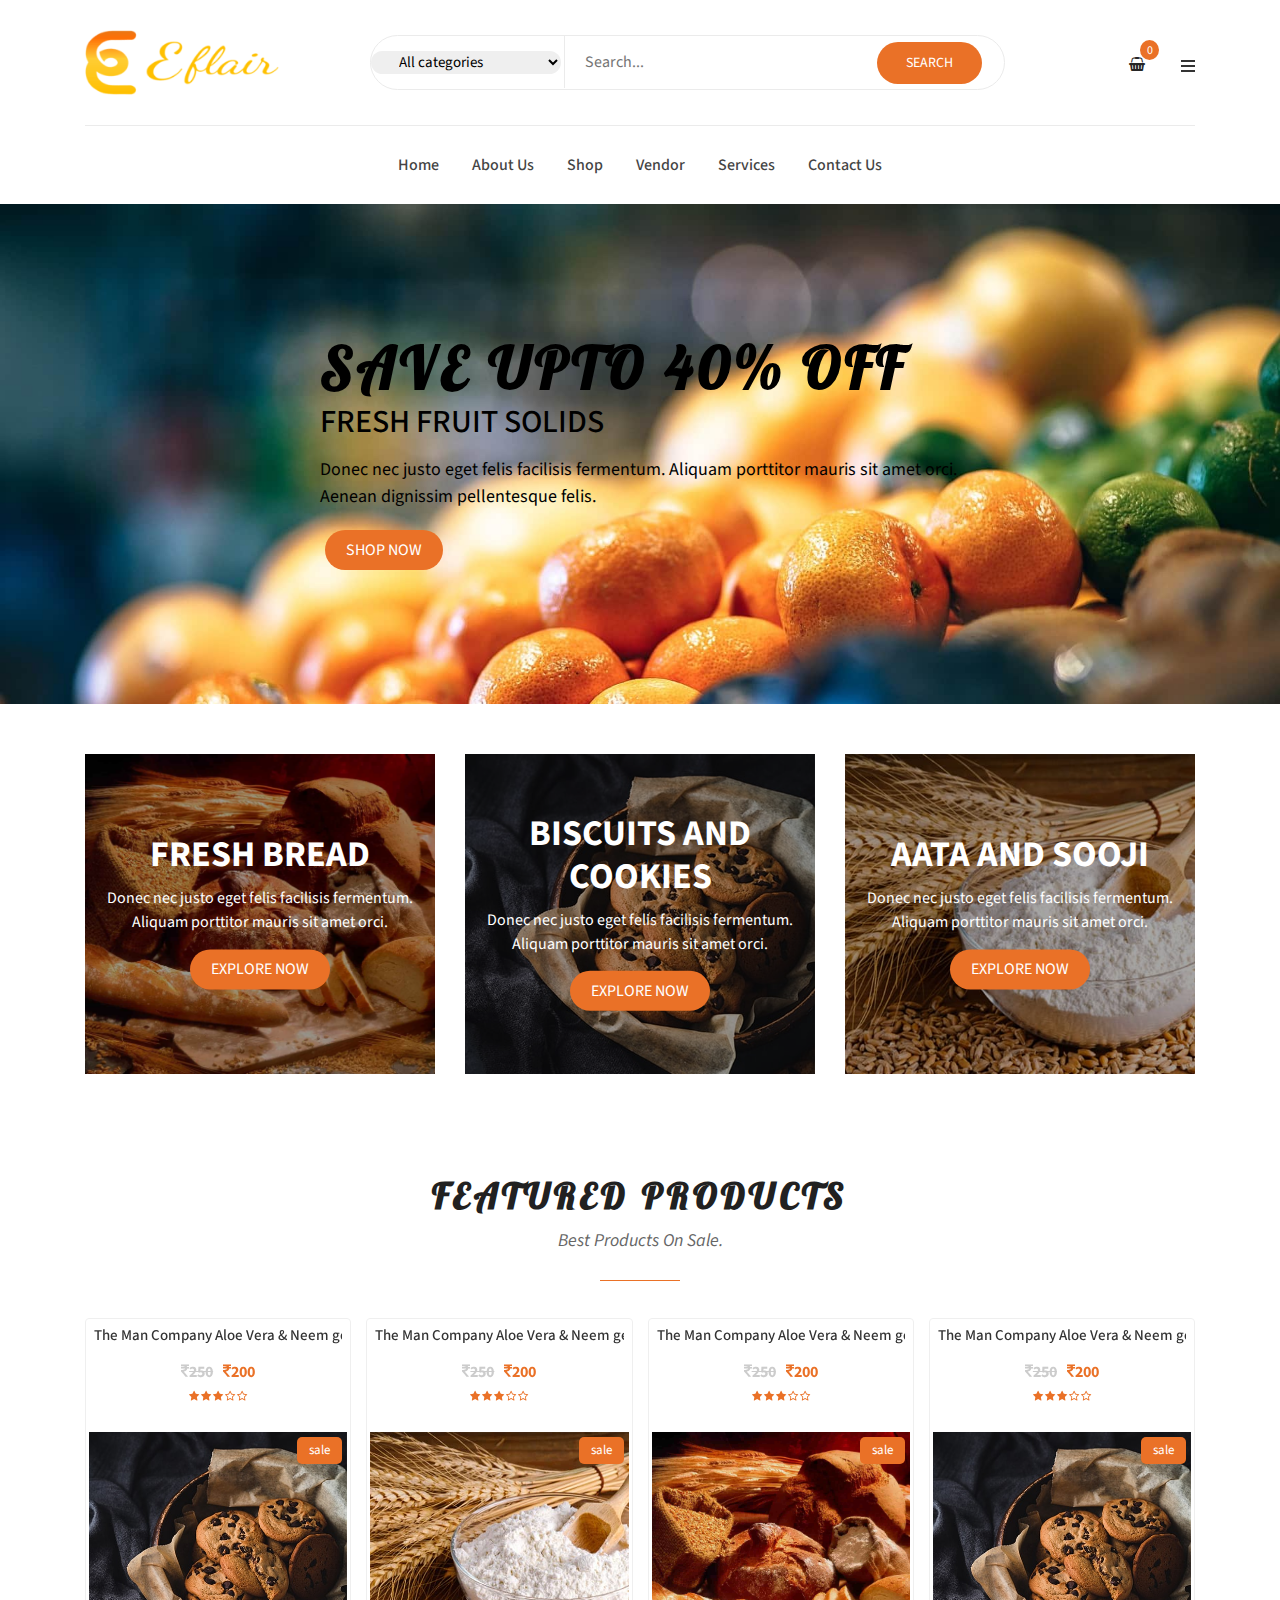
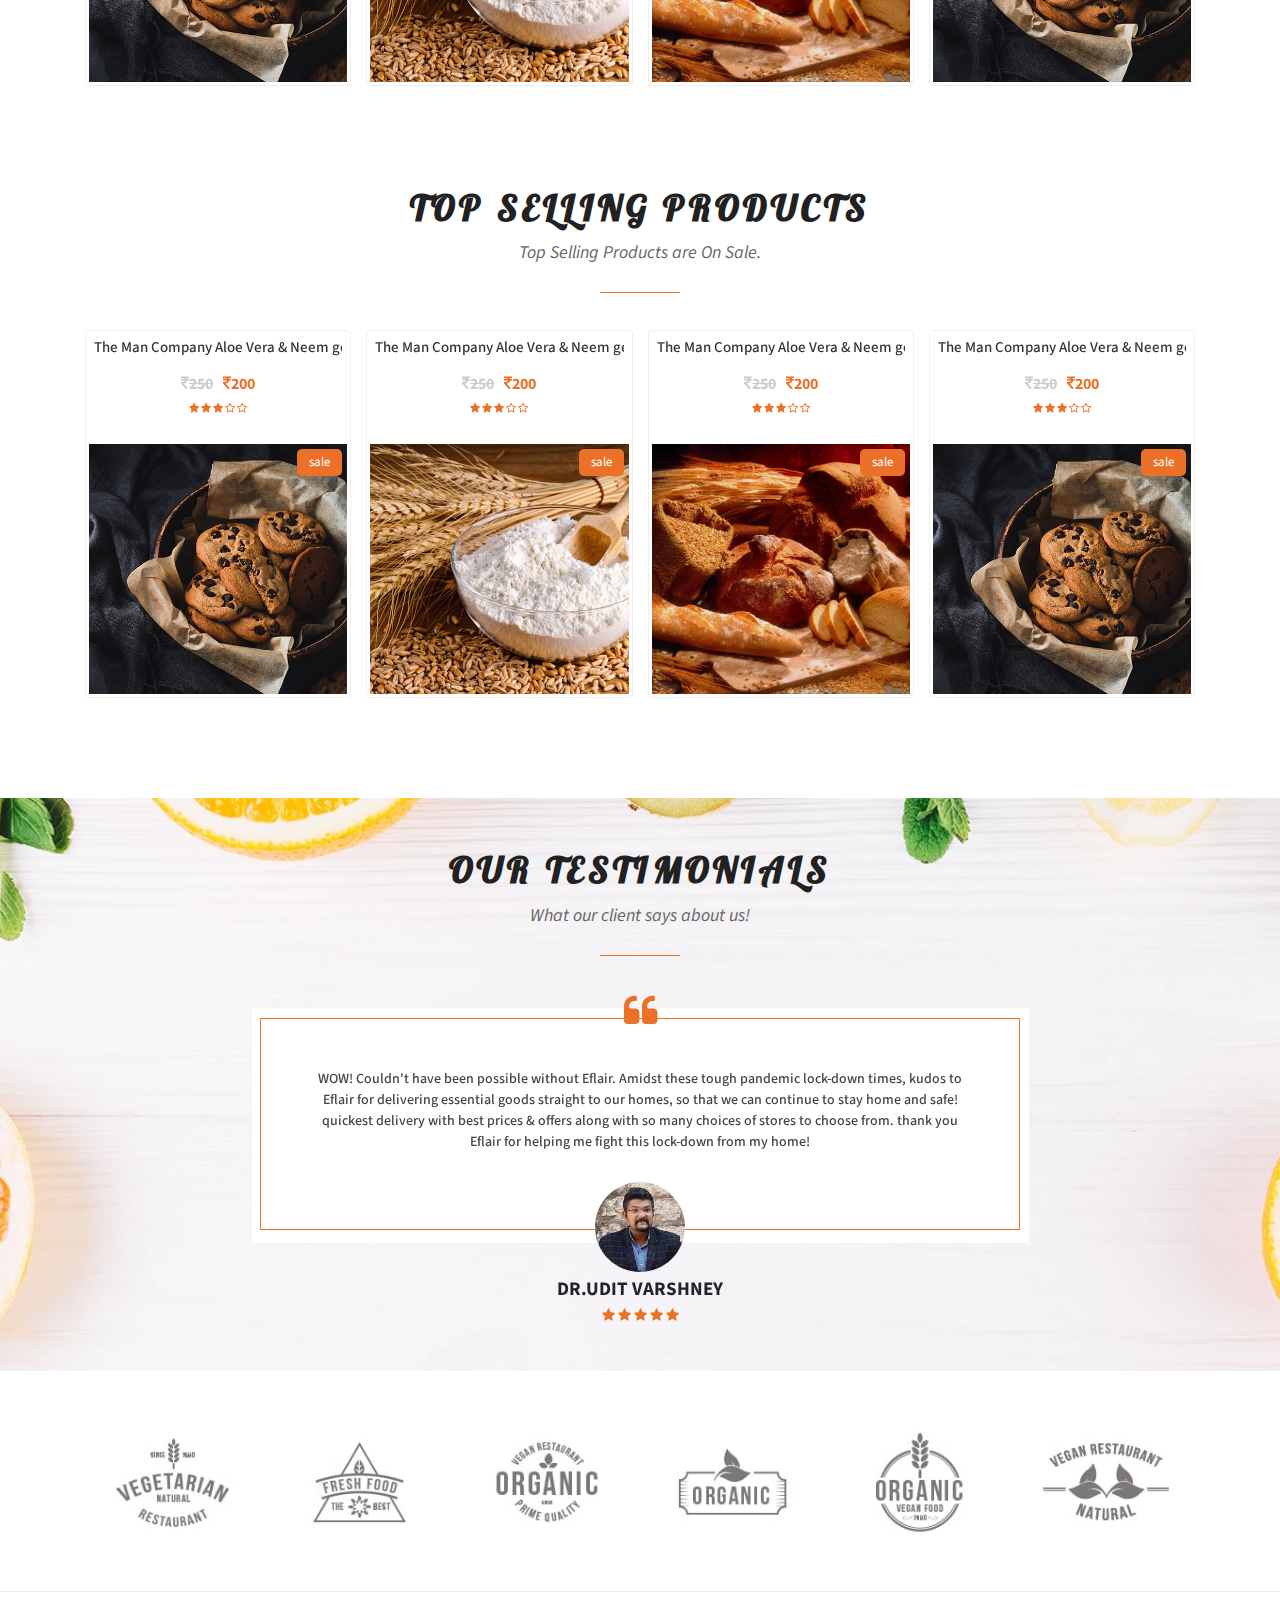
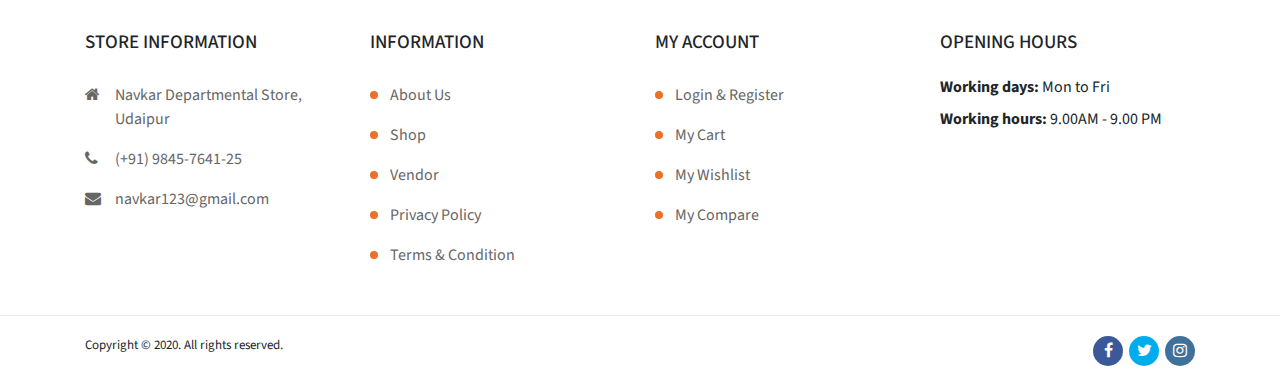
<file: index.html>
<!DOCTYPE html>
<html lang="en">

<head>
    <meta charset="UTF-8">
    <meta name="viewport" content="width=device-width, initial-scale=1.0">
    <title>Eflair Online</title>
    <link rel='shortcut icon' href='assets/images/favicon.png' type='image/x-icon' />
    <link href="https://fonts.googleapis.com/css2?family=Source+Sans+Pro:ital,wght@0,200;0,300;0,400;0,600;0,700;0,900;1,200;1,300;1,400;1,600;1,700;1,900&display=swap" rel="stylesheet">
    <link href="https://fonts.googleapis.com/css2?family=Lobster&display=swap" rel="stylesheet">
    <!-- <link rel="stylesheet" href="https://stackpath.bootstrapcdn.com/font-awesome/4.7.0/css/font-awesome.min.css"> -->
    <link rel="stylesheet" href="assets/font-awesome/css/font-awesome.min.css">
    <link rel="stylesheet" href="assets/bootstrap/css/bootstrap.min.css">
    <link rel="stylesheet" href="assets/OwlCarousel2/dist/assets/owl.carousel.min.css">
    <link rel="stylesheet" href="assets/css/animate.min.css">
    <link rel="stylesheet" href="assets/css/carousel.css">
    <link rel="stylesheet" href="assets/css/style.css">
    <link rel="stylesheet" href="assets/css/responsive.css">
</head>

<body>
    <!-- ======================================
    HEADER
    ======================================= -->
    <header class="siteheader">
        <div class="container">
            <div class="row">
                <div class="col-4 col-sm-4 col-md-4 ddn">
                    <button class="mobilemenu" id="mobilemenu">
                        <span></span>
                        <span></span>
                        <span></span>
                    </button>
                </div>
                <div class="col-4 col-sm-4 col-sm-4 col-lg-3">
                    <div class="logo">
                        <a href="index.html">
                            <img src="assets/images/logo.png" alt="logo">
                        </a>
                    </div>
                </div>
                <div class="col-12 col-sm-7 mdn">
                    <div class="topsearch">
                        <form action="">
                            <select name="term" id="selectcategory" class="select-category">
                                <option value="">All categories</option>
                                <option value="aata-and-sooji">Aata And Sooji</option>
                                <option value="all-cleaners">All Cleaners</option>
                                <option value="baby-care">Baby Care</option>
                                <option value="bath-and-hand-wash">Bath And Hand Wash</option>
                                <option value="biscuits-and-cookies">Biscuits And Cookies</option>
                                <option value="breakfast-cereals">Breakfast Cereals</option>
                                <option value="coffee-tea">Coffee &amp; Tea</option>
                            </select>
                            <div class="searchajax">
                                <input type="text" value="" name="s" id="searrchinput" placeholder="Search..." autocomplete="off">
                                <button type="submit" class="search-button">Search</button>
                            </div>
                        </form>
                    </div>
                </div>
                <div class="col-4 col-sm-4 col-md-4 col-lg-2">
                    <div class="topcart">
                        <ul class="topshopcart">
                            <li>
                                <a href="javascript:;" class="carticon">
                                    <div class="total-cart">0</div>
                                </a>
                            </li>
                            <li>
                                <a href="javascript:;" class="dropicon">
                                    <div class="droplist">
                                        <span></span>
                                        <span></span>
                                        <span></span>
                                    </div>
                                </a>
                                <ul class="dropdown-list">
                                    <li><a href="javascript:">
                                        <i class="fa fa-heart"></i> Wishlist (0)
                                    </a></li>
                                    <li><a href="javascript:;">Login / Signup</a></li>
                                </ul>
                            </li>
                        </ul>
                    </div>
                </div>
            </div>
        </div>

        <div class="container">
            <div class="row">
                <div class="col-sm-12">
                    <div class="menuwrap">
                        <button class="closeme" id="closeme"><i class="fa fa-close"></i></button>
                        <ul class="mainmenu">
                            <li><a href="index.html">Home</a></li>
                            <li><a href="about.html">About Us</a></li>
                            <li class="hasChild">
                                <a href="shop.html">Shop</a>
                                <ul class="dropdown">
                                    <li><a href="javascript:;">Cookies</a></li>
                                    <li><a href="javascript:;">Bread</a></li>
                                    <li><a href="javascript:;">Flours</a></li>
                                    <li><a href="javascript:;">Pulses</a></li>
                                    <li><a href="javascript:;">Grains</a></li>
                                </ul>
                            </li>
                            <li><a href="vendor.html">Vendor</a></li>
                            <li><a href="services.html">Services</a></li>
                            <li><a href="contact.html">Contact Us</a></li>
                        </ul>
                    </div>
                </div>
            </div>
        </div>
    </header>

    <!-- ======================================
    Homepage Banner
    ======================================= -->
    <section class="homebanner" style="background-image: url('assets/images/banner2.jpg');">
        <div class="bannercontent">
            <h2>Save upto 40% off</h2>
            <h4>fresh fruit solids</h4>
            <p>Donec nec justo eget felis facilisis fermentum. Aliquam porttitor mauris sit amet orci. Aenean dignissim pellentesque felis.</p>
            <a href="javascript:;" class="btnshop">Shop Now</a>
        </div>
    </section>

    <!-- ======================================
    Featured Boxes
    ======================================= -->
    <section class="featured">
        <div class="container">
            <div class="row">
                <div class="col-12 col-sm-6 col-md-6 col-lg-4">
                    <div class="fbox">
                        <img src="assets/images/bread.jpg" alt="category">
                        <div class="finfo">
                            <h3>Fresh Bread</h3>
                            <p>Donec nec justo eget felis facilisis fermentum. Aliquam porttitor mauris sit amet orci.</p>
                            <a href="javascript:;" class="btnshop">Explore Now</a>
                        </div>
                    </div>
                </div>

                <div class="col-12 col-sm-6 col-md-6 col-lg-4">
                    <div class="fbox">
                        <img src="assets/images/cookies.jpg" alt="category">
                        <div class="finfo">
                            <h3>Biscuits and Cookies</h3>
                            <p>Donec nec justo eget felis facilisis fermentum. Aliquam porttitor mauris sit amet orci.</p>
                            <a href="javascript:;" class="btnshop">Explore Now</a>
                        </div>
                    </div>
                </div>

                <div class="col-12 col-sm-12 col-md-12 col-lg-4">
                    <div class="fbox">
                        <img src="assets/images/aata.jpg" alt="category">
                        <div class="finfo">
                            <h3>Aata and Sooji</h3>
                            <p>Donec nec justo eget felis facilisis fermentum. Aliquam porttitor mauris sit amet orci.</p>
                            <a href="javascript:;" class="btnshop">Explore Now</a>
                        </div>
                    </div>
                </div>
            </div>
        </div>
    </section>


    <!-- ======================================
    Featured Products
    ======================================= -->
    <section class="featuredProduct">
        <div class="container">
            <div class="row">
                <div class="col-sm-12">
                    <div class="sectiontitle">
                        <h2>Featured Products</h2>
                        <div class="sub">Best Products On Sale.</div>
                        <div class="line"></div>
                    </div>
                </div>
            </div>
            <div class="row">
                <div class="col-sm-12">
                    <div class="owl-carousel owl-theme featuredpro">
                        <div class="item">
                            <div class="probox">
                                <a href="javascript:;">
                                    <div class="proinfo">                                
                                        <h4>The Man Company Aloe Vera & Neem gel</h4>
                                        <div class="prometa">
                                            <div class="price">
                                                <span class="discounted"> <i class="fa fa-inr"></i>250 </span>
                                                <span class="sellprice"> <i class="fa fa-inr"></i>200 </span>
                                            </div>
                                            <div class="rating">
                                                <i class="fa fa-star"></i>
                                                <i class="fa fa-star"></i>
                                                <i class="fa fa-star"></i>
                                                <i class="fa fa-star-o"></i>
                                                <i class="fa fa-star-o"></i>
                                            </div>
                                        </div>
                                        <div class="metalinks">
                                            <a href="javascript:;" class="icon"><i class="fa fa-shopping-cart"></i></a>
                                            <a href="javascript:;" class="icon"><i class="fa fa-heart"></i></a>
                                            <a href="javascript:;" class="icon"><i class="fa fa-eye"></i></a>
                                        </div>
                                    </div>
                                    <div class="thumbnail">
                                        <img src="assets/images/cookies.jpg" alt="product">
                                        <span class="sale">sale</span>
                                    </div>
                                </a>
                            </div>
                        </div>

                        <div class="item">
                            <div class="probox">
                                <a href="javascript:;">
                                    <div class="proinfo">                                
                                        <h4>The Man Company Aloe Vera & Neem gel</h4>
                                        <div class="prometa">
                                            <div class="price">
                                                <span class="discounted"> <i class="fa fa-inr"></i>250 </span>
                                                <span class="sellprice"> <i class="fa fa-inr"></i>200 </span>
                                            </div>
                                            <div class="rating">
                                                <i class="fa fa-star"></i>
                                                <i class="fa fa-star"></i>
                                                <i class="fa fa-star"></i>
                                                <i class="fa fa-star-o"></i>
                                                <i class="fa fa-star-o"></i>
                                            </div>
                                        </div>
                                        <div class="metalinks">
                                            <a href="javascript:;" class="icon"><i class="fa fa-shopping-cart"></i></a>
                                            <a href="javascript:;" class="icon"><i class="fa fa-heart"></i></a>
                                            <a href="javascript:;" class="icon"><i class="fa fa-eye"></i></a>
                                        </div>
                                    </div>
                                    <div class="thumbnail">
                                        <img src="assets/images/aata.jpg" alt="product">
                                        <span class="sale">sale</span>
                                    </div>
                                </a>
                            </div>
                        </div>
                        
                        <div class="item">
                            <div class="probox">
                                <a href="javascript:;">
                                    <div class="proinfo">                                
                                        <h4>The Man Company Aloe Vera & Neem gel</h4>
                                        <div class="prometa">
                                            <div class="price">
                                                <span class="discounted"> <i class="fa fa-inr"></i>250 </span>
                                                <span class="sellprice"> <i class="fa fa-inr"></i>200 </span>
                                            </div>
                                            <div class="rating">
                                                <i class="fa fa-star"></i>
                                                <i class="fa fa-star"></i>
                                                <i class="fa fa-star"></i>
                                                <i class="fa fa-star-o"></i>
                                                <i class="fa fa-star-o"></i>
                                            </div>
                                        </div>
                                        <div class="metalinks">
                                            <a href="javascript:;" class="icon"><i class="fa fa-shopping-cart"></i></a>
                                            <a href="javascript:;" class="icon"><i class="fa fa-heart"></i></a>
                                            <a href="javascript:;" class="icon"><i class="fa fa-eye"></i></a>
                                        </div>
                                    </div>
                                    <div class="thumbnail">
                                        <img src="assets/images/bread.jpg" alt="product">
                                        <span class="sale">sale</span>
                                    </div>
                                </a>
                            </div>
                        </div>

                    </div>
                    <!-- /owl-carousel -->
                </div>               
            </div>
            <!-- /row -->
        </div>
        <!-- /container -->
    </section>


    <!-- ======================================
    Top Selling Products
    ======================================= -->
    <section class="featuredProduct topSelling">
        <div class="container">
            <div class="row">
                <div class="col-sm-12">
                    <div class="sectiontitle">
                        <h2>Top Selling Products</h2>
                        <div class="sub">Top Selling Products are On Sale.</div>
                        <div class="line"></div>
                    </div>
                </div>
            </div>
            <div class="row">
                <div class="col-sm-12">
                    <div class="owl-carousel owl-theme featuredpro">
                        <div class="item">
                            <div class="probox">
                                <a href="javascript:;">
                                    <div class="proinfo">                                
                                        <h4>The Man Company Aloe Vera & Neem gel</h4>
                                        <div class="prometa">
                                            <div class="price">
                                                <span class="discounted"> <i class="fa fa-inr"></i>250 </span>
                                                <span class="sellprice"> <i class="fa fa-inr"></i>200 </span>
                                            </div>
                                            <div class="rating">
                                                <i class="fa fa-star"></i>
                                                <i class="fa fa-star"></i>
                                                <i class="fa fa-star"></i>
                                                <i class="fa fa-star-o"></i>
                                                <i class="fa fa-star-o"></i>
                                            </div>
                                        </div>
                                        <div class="metalinks">
                                            <a href="javascript:;" class="icon"><i class="fa fa-shopping-cart"></i></a>
                                            <a href="javascript:;" class="icon"><i class="fa fa-heart"></i></a>
                                            <a href="javascript:;" class="icon"><i class="fa fa-eye"></i></a>
                                        </div>
                                    </div>
                                    <div class="thumbnail">
                                        <img src="assets/images/cookies.jpg" alt="product">
                                        <span class="sale">sale</span>
                                    </div>
                                </a>
                            </div>
                        </div>

                        <div class="item">
                            <div class="probox">
                                <a href="javascript:;">
                                    <div class="proinfo">                                
                                        <h4>The Man Company Aloe Vera & Neem gel</h4>
                                        <div class="prometa">
                                            <div class="price">
                                                <span class="discounted"> <i class="fa fa-inr"></i>250 </span>
                                                <span class="sellprice"> <i class="fa fa-inr"></i>200 </span>
                                            </div>
                                            <div class="rating">
                                                <i class="fa fa-star"></i>
                                                <i class="fa fa-star"></i>
                                                <i class="fa fa-star"></i>
                                                <i class="fa fa-star-o"></i>
                                                <i class="fa fa-star-o"></i>
                                            </div>
                                        </div>
                                        <div class="metalinks">
                                            <a href="javascript:;" class="icon"><i class="fa fa-shopping-cart"></i></a>
                                            <a href="javascript:;" class="icon"><i class="fa fa-heart"></i></a>
                                            <a href="javascript:;" class="icon"><i class="fa fa-eye"></i></a>
                                        </div>
                                    </div>
                                    <div class="thumbnail">
                                        <img src="assets/images/aata.jpg" alt="product">
                                        <span class="sale">sale</span>
                                    </div>
                                </a>
                            </div>
                        </div>
                        
                        <div class="item">
                            <div class="probox">
                                <a href="javascript:;">
                                    <div class="proinfo">                                
                                        <h4>The Man Company Aloe Vera & Neem gel</h4>
                                        <div class="prometa">
                                            <div class="price">
                                                <span class="discounted"> <i class="fa fa-inr"></i>250 </span>
                                                <span class="sellprice"> <i class="fa fa-inr"></i>200 </span>
                                            </div>
                                            <div class="rating">
                                                <i class="fa fa-star"></i>
                                                <i class="fa fa-star"></i>
                                                <i class="fa fa-star"></i>
                                                <i class="fa fa-star-o"></i>
                                                <i class="fa fa-star-o"></i>
                                            </div>
                                        </div>
                                        <div class="metalinks">
                                            <a href="javascript:;" class="icon"><i class="fa fa-shopping-cart"></i></a>
                                            <a href="javascript:;" class="icon"><i class="fa fa-heart"></i></a>
                                            <a href="javascript:;" class="icon"><i class="fa fa-eye"></i></a>
                                        </div>
                                    </div>
                                    <div class="thumbnail">
                                        <img src="assets/images/bread.jpg" alt="product">
                                        <span class="sale">sale</span>
                                    </div>
                                </a>
                            </div>
                        </div>

                    </div>
                    <!-- /owl-carousel -->
                </div>               
            </div>
            <!-- /row -->
        </div>
        <!-- /container -->
    </section>


    <!-- ======================================
    OUR TESTIMONIALS 
    ======================================= -->
    <section class="testimonails" style="background-image: url('assets/images/banner4-1.jpg');">
        <div class="container">
            <div class="row">
                <div class="col-sm-12">
                    <div class="sectiontitle">
                        <h2>Our Testimonials</h2>
                        <div class="sub">What our client says about us!</div>
                        <div class="line"></div>
                    </div>
                </div>
            </div>
            <!-- /row -->
    
            <div class="row">
                <div class="col-sm-12">
                    
                    <div class="owl-carousel owl-theme testimonailslider">
                        <div class="item">
                            <div class="tinfo">
                                <div class="tbox">
                                    <div class="icomma"><i class="fa fa-quote-left"></i></div>
                                    <div class="text"> WOW! Couldn't have been possible without Eflair. Amidst these tough pandemic lock-down times, kudos to Eflair for delivering essential goods straight to our homes, so that we can continue to stay home and safe! quickest delivery with best prices & offers along with so many choices of stores to choose from. thank you Eflair for helping me fight this lock-down from my home!</div>
                                    <div class="space"></div>
                                </div>
                                <div class="tuserinfo">
                                    <div class="avatar">
                                        <img src="assets/images/UditVarshney.jpg" alt="">
                                    </div>
                                    <h4>Dr.Udit Varshney</h4>
                                    <em></em>
                                    <div class="trating">
                                        <i class="fa fa-star"></i>
                                        <i class="fa fa-star"></i>
                                        <i class="fa fa-star"></i>
                                        <i class="fa fa-star"></i>
                                        <i class="fa fa-star"></i>
                                    </div>
                                </div>
                            </div>
                        </div>
                        <!-- /item -->

                        <div class="item">
                            <div class="tinfo">
                                <div class="tbox">
                                    <div class="icomma"><i class="fa fa-quote-left"></i></div>
                                    <div class="text"> In this time of multiple task at hand with limited time, Eflair is the perfect blend of support as well as solution to all the household problems. Thankful to this platform for making the work much easy. </div>
                                    <div class="space"></div>
                                </div>
                                <div class="tuserinfo">
                                    <div class="avatar">
                                        <img src="assets/images/AkshitaSinghvi.png" alt="">
                                    </div>
                                    <h4>Akshita Singhvi</h4>
                                    <em></em>
                                    <div class="trating">
                                        <i class="fa fa-star"></i>
                                        <i class="fa fa-star"></i>
                                        <i class="fa fa-star"></i>
                                        <i class="fa fa-star"></i>
                                        <i class="fa fa-star"></i>
                                    </div>
                                </div>
                            </div>
                        </div>
                        <!-- /item -->

                        <div class="item">
                            <div class="tinfo">
                                <div class="tbox">
                                    <div class="icomma"><i class="fa fa-quote-left"></i></div>
                                    <div class="text"> We realized that coming to Eflair for effective product entry solutions was not at all a bad choice. In fact it was a "worthy products" towards the path leading to our business growth. We recommend their Big Commerce Product Entry!</div>
                                    <div class="space"></div>
                                </div>
                                <div class="tuserinfo">
                                    <div class="avatar">
                                        <img src="assets/images/AyushiJagetiya-300x300.png" alt="">
                                    </div>
                                    <h4>Ayushi Jagetiya</h4>
                                    <em></em>
                                    <div class="trating">
                                        <i class="fa fa-star"></i>
                                        <i class="fa fa-star"></i>
                                        <i class="fa fa-star"></i>
                                        <i class="fa fa-star"></i>
                                        <i class="fa fa-star"></i>
                                    </div>
                                </div>
                            </div>
                        </div>
                        <!-- /item -->

                        <div class="item">
                            <div class="tinfo">
                                <div class="tbox">
                                    <div class="icomma"><i class="fa fa-quote-left"></i></div>
                                    <div class="text">We as customer were searching for unique level of service by providing an innovative web based ecommerce platform, where the products can be purchased directly from our own town shops and products are delivered the same day, Eflair have delivered a solution that does exactly what we were looking for.</div>
                                    <div class="space"></div>
                                </div>
                                <div class="tuserinfo">
                                    <div class="avatar">
                                        <img src="assets/images/AliYawar-150x150.jpg" alt="">
                                    </div>
                                    <h4>Dr. Ali Yawar</h4>
                                    <em></em>
                                    <div class="trating">
                                        <i class="fa fa-star"></i>
                                        <i class="fa fa-star"></i>
                                        <i class="fa fa-star"></i>
                                        <i class="fa fa-star"></i>
                                        <i class="fa fa-star"></i>
                                    </div>
                                </div>
                            </div>
                        </div>
                        <!-- /item -->

                    </div>
                    <!-- /owl-carousel -->

                </div>
            </div>
            <!-- /row -->
        </div>
        <!-- /container -->
    </section>


    <!-- ======================================
    Client Logo
    ======================================= -->
    <section class="clientlogo">
        <div class="container">
            <div class="row">
                <div class="col-sm-12">
                    <div class="owl-carousel owl-theme clientslider">
                        <div class="item">
                            <a href="javascript">
                                <img src="assets/images/br1.jpg" alt="">
                            </a>
                        </div>
                        <div class="item">
                            <a href="javascript">
                                <img src="assets/images/br2.jpg" alt="">
                            </a>
                        </div>
                        <div class="item">
                            <a href="javascript">
                                <img src="assets/images/br3.jpg" alt="">
                            </a>
                        </div>
                        <div class="item">
                            <a href="javascript">
                                <img src="assets/images/br4.jpg" alt="">
                            </a>
                        </div>
                        <div class="item">
                            <a href="javascript">
                                <img src="assets/images/br5.jpg" alt="">
                            </a>
                        </div>
                        <div class="item">
                            <a href="javascript">
                                <img src="assets/images/br6.jpg" alt="">
                            </a>
                        </div>
                    </div>
                </div>
            </div>
        </div>
    </section>


    <!-- ======================================
    Footer
    ======================================= -->
    <footer class="footer">
        <div class="container fborder">
            <div class="row">
                <div class="col-sm-12 col-md-6 col-lg-3">
                    <div class="footerbox">
                        <h3>STORE INFORMATION</h3>
                        <div class="footeraddress">
                            <ul>
                                <li>
                                    <i class="fa fa-home"></i>
                                    <span>Navkar Departmental Store, Udaipur</span>
                                </li>
                                <li>
                                    <i class="fa fa-phone"></i>
                                    <a href="tel:+919845764125">(+91) 9845-7641-25</a>
                                </li>
                                <li>
                                    <i class="fa fa-envelope"></i>
                                    <a href="mailto:navkar123@gmail.com">navkar123@gmail.com</a>
                                </li>
                            </ul>
                        </div>
                    </div>
                </div>

                <div class="col-sm-12 col-md-6 col-lg-3">
                    <div class="footerbox">
                        <h3>INFORMATION</h3>
                        <ul class="footerlist">
                            <li><a href="javascript:;">About Us</a> </li>
                            <li><a href="javascript:;">Shop</a> </li>
                            <li><a href="javascript:;">Vendor</a> </li>
                            <li><a href="javascript:;">Privacy Policy</a> </li>
                            <li><a href="javascript:;">Terms & Condition</a> </li>
                        </ul>
                    </div>
                </div>

                <div class="col-sm-12 col-md-6 col-lg-3">
                    <div class="footerbox">
                        <h3>MY ACCOUNT</h3>
                        <ul class="footerlist">
                            <li><a href="javascript:;">Login & Register</a> </li>
                            <li><a href="javascript:;">My Cart</a> </li>
                            <li><a href="javascript:;">My Wishlist</a> </li>
                            <li><a href="javascript:;">My Compare</a> </li>
                        </ul>
                    </div>
                </div>

                <div class="col-sm-12 col-md-6 col-lg-3">
                    <div class="footerbox">
                        <h3>OPENING HOURS</h3>
                        <div class="openhours">
                            <p><strong>Working days:</strong> Mon to Fri</p>
                            <p><strong>Working hours:</strong> 9.00AM - 9.00 PM</p>
                        </div>
                    </div>
                </div>
            </div>
        </div>
    </footer>
    <section class="copyright">
        <div class="container">
            <div class="row">
                <div class="col-sm-6">
                    <div class="copytxt">Copyright © 2020. All rights reserved.</div>
                </div>
                <div class="col-sm-6">
                    <ul class="sociallist">
                        <li>
                            <a href="javascript:;" class="facebook">
                                <i class="fa fa-facebook"></i>
                            </a>
                        </li>
                        <li>
                            <a href="javascript:;" class="twitter">
                                <i class="fa fa-twitter"></i>
                            </a>
                        </li>
                        <li>
                            <a href="javascript:;" class="instagram">
                                <i class="fa fa-instagram"></i>
                            </a>
                        </li>
                    </ul>
                </div>
            </div>
        </div>
    </section>
   

</body>

<script src="assets/js/jquery-1.11.3.min.js"></script>
<script src="assets/bootstrap/js/bootstrap.min.js"></script>
<script src="assets/OwlCarousel2/dist/owl.carousel.min.js"></script>
<script src="assets/js/wow.min.js"></script>
<script src="assets/js/jquery.carousel-1.1.min.js"></script>
<script src="assets/js/script.js"></script>
</html>
</file>
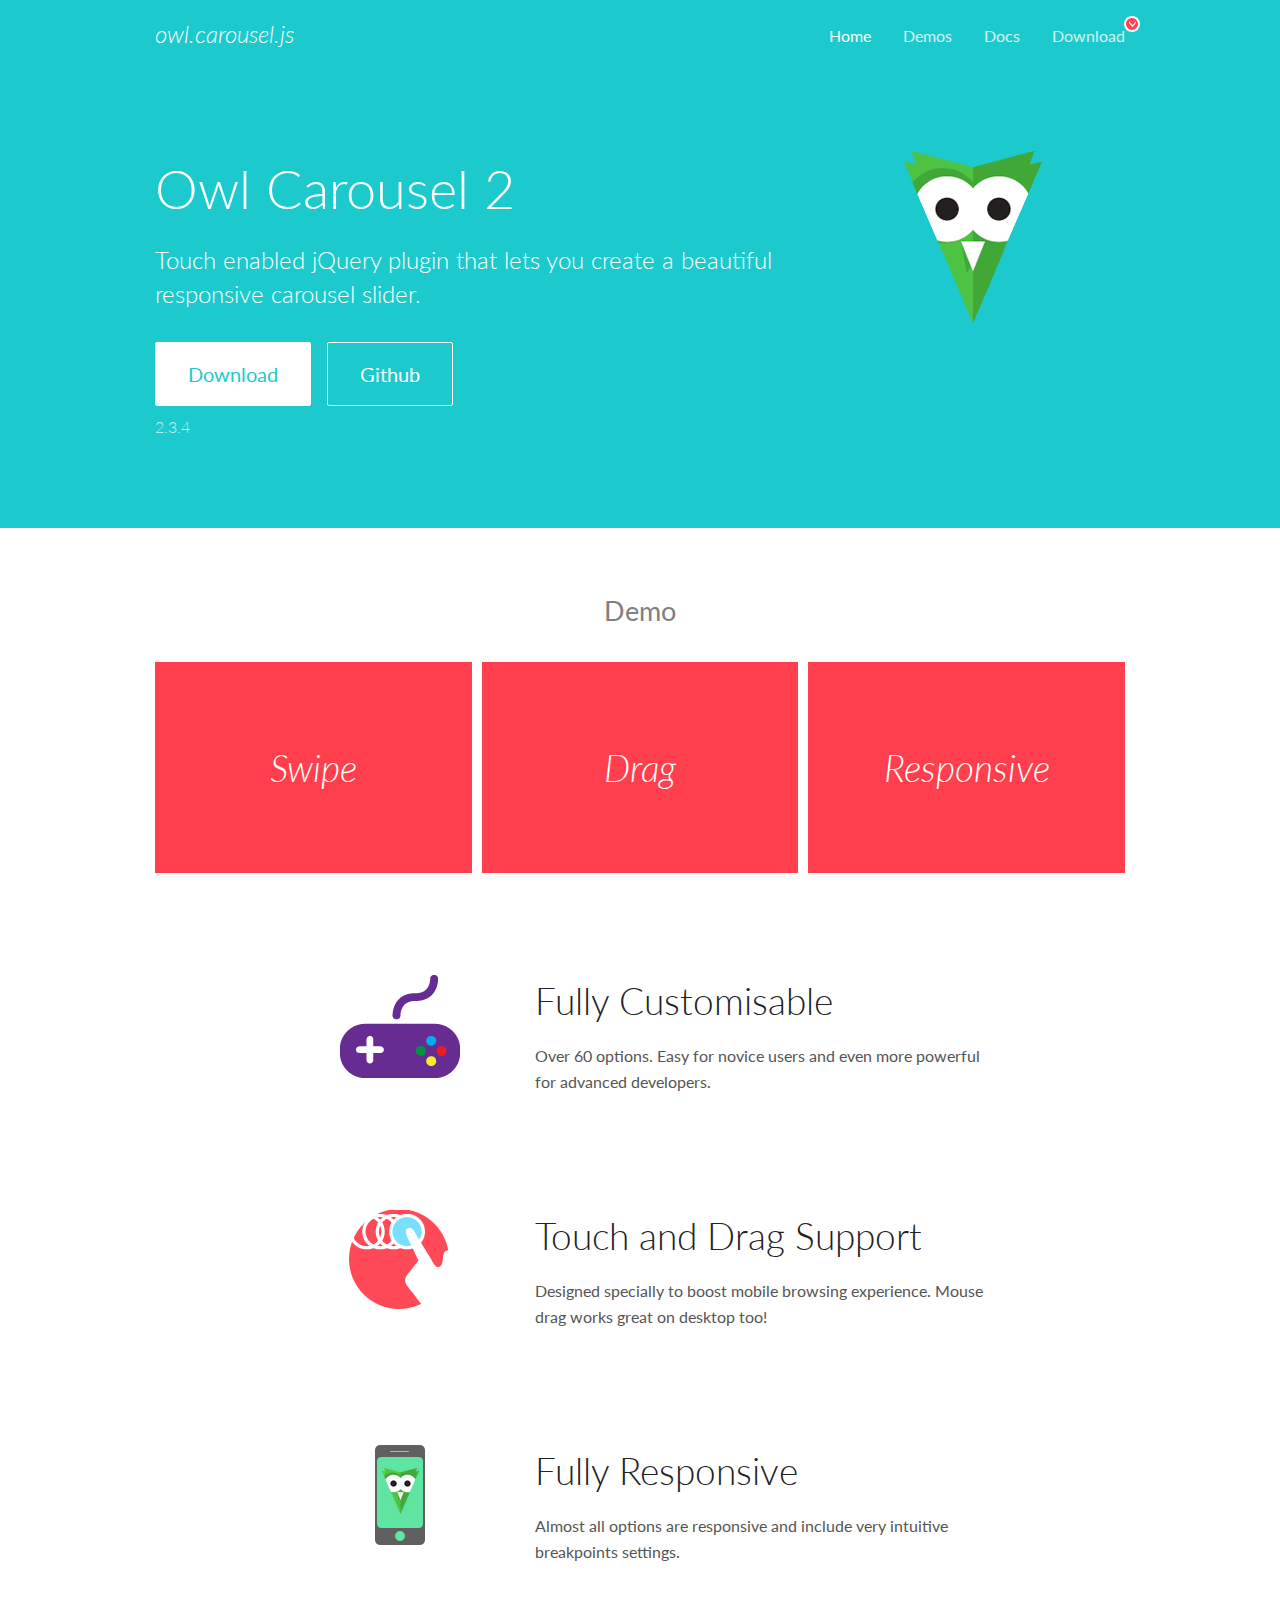
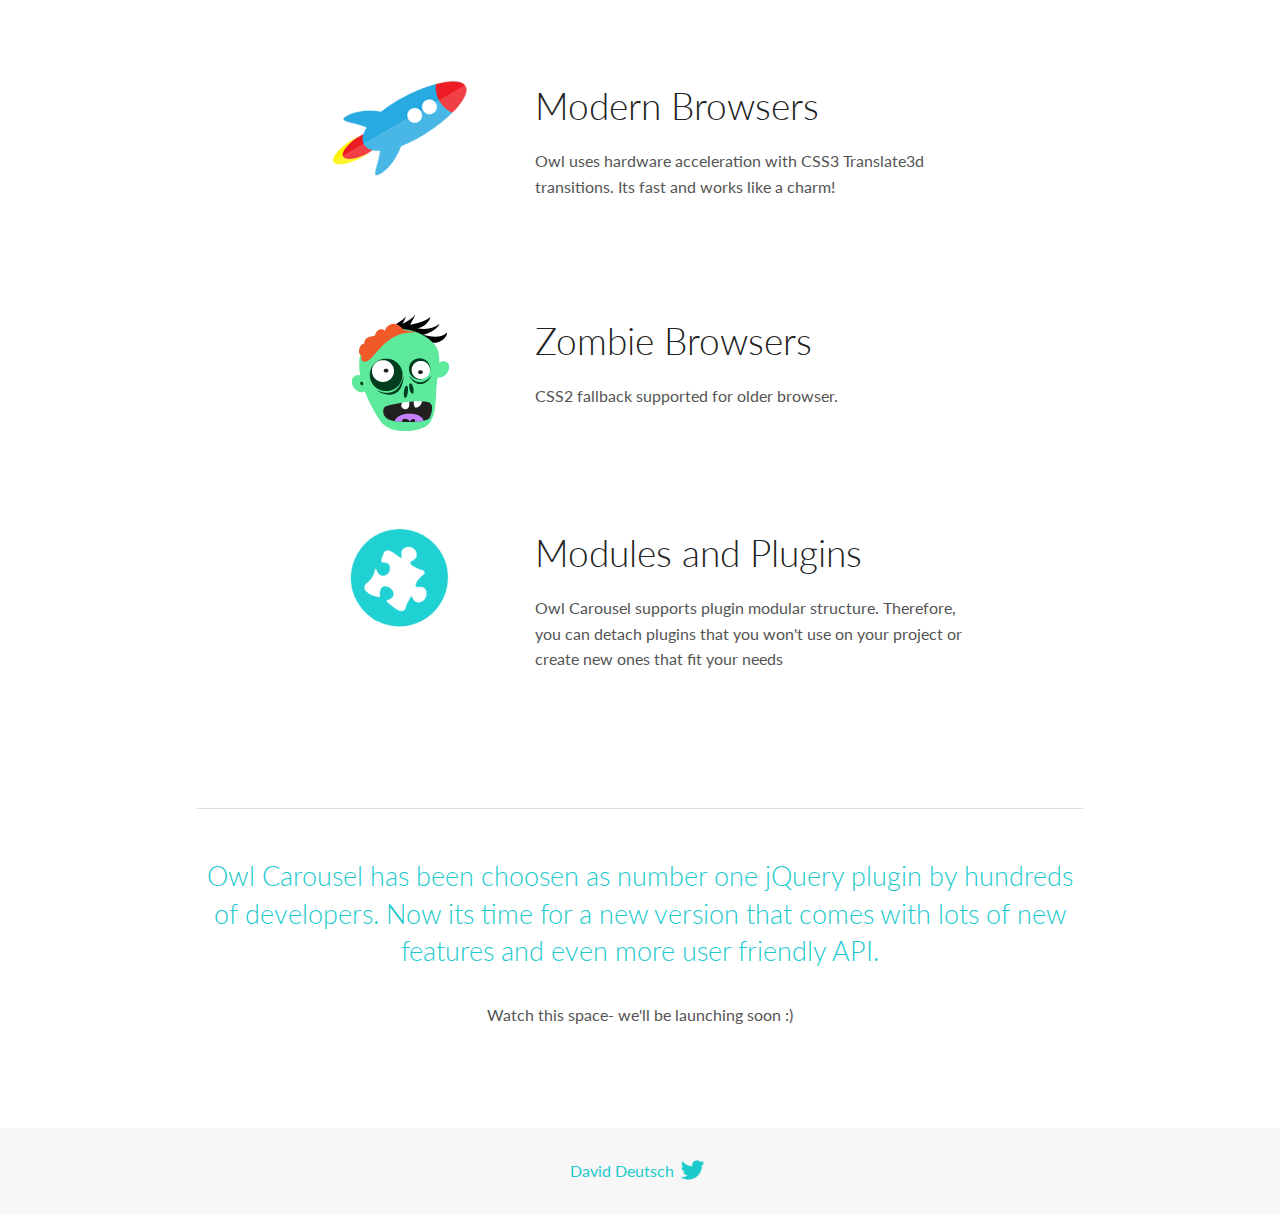
<file: assets/OwlCarousel2/docs/index.html>
<!DOCTYPE html>
<html lang="en">
  <head>

    <!-- head -->
    <meta charset="utf-8">
    <meta name="msapplication-tap-highlight" content="no" />
    <meta name="viewport" content="width=device-width, initial-scale=1.0" />
    <meta name="description" content="Touch enabled jQuery plugin that lets you create beautiful responsive carousel slider.">
    <meta name="author" content="David Deutsch">
    <title>
      Home | Owl Carousel | 2.3.4
    </title>

    <!-- Stylesheets -->
    <link href='https://fonts.googleapis.com/css?family=Lato:300,400,700,400italic,300italic' rel='stylesheet' type='text/css'>
    <link rel="stylesheet" href="assets/css/docs.theme.min.css">

    <!-- Owl Stylesheets -->
    <link rel="stylesheet" href="assets/owlcarousel/assets/owl.carousel.min.css">
    <link rel="stylesheet" href="assets/owlcarousel/assets/owl.theme.default.min.css">

    <!-- HTML5 shim and Respond.js IE8 support of HTML5 elements and media queries -->

    <!--[if lt IE 9]>
      <script src="https://oss.maxcdn.com/libs/html5shiv/3.7.0/html5shiv.js"></script>
      <script src="https://oss.maxcdn.com/libs/respond.js/1.3.0/respond.min.js"></script>
    <![endif]-->

    <!-- Favicons -->
    <link rel="apple-touch-icon-precomposed" sizes="144x144" href="assets/ico/apple-touch-icon-144-precomposed.png">
    <link rel="shortcut icon" href="assets/ico/favicon.png">
    <link rel="shortcut icon" href="favicon.ico">

    <!-- Yeah i know js should not be in header. Its required for demos.-->

    <!-- javascript -->
    <script src="assets/vendors/jquery.min.js"></script>
    <script src="assets/owlcarousel/owl.carousel.js"></script>
  </head>
  <body>

    <!-- header -->
    <header class="header">
      <div class="row">
        <div class="large-12 columns">
          <div class="brand left">
            <h3>
              <a href="/OwlCarousel2/">owl.carousel.js</a> 
            </h3>
          </div>
          <a id="toggle-nav" class="right">
            <span></span> <span></span> <span></span> 
          </a> 
          <div class="nav-bar">
            <ul class="clearfix">
              <li class="active">
                <a href="/OwlCarousel2/index.html">Home</a> 
              </li>
              <li> <a href="/OwlCarousel2/demos/demos.html">Demos</a>  </li>
              <li> <a href="/OwlCarousel2/docs/started-welcome.html">Docs</a>  </li>
              <li>
                <a href="https://github.com/OwlCarousel2/OwlCarousel2/archive/2.3.4.zip">Download</a> 
                <span class="download"></span> 
              </li>
            </ul>
          </div>
        </div>
      </div>
    </header>

    <!-- home panel -->
    <section id="hero">
      <div class="row">
        <div class="large-8 medium-8 columns">
          <h1>Owl Carousel 2</h1>
          <h4>Touch enabled jQuery plugin that lets you create a beautiful responsive carousel slider.</h4>
          <a href="https://github.com/OwlCarousel2/OwlCarousel2/archive/2.3.4.zip" class="hero-button">Download</a> 
          <a href="https://github.com/OwlCarousel2/OwlCarousel2" class="hero-button outline">Github</a> 
          <p>2.3.4</p>
        </div>
        <div class="large-4 medium-4 columns">
          <img class="owl-logo" src="assets/img/owl-logo.png" alt="mr. Owl">
        </div>
      </div>
    </section>

    <!-- body -->
    <div class="home-demo">
      <div class="row">
        <div class="large-12 columns">
          <h3>Demo</h3>
          <div class="owl-carousel">
            <div class="item">
              <h2>Swipe</h2>
            </div>
            <div class="item">
              <h2>Drag</h2>
            </div>
            <div class="item">
              <h2>Responsive</h2>
            </div>
            <div class="item">
              <h2>CSS3</h2>
            </div>
            <div class="item">
              <h2>Fast</h2>
            </div>
            <div class="item">
              <h2>Easy</h2>
            </div>
            <div class="item">
              <h2>Free</h2>
            </div>
            <div class="item">
              <h2>Upgradable</h2>
            </div>
            <div class="item">
              <h2>Tons of options</h2>
            </div>
            <div class="item">
              <h2>Infinity</h2>
            </div>
            <div class="item">
              <h2>Auto Width</h2>
            </div>
          </div>
        </div>
      </div>
    </div>
    <script>
      var owl = $('.owl-carousel');
      owl.owlCarousel({
        margin: 10,
        loop: true,
        responsive: {
          0: {
            items: 1
          },
          600: {
            items: 2
          },
          1000: {
            items: 3
          }
        }
      })
    </script>

    <!-- features -->
    <div id="features">
      <div class="row">
        <div class="small-12 medium-9 small-centered columns">
          <section class="row feature">
            <div class="medium-4 small-12 columns">
              <img src="assets/img/feature-options.png" alt="">
            </div>
            <div class="medium-8 small-12 columns">
              <h2>Fully Customisable</h2>
              <p>Over 60 options. Easy for novice users and even more powerful for advanced developers.</p>
            </div>
          </section>
          <section class="row feature">
            <div class="medium-4 small-12 columns">
              <img src="assets/img/feature-drag.png" alt="">
            </div>
            <div class="medium-8 small-12 columns">
              <h2>Touch and Drag Support</h2>
              <p>Designed specially to boost mobile browsing experience. Mouse drag works great on desktop too!</p>
            </div>
          </section>
          <section class="row feature">
            <div class="medium-4 small-12 columns">
              <img src="assets/img/feature-responsive.png" alt="">
            </div>
            <div class="medium-8 small-12 columns">
              <h2>Fully Responsive</h2>
              <p>Almost all options are responsive and include very intuitive breakpoints settings.</p>
            </div>
          </section>
          <section class="row feature">
            <div class="medium-4 small-12 columns">
              <img src="assets/img/feature-modern.png" alt="">
            </div>
            <div class="medium-8 small-12 columns">
              <h2>Modern Browsers</h2>
              <p>Owl uses hardware acceleration with CSS3 Translate3d transitions. Its fast and works like a charm! </p>
            </div>
          </section>
          <section class="row feature">
            <div class="medium-4 small-12 columns">
              <img src="assets/img/feature-zombie.png" alt="">
            </div>
            <div class="medium-8 small-12 columns">
              <h2>Zombie Browsers</h2>
              <p>CSS2 fallback supported for older browser.</p>
            </div>
          </section>
          <section class="row feature">
            <div class="medium-4 small-12 columns">
              <img src="assets/img/feature-module.png" alt="">
            </div>
            <div class="medium-8 small-12 columns">
              <h2>Modules and Plugins</h2>
              <p>Owl Carousel supports plugin modular structure. Therefore, you can detach plugins that you won&#x27;t use on your project or create new ones that fit your needs</p>
            </div>
          </section>
        </div>
      </div>
    </div>

    <!-- footer -->
    <section id="teaser-text">
      <div class="row">
        <div class="small-12 medium-11 small-centered columns">
          <hr>
          <h3 id="owl-carousel-has-been-choosen-as-number-one-jquery-plugin-by-hundreds-of-developers-now-its-time-for-a-new-version-that-comes-with-lots-of-new-features-and-even-more-user-friendly-api-">Owl Carousel has been choosen as number one jQuery plugin by hundreds of developers. Now its time for a new version that comes with lots of new features and even more user friendly API.</h3>
          <p>Watch this space- we&#39;ll be launching soon :)</p>
        </div>
      </div>
    </section>

    <!-- footer -->
    <footer class="footer">
      <div class="row">
        <div class="large-12 columns">
          <h5>
            <a href="/OwlCarousel2/docs/support-contact.html">David Deutsch</a> 
            <a id="custom-tweet-button" href="https://twitter.com/share?url=https://github.com/OwlCarousel2/OwlCarousel2&text=Owl Carousel - This is so awesome! " target="_blank"></a> 
          </h5>
        </div>
      </div>
    </footer>

    <!-- vendors -->
    <script src="assets/vendors/highlight.js"></script>
    <script src="assets/js/app.js"></script>
  </body>
</html>
</file>
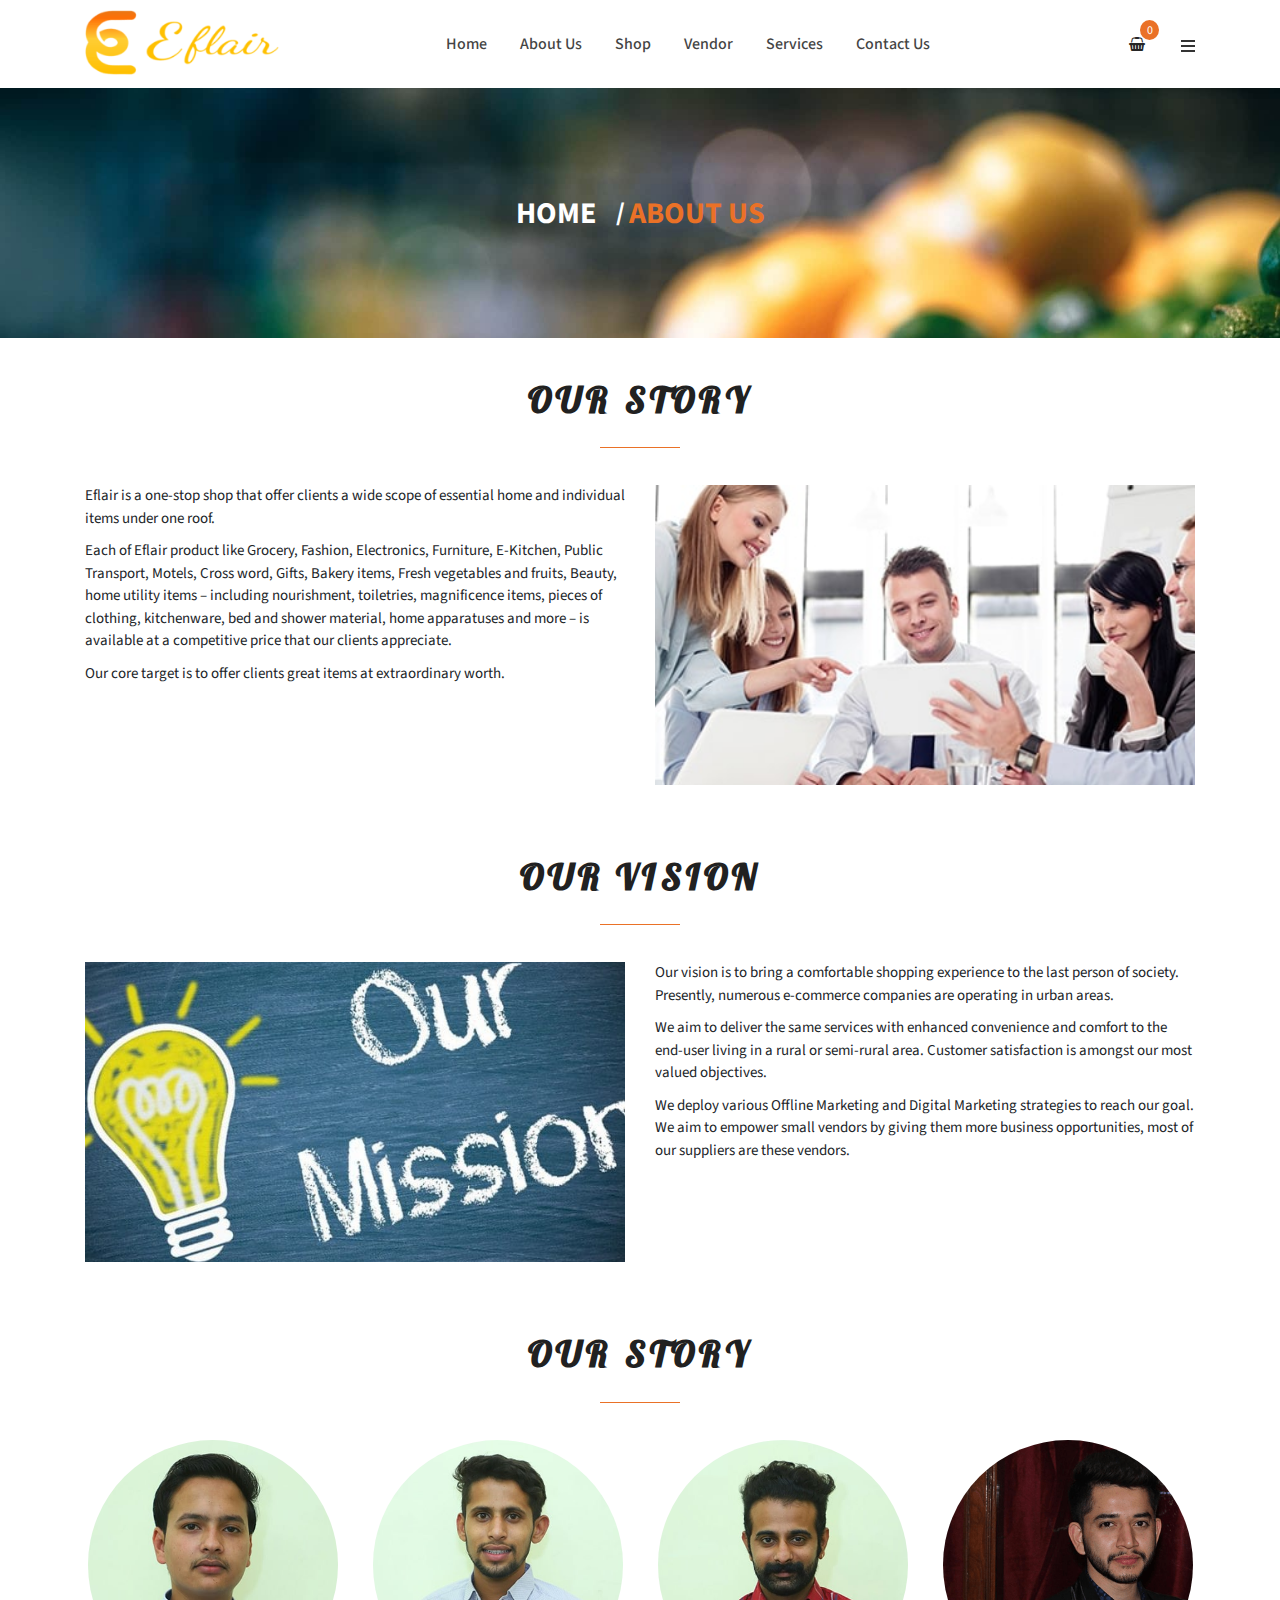
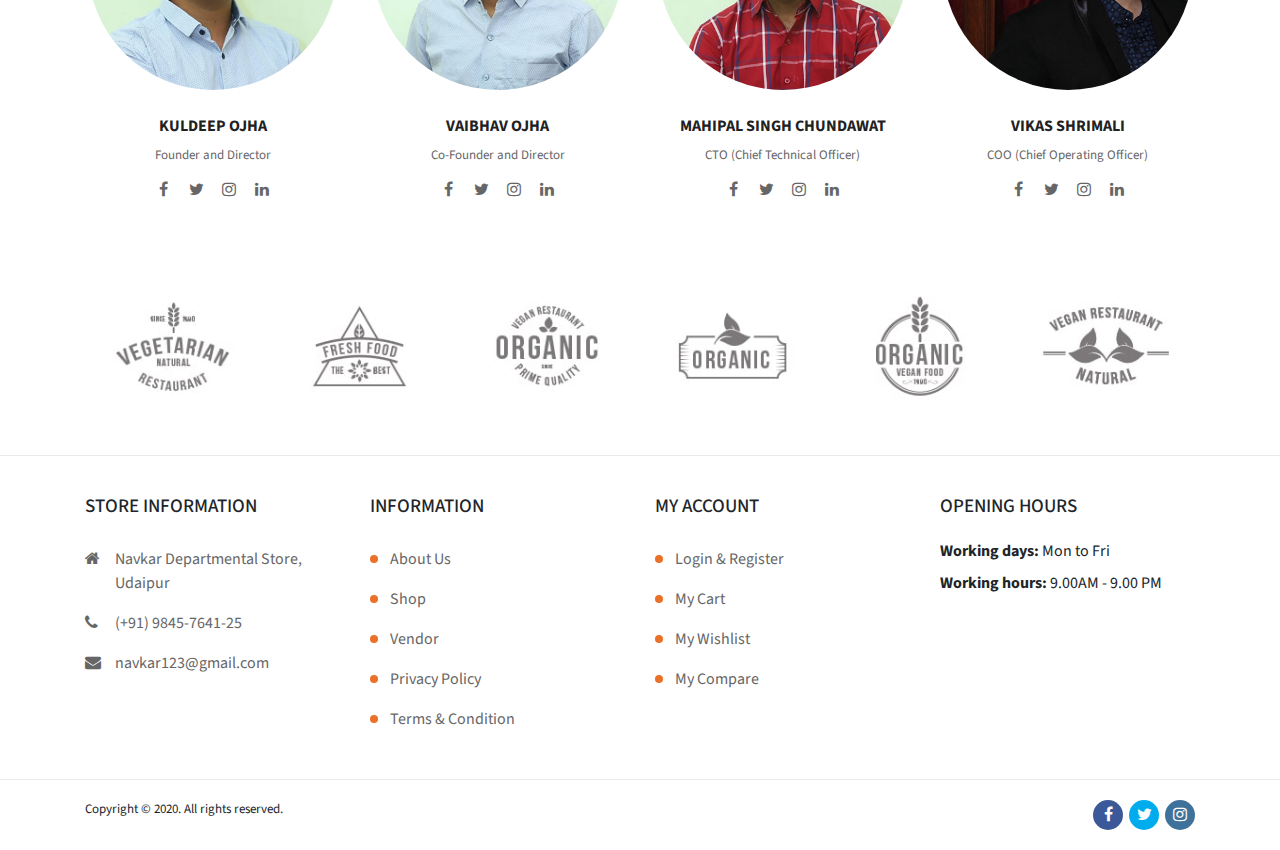
<file: about.html>
<!DOCTYPE html>
<html lang="en">

<head>
    <meta charset="UTF-8">
    <meta name="viewport" content="width=device-width, initial-scale=1.0">
    <title>Eflair Online</title>
    <link rel='shortcut icon' href='assets/images/favicon.png' type='image/x-icon' />
    <link href="https://fonts.googleapis.com/css2?family=Source+Sans+Pro:ital,wght@0,200;0,300;0,400;0,600;0,700;0,900;1,200;1,300;1,400;1,600;1,700;1,900&display=swap" rel="stylesheet">
    <link href="https://fonts.googleapis.com/css2?family=Lobster&display=swap" rel="stylesheet">
    <link rel="stylesheet" href="assets/font-awesome/css/font-awesome.min.css">
    <link rel="stylesheet" href="assets/bootstrap/css/bootstrap.min.css">
    <link rel="stylesheet" href="assets/OwlCarousel2/dist/assets/owl.carousel.min.css">
    <link rel="stylesheet" href="assets/css/animate.min.css">
    <link rel="stylesheet" href="assets/css/carousel.css">
    <link rel="stylesheet" href="assets/css/style.css">
    <link rel="stylesheet" href="assets/css/responsive.css">
</head>

<body>
    <!-- ======================================
    HEADER
    ======================================= -->
    <header class="siteheader innerheader">
        <div class="container">
            <div class="row">
                <div class="col-4 col-sm-4 col-md-4 ddn">
                    <button class="mobilemenu" id="mobilemenu">
                        <span></span>
                        <span></span>
                        <span></span>
                    </button>
                </div>
                <div class="col-4 col-sm-4 col-sm-4 col-lg-3">
                    <div class="logo">
                        <a href="index.html">
                            <img src="assets/images/logo.png" alt="logo">
                        </a>
                    </div>
                </div>
                <div class="col-12 col-sm-7 mdn">
                    <div class="menuwrap">
                        <ul class="mainmenu">
                            <li><a href="index.html">Home</a></li>
                            <li><a href="about.html">About Us</a></li>
                            <li class="hasChild">
                                <a href="shop.html">Shop</a>
                                <ul class="dropdown">
                                    <li><a href="javascript:;">Cookies</a></li>
                                    <li><a href="javascript:;">Bread</a></li>
                                    <li><a href="javascript:;">Flours</a></li>
                                    <li><a href="javascript:;">Pulses</a></li>
                                    <li><a href="javascript:;">Grains</a></li>
                                </ul>
                            </li>
                            <li><a href="vendor.html">Vendor</a></li>
                            <li><a href="services.html">Services</a></li>
                            <li><a href="contact.html">Contact Us</a></li>
                        </ul>
                    </div>
                </div>
                <div class="col-4 col-sm-4 col-md-4 col-lg-2">
                    <div class="topcart">
                        <ul class="topshopcart">
                            <li>
                                <a href="javascript:;" class="carticon">
                                    <div class="total-cart">0</div>
                                </a>
                            </li>
                            <li>
                                <a href="javascript:;" class="dropicon">
                                    <div class="droplist">
                                        <span></span>
                                        <span></span>
                                        <span></span>
                                    </div>
                                </a>
                                <ul class="dropdown-list">
                                    <li><a href="javascript:">
                                        <i class="fa fa-heart"></i> Wishlist (0)
                                    </a></li>
                                    <li><a href="javascript:;">Login / Signup</a></li>
                                </ul>
                            </li>
                        </ul>
                    </div>
                </div>
            </div>
        </div>

        <div class="container innermenumain">
            <div class="row">
                <div class="col-sm-12">
                    <div class="menuwrap">
                        <button class="closeme" id="closeme"><i class="fa fa-close"></i></button>
                        <ul class="mainmenu">
                            <li><a href="index.html">Home</a></li>
                            <li><a href="about.html">About Us</a></li>
                            <li class="hasChild">
                                <a href="shop.html">Shop</a>
                                <ul class="dropdown">
                                    <li><a href="javascript:;">Cookies</a></li>
                                    <li><a href="javascript:;">Bread</a></li>
                                    <li><a href="javascript:;">Flours</a></li>
                                    <li><a href="javascript:;">Pulses</a></li>
                                    <li><a href="javascript:;">Grains</a></li>
                                </ul>
                            </li>
                            <li><a href="vendor.html">Vendor</a></li>
                            <li><a href="services.html">Services</a></li>
                            <li><a href="contact.html">Contact Us</a></li>
                        </ul>
                    </div>
                </div>
            </div>
        </div>

    </header>

    <!-- ======================================
    Page Banner
    ======================================= -->
    <section class="pagebanner" style="background-image: url('assets/images/banner2.jpg');">
        <div class="bannercontent">
            <ul class="pagebreadcomb">
                <li><a href="index.html">Home</a></li>
                <li>About Us</li>
            </ul>
        </div>
    </section>


    <div class="maincontent">

    <!-- ======================================
    Our Story
    ======================================= -->
    <section class="ourstory">
        <div class="container">
            <div class="row">
                <div class="col-sm-12">
                    <div class="sectiontitle">
                        <h2>Our Story</h2>
                        <div class="line"></div>
                    </div>
                </div>
            </div>
            <div class="row">
                <div class="col-sm-12 col-md-6">
                    <div class="storycontent">
                        <p>Eflair is a one-stop shop that offer clients a wide scope of essential home and individual items under one roof.</p>
                        <p>Each of Eflair product like Grocery, Fashion, Electronics, Furniture, E-Kitchen, Public Transport, Motels, Cross word, Gifts, Bakery items, Fresh vegetables and fruits, Beauty, home utility items – including nourishment, toiletries, magnificence items, pieces of clothing, kitchenware, bed and shower material, home apparatuses and more – is available at a competitive price that our clients appreciate.</p>
                        <p>Our core target is to offer clients great items at extraordinary worth.</p>
                    </div>
                </div>
                <div class="col-sm-12 col-md-6">
                    <div class="storyimage">
                        <img src="assets/images/about-story-1.jpg" alt="">
                    </div>
                </div>
            </div>
        </div>
    </section>


    <!-- ======================================
    Our Vision
    ======================================= -->
    <section class="ourstory outvision">
        <div class="container">
            <div class="row">
                <div class="col-sm-12">
                    <div class="sectiontitle">
                        <h2>Our Vision</h2>
                        <div class="line"></div>
                    </div>
                </div>
            </div>
            <div class="row">

                <div class="col-sm-12 col-md-6">
                    <div class="storyimage">
                        <img src="assets/images/mission.jpg" alt="">
                    </div>
                </div>

                <div class="col-sm-12 col-md-6">
                    <div class="storycontent">
                        <p>Our vision is to bring a comfortable shopping experience to the last person of society. Presently, numerous e-commerce companies are operating in urban areas.</p>
                        <p>We aim to deliver the same services with enhanced convenience and comfort to the end-user living in a rural or semi-rural area. Customer satisfaction is amongst our most valued objectives.</p>
                        <p>We deploy various Offline Marketing and Digital Marketing strategies to reach our goal. We aim to empower small vendors by giving them more business opportunities, most of our suppliers are these vendors.</p>
                    </div>
                </div>
                
            </div>
        </div>
    </section>


     <!-- ======================================
    Our Vision
    ======================================= -->
    <section class="ourteam">
        <div class="container">
            <div class="row">
                <div class="col-sm-12">
                    <div class="sectiontitle">
                        <h2>Our Story</h2>
                        <div class="line"></div>
                    </div>
                </div>
            </div>
            <div class="row">
                <div class="col-sm-12 col-sm-6 col-md-6 col-lg-3">
                    <div class="teambox">
                        <div class="imgthumbnail">
                            <img src="assets/images/team/KULDEEP.jpg" alt="KULDEEP">
                        </div>
                        <h3>KULDEEP OJHA</h3>
                        <p>Founder and Director</p>
                        <ul class="socialist">
                            <li><a href="javascript:;"><i class="fa fa-facebook"></i></a></li>
                            <li><a href="javascript:;"><i class="fa fa-twitter"></i></a></li>
                            <li><a href="javascript:;"><i class="fa fa-instagram"></i></a></li>
                            <li><a href="javascript:;"><i class="fa fa-linkedin"></i></a></li>
                        </ul>
                    </div>
                </div> 

                <div class="col-sm-12 col-sm-6 col-md-6 col-lg-3">
                    <div class="teambox">
                        <div class="imgthumbnail">
                            <img src="assets/images/team/Vaibhav.jpg" alt="VAIBHAV OJHA">
                        </div>
                        <h3>VAIBHAV OJHA</h3>
                        <p>Co-Founder and Director</p>
                        <ul class="socialist">
                            <li><a href="javascript:;"><i class="fa fa-facebook"></i></a></li>
                            <li><a href="javascript:;"><i class="fa fa-twitter"></i></a></li>
                            <li><a href="javascript:;"><i class="fa fa-instagram"></i></a></li>
                            <li><a href="javascript:;"><i class="fa fa-linkedin"></i></a></li>
                        </ul>
                    </div>
                </div> 

                <div class="col-sm-12 col-sm-6 col-md-6 col-lg-3">
                    <div class="teambox">
                        <div class="imgthumbnail">
                            <img src="assets/images/team/MahipalSinghChundawat.jpg" alt="MAHIPAL SINGH CHUNDAWAT">
                        </div>
                        <h3>MAHIPAL SINGH CHUNDAWAT</h3>
                        <p>CTO (Chief Technical Officer)</p>
                        <ul class="socialist">
                            <li><a href="javascript:;"><i class="fa fa-facebook"></i></a></li>
                            <li><a href="javascript:;"><i class="fa fa-twitter"></i></a></li>
                            <li><a href="javascript:;"><i class="fa fa-instagram"></i></a></li>
                            <li><a href="javascript:;"><i class="fa fa-linkedin"></i></a></li>
                        </ul>
                    </div>
                </div> 

                <div class="col-sm-12 col-sm-6 col-md-6 col-lg-3">
                    <div class="teambox">
                        <div class="imgthumbnail">
                            <img src="assets/images/team/VikasShrimali.png" alt="VIKAS SHRIMALI">
                        </div>
                        <h3>VIKAS SHRIMALI</h3>
                        <p>COO (Chief Operating Officer)</p>
                        <ul class="socialist">
                            <li><a href="javascript:;"><i class="fa fa-facebook"></i></a></li>
                            <li><a href="javascript:;"><i class="fa fa-twitter"></i></a></li>
                            <li><a href="javascript:;"><i class="fa fa-instagram"></i></a></li>
                            <li><a href="javascript:;"><i class="fa fa-linkedin"></i></a></li>
                        </ul>
                    </div>
                </div> 

            </div>
        </div>
    </section>

    </div>
    <!-- maincontent -->


    <!-- ======================================
    Client Logo
    ======================================= -->
    <section class="clientlogo">
        <div class="container">
            <div class="row">
                <div class="col-sm-12">
                    <div class="owl-carousel owl-theme clientslider">
                        <div class="item">
                            <a href="javascript">
                                <img src="assets/images/br1.jpg" alt="">
                            </a>
                        </div>
                        <div class="item">
                            <a href="javascript">
                                <img src="assets/images/br2.jpg" alt="">
                            </a>
                        </div>
                        <div class="item">
                            <a href="javascript">
                                <img src="assets/images/br3.jpg" alt="">
                            </a>
                        </div>
                        <div class="item">
                            <a href="javascript">
                                <img src="assets/images/br4.jpg" alt="">
                            </a>
                        </div>
                        <div class="item">
                            <a href="javascript">
                                <img src="assets/images/br5.jpg" alt="">
                            </a>
                        </div>
                        <div class="item">
                            <a href="javascript">
                                <img src="assets/images/br6.jpg" alt="">
                            </a>
                        </div>
                    </div>
                </div>
            </div>
        </div>
    </section>


    <!-- ======================================
    Footer
    ======================================= -->
    <footer class="footer">
        <div class="container fborder">
            <div class="row">
                <div class="col-sm-12 col-md-6 col-lg-3">
                    <div class="footerbox">
                        <h3>STORE INFORMATION</h3>
                        <div class="footeraddress">
                            <ul>
                                <li>
                                    <i class="fa fa-home"></i>
                                    <span>Navkar Departmental Store, Udaipur</span>
                                </li>
                                <li>
                                    <i class="fa fa-phone"></i>
                                    <a href="tel:+919845764125">(+91) 9845-7641-25</a>
                                </li>
                                <li>
                                    <i class="fa fa-envelope"></i>
                                    <a href="mailto:navkar123@gmail.com">navkar123@gmail.com</a>
                                </li>
                            </ul>
                        </div>
                    </div>
                </div>

                <div class="col-sm-12 col-md-6 col-lg-3">
                    <div class="footerbox">
                        <h3>INFORMATION</h3>
                        <ul class="footerlist">
                            <li><a href="javascript:;">About Us</a> </li>
                            <li><a href="javascript:;">Shop</a> </li>
                            <li><a href="javascript:;">Vendor</a> </li>
                            <li><a href="javascript:;">Privacy Policy</a> </li>
                            <li><a href="javascript:;">Terms & Condition</a> </li>
                        </ul>
                    </div>
                </div>

                <div class="col-sm-12 col-md-6 col-lg-3">
                    <div class="footerbox">
                        <h3>MY ACCOUNT</h3>
                        <ul class="footerlist">
                            <li><a href="javascript:;">Login & Register</a> </li>
                            <li><a href="javascript:;">My Cart</a> </li>
                            <li><a href="javascript:;">My Wishlist</a> </li>
                            <li><a href="javascript:;">My Compare</a> </li>
                        </ul>
                    </div>
                </div>

                <div class="col-sm-12 col-md-6 col-lg-3">
                    <div class="footerbox">
                        <h3>OPENING HOURS</h3>
                        <div class="openhours">
                            <p><strong>Working days:</strong> Mon to Fri</p>
                            <p><strong>Working hours:</strong> 9.00AM - 9.00 PM</p>
                        </div>
                    </div>
                </div>
            </div>
        </div>
    </footer>
    <section class="copyright">
        <div class="container">
            <div class="row">
                <div class="col-sm-6">
                    <div class="copytxt">Copyright © 2020. All rights reserved.</div>
                </div>
                <div class="col-sm-6">
                    <ul class="sociallist">
                        <li>
                            <a href="javascript:;" class="facebook">
                                <i class="fa fa-facebook"></i>
                            </a>
                        </li>
                        <li>
                            <a href="javascript:;" class="twitter">
                                <i class="fa fa-twitter"></i>
                            </a>
                        </li>
                        <li>
                            <a href="javascript:;" class="instagram">
                                <i class="fa fa-instagram"></i>
                            </a>
                        </li>
                    </ul>
                </div>
            </div>
        </div>
    </section>
   

</body>

<script src="assets/js/jquery-1.11.3.min.js"></script>
<script src="assets/bootstrap/js/bootstrap.min.js"></script>
<script src="assets/OwlCarousel2/dist/owl.carousel.min.js"></script>
<script src="assets/js/wow.min.js"></script>
<script src="assets/js/jquery.carousel-1.1.min.js"></script>
<script src="assets/js/script.js"></script>
</html>
</file>
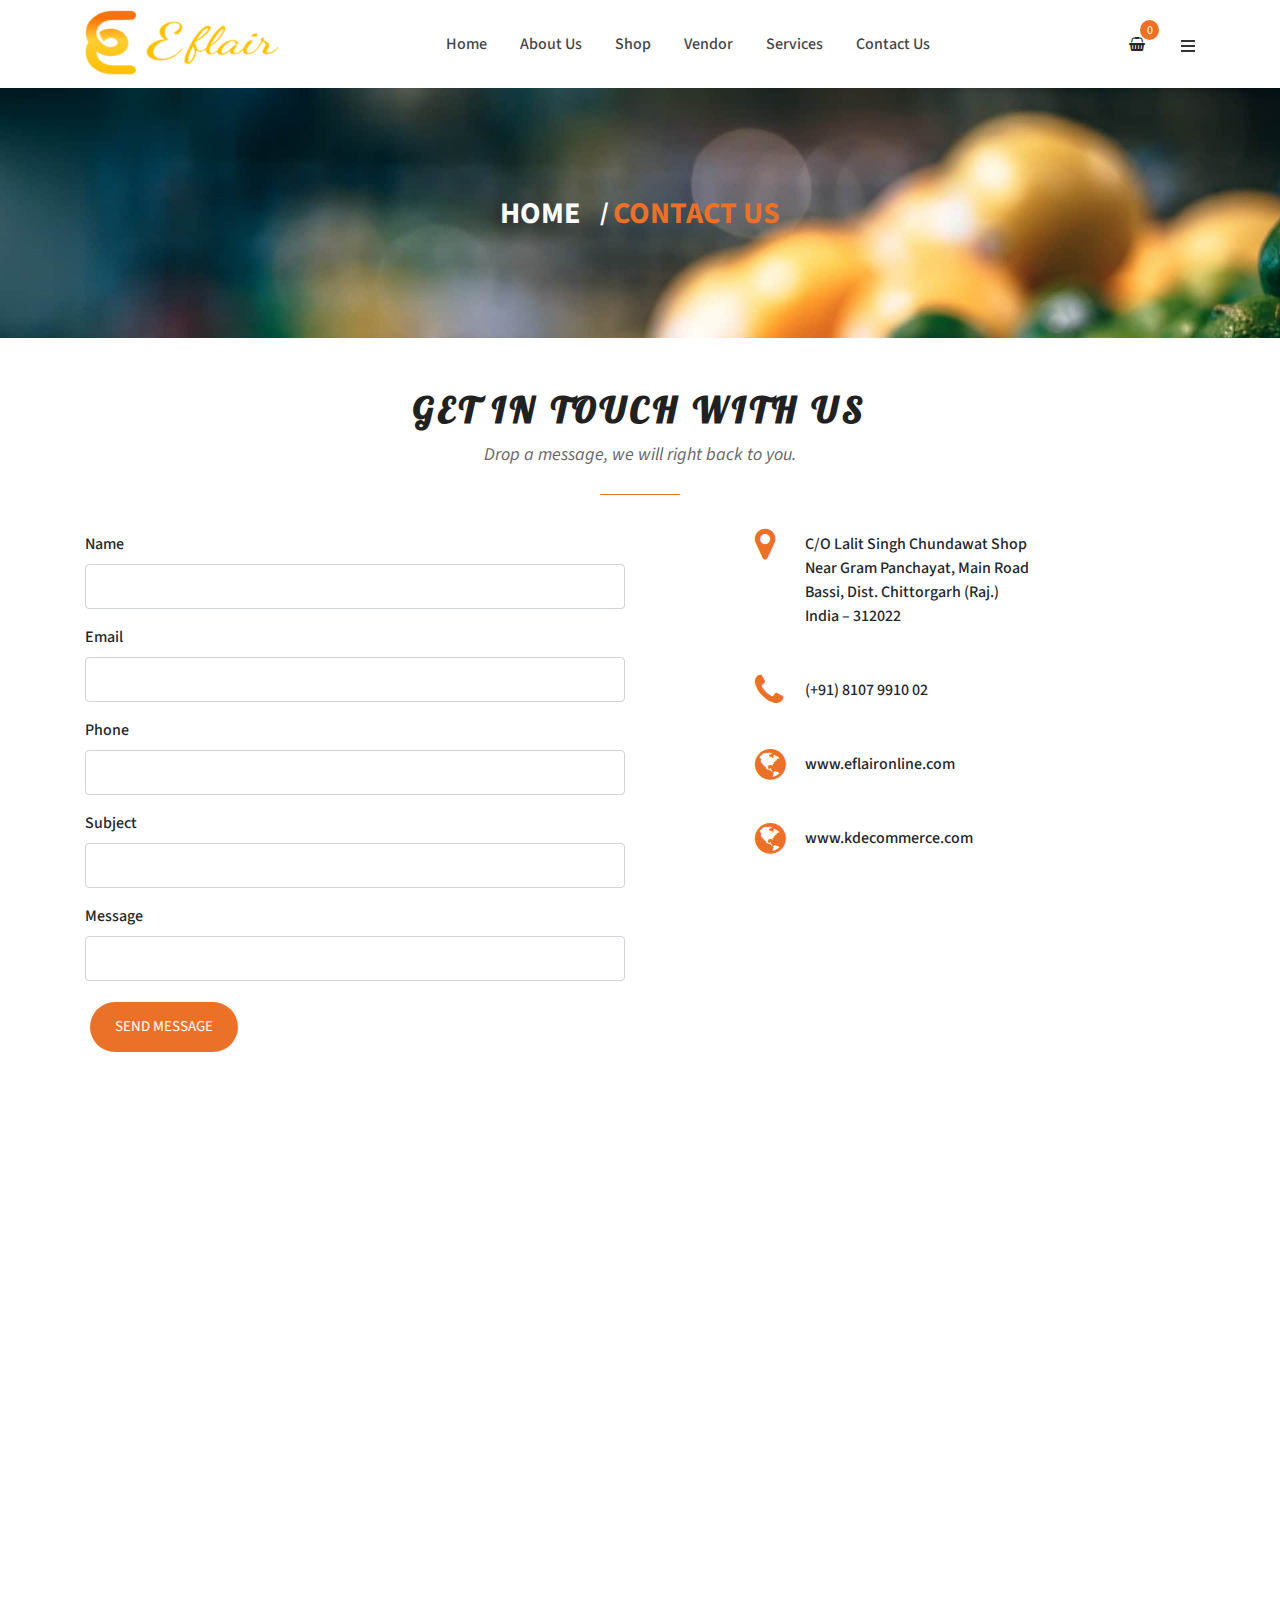
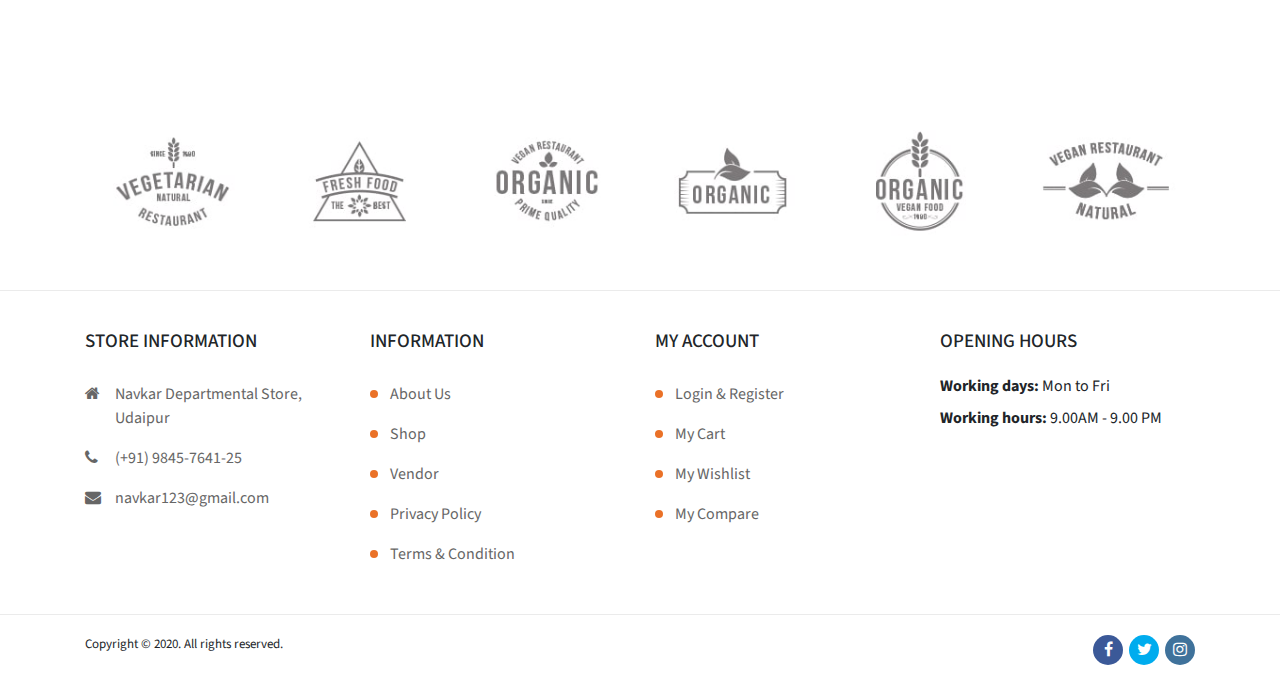
<file: contact.html>
<!DOCTYPE html>
<html lang="en">

<head>
    <meta charset="UTF-8">
    <meta name="viewport" content="width=device-width, initial-scale=1.0">
    <title>Eflair Online</title>
    <link rel='shortcut icon' href='assets/images/favicon.png' type='image/x-icon' />
    <link href="https://fonts.googleapis.com/css2?family=Source+Sans+Pro:ital,wght@0,200;0,300;0,400;0,600;0,700;0,900;1,200;1,300;1,400;1,600;1,700;1,900&display=swap" rel="stylesheet">
    <link href="https://fonts.googleapis.com/css2?family=Lobster&display=swap" rel="stylesheet">
    <link rel="stylesheet" href="assets/font-awesome/css/font-awesome.min.css">
    <link rel="stylesheet" href="assets/bootstrap/css/bootstrap.min.css">
    <link rel="stylesheet" href="assets/OwlCarousel2/dist/assets/owl.carousel.min.css">
    <link rel="stylesheet" href="assets/css/animate.min.css">
    <link rel="stylesheet" href="assets/css/carousel.css">
    <link rel="stylesheet" href="assets/css/style.css">
    <link rel="stylesheet" href="assets/css/responsive.css">
</head>

<body>
    <!-- ======================================
    HEADER
    ======================================= -->
   <header class="siteheader innerheader">
        <div class="container">
            <div class="row">
                <div class="col-4 col-sm-4 col-md-4 ddn">
                    <button class="mobilemenu" id="mobilemenu">
                        <span></span>
                        <span></span>
                        <span></span>
                    </button>
                </div>
                <div class="col-4 col-sm-4 col-sm-4 col-lg-3">
                    <div class="logo">
                        <a href="index.html">
                            <img src="assets/images/logo.png" alt="logo">
                        </a>
                    </div>
                </div>
                <div class="col-12 col-sm-7 mdn">
                    <div class="menuwrap">
                        <ul class="mainmenu">
                            <li><a href="index.html">Home</a></li>
                            <li><a href="about.html">About Us</a></li>
                            <li class="hasChild">
                                <a href="shop.html">Shop</a>
                                <ul class="dropdown">
                                    <li><a href="javascript:;">Cookies</a></li>
                                    <li><a href="javascript:;">Bread</a></li>
                                    <li><a href="javascript:;">Flours</a></li>
                                    <li><a href="javascript:;">Pulses</a></li>
                                    <li><a href="javascript:;">Grains</a></li>
                                </ul>
                            </li>
                            <li><a href="vendor.html">Vendor</a></li>
                            <li><a href="services.html">Services</a></li>
                            <li><a href="contact.html">Contact Us</a></li>
                        </ul>
                    </div>
                </div>
                <div class="col-4 col-sm-4 col-md-4 col-lg-2">
                    <div class="topcart">
                        <ul class="topshopcart">
                            <li>
                                <a href="javascript:;" class="carticon">
                                    <div class="total-cart">0</div>
                                </a>
                            </li>
                            <li>
                                <a href="javascript:;" class="dropicon">
                                    <div class="droplist">
                                        <span></span>
                                        <span></span>
                                        <span></span>
                                    </div>
                                </a>
                                <ul class="dropdown-list">
                                    <li><a href="javascript:">
                                        <i class="fa fa-heart"></i> Wishlist (0)
                                    </a></li>
                                    <li><a href="javascript:;">Login / Signup</a></li>
                                </ul>
                            </li>
                        </ul>
                    </div>
                </div>
            </div>
        </div>

        <div class="container innermenumain">
            <div class="row">
                <div class="col-sm-12">
                    <div class="menuwrap">
                        <button class="closeme" id="closeme"><i class="fa fa-close"></i></button>
                        <ul class="mainmenu">
                            <li><a href="index.html">Home</a></li>
                            <li><a href="about.html">About Us</a></li>
                            <li class="hasChild">
                                <a href="shop.html">Shop</a>
                                <ul class="dropdown">
                                    <li><a href="javascript:;">Cookies</a></li>
                                    <li><a href="javascript:;">Bread</a></li>
                                    <li><a href="javascript:;">Flours</a></li>
                                    <li><a href="javascript:;">Pulses</a></li>
                                    <li><a href="javascript:;">Grains</a></li>
                                </ul>
                            </li>
                            <li><a href="vendor.html">Vendor</a></li>
                            <li><a href="services.html">Services</a></li>
                            <li><a href="contact.html">Contact Us</a></li>
                        </ul>
                    </div>
                </div>
            </div>
        </div>

    </header>

    <!-- ======================================
    Page Banner
    ======================================= -->
    <section class="pagebanner" style="background-image: url('assets/images/banner2.jpg');">
        <div class="bannercontent">
            <ul class="pagebreadcomb">
                <li><a href="index.html">Home</a></li>
                <li>Contact Us</li>
            </ul>
        </div>
    </section>

    <!-- ======================================
    Contact Wrap
    ======================================= -->
    <section class="contactwrap">
        <div class="container">
            <div class="row">
                <div class="col-sm-12">
                    <div class="sectiontitle">
                        <h2>Get in touch with us</h2>
                        <div class="sub">Drop a message, we will right back to you.</div>
                        <div class="line"></div>
                    </div>
                </div>
            </div>

            <div class="row">
                <div class="col-sm-12 col-md-6 col-lg-6">
                    <div class="contactform">
                        <form action="">
                            <div class="form-group">
                                <label for="">Name</label>
                                <input type="text" class="form-control">
                            </div>
                            <div class="form-group">
                                <label for="">Email</label>
                                <input type="text" class="form-control">
                            </div>
                            <div class="form-group">
                                <label for="">Phone</label>
                                <input type="text" class="form-control">
                            </div>
                            <div class="form-group">
                                <label for="">Subject</label>
                                <input type="text" class="form-control">
                            </div>
                            <div class="form-group">
                                <label for="">Message</label>
                                <input type="text" class="form-control">
                            </div>
                            <div class="form-group">
                                <input type="submit" value="Send Message" class="btncontact">
                            </div>
                        </form>
                    </div>
                </div>  

                <div class="col-sm-12 col-md-6 col-lg-6">
                    <div class="contactinfo">
                        <div class="contactcard">
                            <i class="fa fa-map-marker"></i>
                            <span>C/O Lalit Singh Chundawat Shop <br> Near Gram Panchayat, Main Road <br>Bassi, Dist. Chittorgarh (Raj.) <br>India – 312022</span>
                        </div>

                        <div class="contactcard">
                            <i class="fa fa-phone"></i>
                            <span>(+91) 8107 9910 02</span>
                        </div>

                        <div class="contactcard">
                            <i class="fa fa-globe"></i>
                            <span>www.eflaironline.com</span>
                        </div>

                        <div class="contactcard">
                            <i class="fa fa-globe"></i>
                            <span>www.kdecommerce.com</span>
                        </div>

                    </div>
                    <!-- /contactinfo -->
                </div>  

            </div>

        </div>
    </section>
    <section class="contactmap">
        <iframe src="https://www.google.com/maps/embed?pb=!1m18!1m12!1m3!1d3615.606717188336!2d74.76370311448056!3d25.013476245269008!2m3!1f0!2f0!3f0!3m2!1i1024!2i768!4f13.1!3m3!1m2!1s0x3968a5de49d3f4a1%3A0x871a4f98bcaabee5!2sBassi%20Fort%20Palace!5e0!3m2!1sen!2sin!4v1588770735709!5m2!1sen!2sin" width="" height="550" frameborder="0" style="border: 0px; pointer-events: none;" allowfullscreen=""></iframe>
    </section>


    <!-- ======================================
    Client Logo
    ======================================= -->
    <section class="clientlogo">
        <div class="container">
            <div class="row">
                <div class="col-sm-12">
                    <div class="owl-carousel owl-theme clientslider">
                        <div class="item">
                            <a href="javascript">
                                <img src="assets/images/br1.jpg" alt="">
                            </a>
                        </div>
                        <div class="item">
                            <a href="javascript">
                                <img src="assets/images/br2.jpg" alt="">
                            </a>
                        </div>
                        <div class="item">
                            <a href="javascript">
                                <img src="assets/images/br3.jpg" alt="">
                            </a>
                        </div>
                        <div class="item">
                            <a href="javascript">
                                <img src="assets/images/br4.jpg" alt="">
                            </a>
                        </div>
                        <div class="item">
                            <a href="javascript">
                                <img src="assets/images/br5.jpg" alt="">
                            </a>
                        </div>
                        <div class="item">
                            <a href="javascript">
                                <img src="assets/images/br6.jpg" alt="">
                            </a>
                        </div>
                    </div>
                </div>
            </div>
        </div>
    </section>


    <!-- ======================================
    Footer
    ======================================= -->
    <!-- ======================================
    Footer
    ======================================= -->
    <footer class="footer">
        <div class="container fborder">
            <div class="row">
                <div class="col-sm-12 col-md-6 col-lg-3">
                    <div class="footerbox">
                        <h3>STORE INFORMATION</h3>
                        <div class="footeraddress">
                            <ul>
                                <li>
                                    <i class="fa fa-home"></i>
                                    <span>Navkar Departmental Store, Udaipur</span>
                                </li>
                                <li>
                                    <i class="fa fa-phone"></i>
                                    <a href="tel:+919845764125">(+91) 9845-7641-25</a>
                                </li>
                                <li>
                                    <i class="fa fa-envelope"></i>
                                    <a href="mailto:navkar123@gmail.com">navkar123@gmail.com</a>
                                </li>
                            </ul>
                        </div>
                    </div>
                </div>

                <div class="col-sm-12 col-md-6 col-lg-3">
                    <div class="footerbox">
                        <h3>INFORMATION</h3>
                        <ul class="footerlist">
                            <li><a href="javascript:;">About Us</a> </li>
                            <li><a href="javascript:;">Shop</a> </li>
                            <li><a href="javascript:;">Vendor</a> </li>
                            <li><a href="javascript:;">Privacy Policy</a> </li>
                            <li><a href="javascript:;">Terms & Condition</a> </li>
                        </ul>
                    </div>
                </div>

                <div class="col-sm-12 col-md-6 col-lg-3">
                    <div class="footerbox">
                        <h3>MY ACCOUNT</h3>
                        <ul class="footerlist">
                            <li><a href="javascript:;">Login & Register</a> </li>
                            <li><a href="javascript:;">My Cart</a> </li>
                            <li><a href="javascript:;">My Wishlist</a> </li>
                            <li><a href="javascript:;">My Compare</a> </li>
                        </ul>
                    </div>
                </div>

                <div class="col-sm-12 col-md-6 col-lg-3">
                    <div class="footerbox">
                        <h3>OPENING HOURS</h3>
                        <div class="openhours">
                            <p><strong>Working days:</strong> Mon to Fri</p>
                            <p><strong>Working hours:</strong> 9.00AM - 9.00 PM</p>
                        </div>
                    </div>
                </div>
            </div>
        </div>
    </footer>
    <section class="copyright">
        <div class="container">
            <div class="row">
                <div class="col-sm-6">
                    <div class="copytxt">Copyright © 2020. All rights reserved.</div>
                </div>
                <div class="col-sm-6">
                    <ul class="sociallist">
                        <li>
                            <a href="javascript:;" class="facebook">
                                <i class="fa fa-facebook"></i>
                            </a>
                        </li>
                        <li>
                            <a href="javascript:;" class="twitter">
                                <i class="fa fa-twitter"></i>
                            </a>
                        </li>
                        <li>
                            <a href="javascript:;" class="instagram">
                                <i class="fa fa-instagram"></i>
                            </a>
                        </li>
                    </ul>
                </div>
            </div>
        </div>
    </section>
   

</body>

<script src="assets/js/jquery-1.11.3.min.js"></script>
<script src="assets/bootstrap/js/bootstrap.min.js"></script>
<script src="assets/OwlCarousel2/dist/owl.carousel.min.js"></script>
<script src="assets/js/wow.min.js"></script>
<script src="assets/js/jquery.carousel-1.1.min.js"></script>
<script src="assets/js/script.js"></script>
</html>
</file>
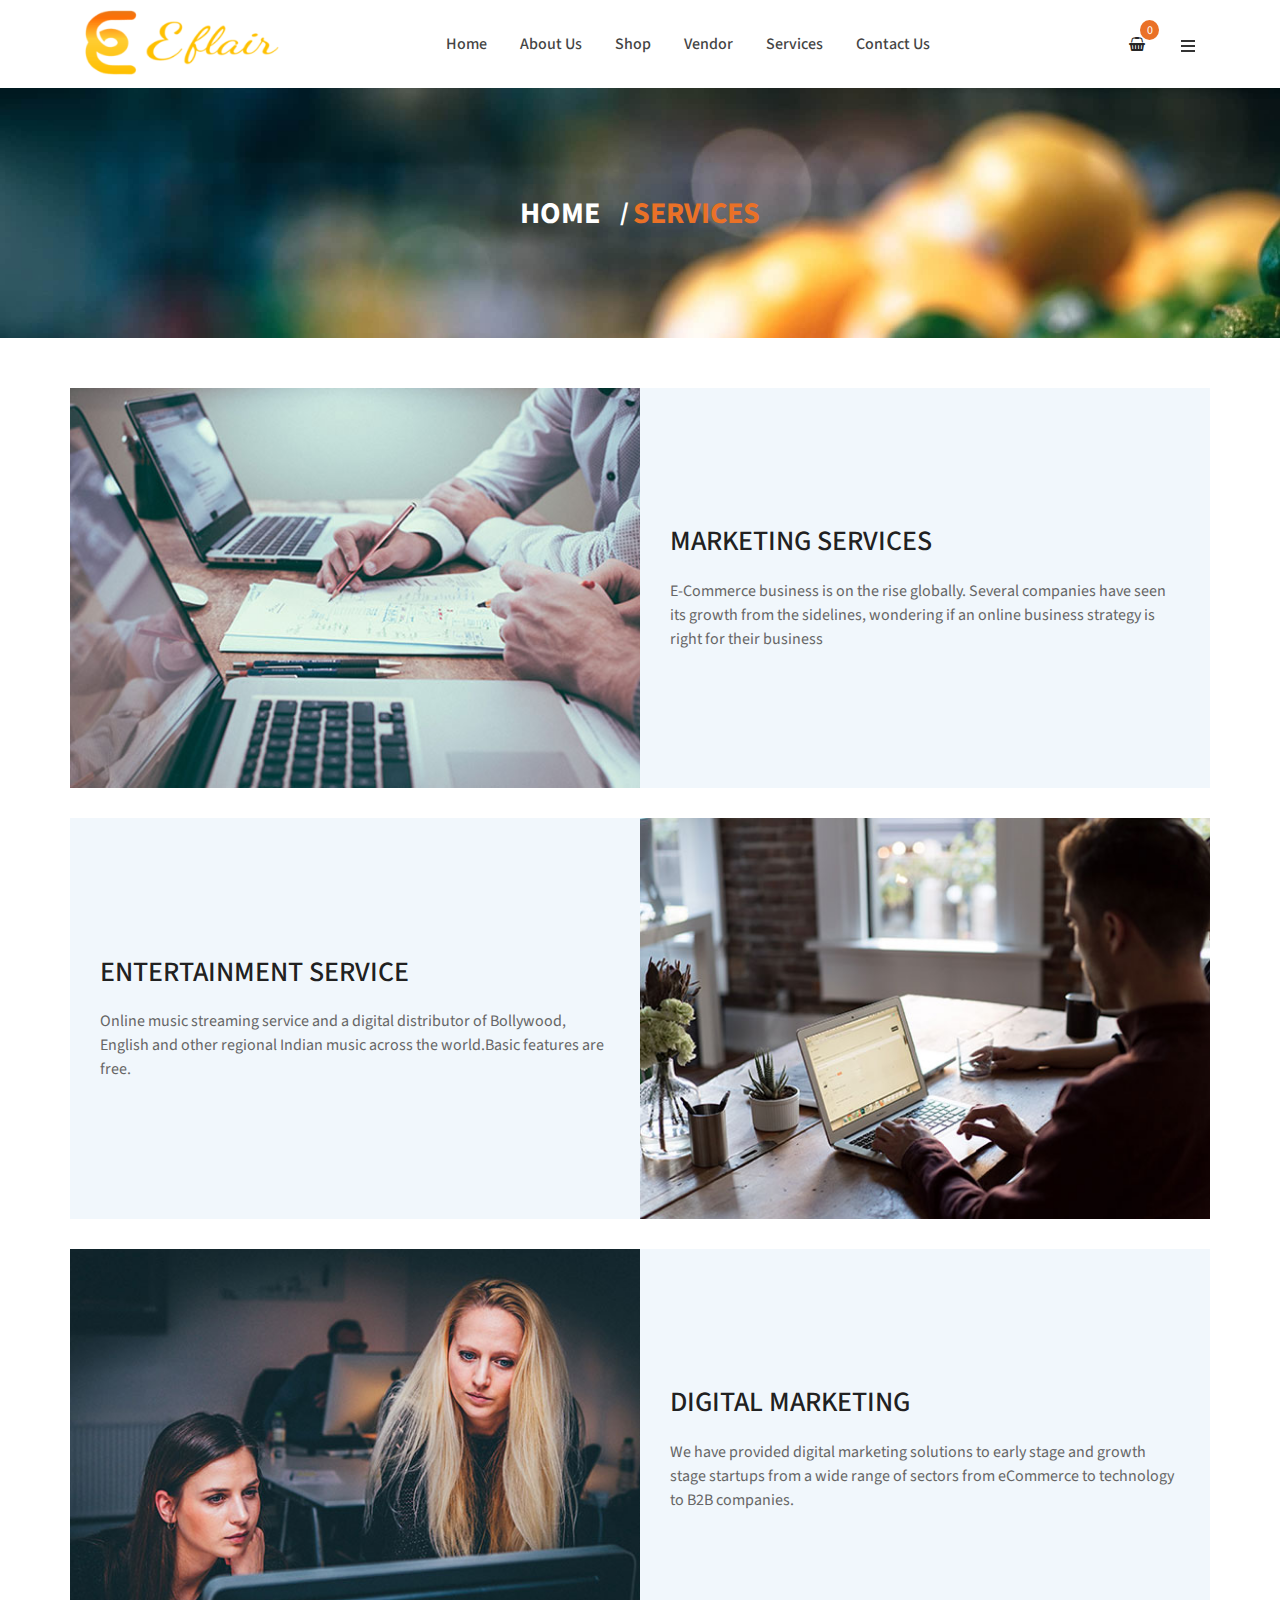
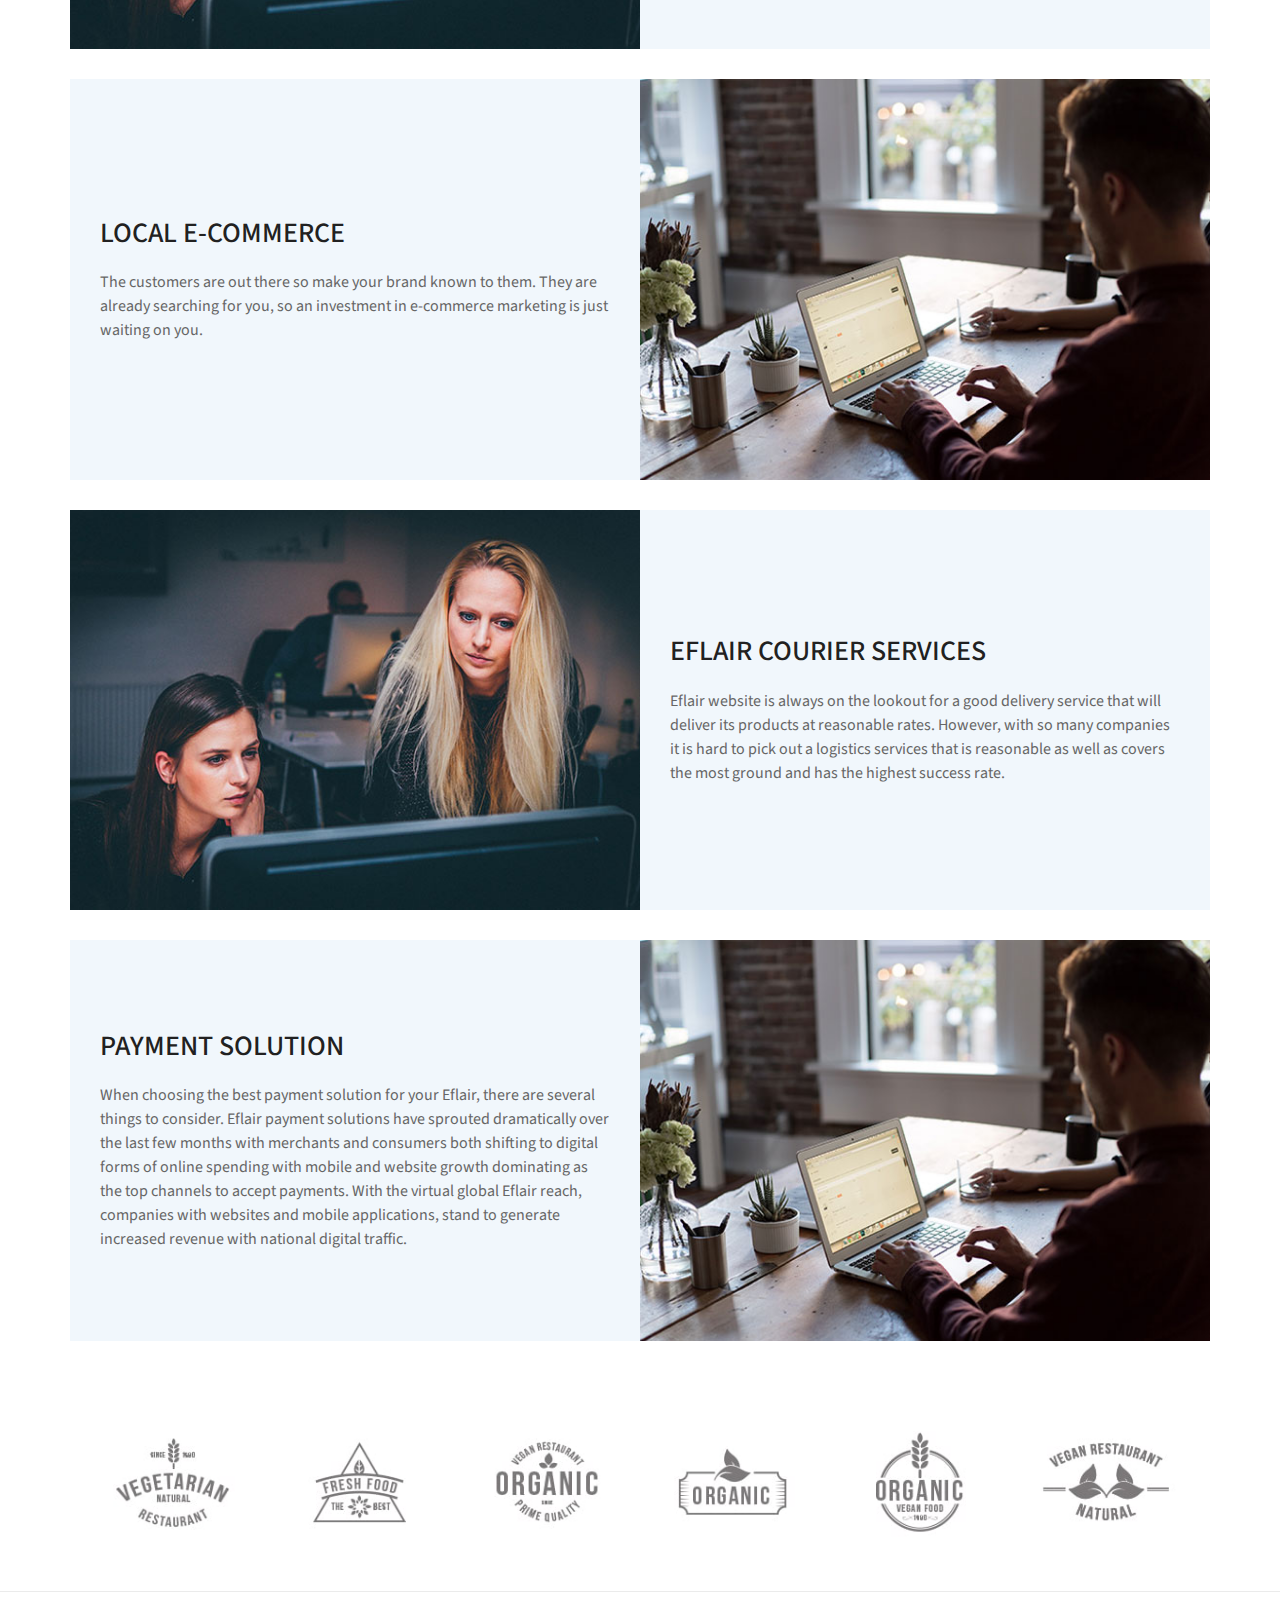
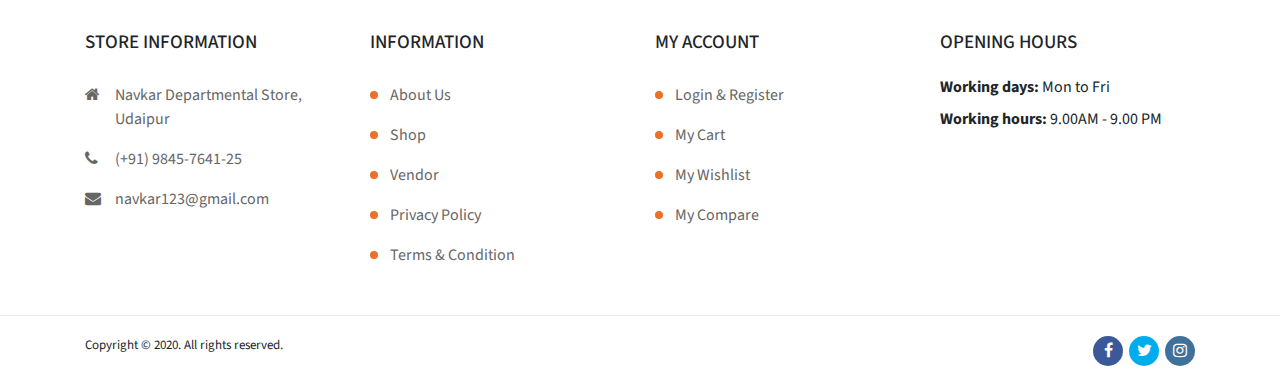
<file: services.html>
<!DOCTYPE html>
<html lang="en">

<head>
    <meta charset="UTF-8">
    <meta name="viewport" content="width=device-width, initial-scale=1.0">
    <title>Eflair Online</title>
    <link rel='shortcut icon' href='assets/images/favicon.png' type='image/x-icon' />
    <link href="https://fonts.googleapis.com/css2?family=Source+Sans+Pro:ital,wght@0,200;0,300;0,400;0,600;0,700;0,900;1,200;1,300;1,400;1,600;1,700;1,900&display=swap" rel="stylesheet">
    <link href="https://fonts.googleapis.com/css2?family=Lobster&display=swap" rel="stylesheet">
    <link rel="stylesheet" href="assets/font-awesome/css/font-awesome.min.css">
    <link rel="stylesheet" href="assets/bootstrap/css/bootstrap.min.css">
    <link rel="stylesheet" href="assets/OwlCarousel2/dist/assets/owl.carousel.min.css">
    <link rel="stylesheet" href="assets/css/animate.min.css">
    <link rel="stylesheet" href="assets/css/carousel.css">
    <link rel="stylesheet" href="assets/css/style.css">
    <link rel="stylesheet" href="assets/css/responsive.css">
</head>

<body>
    <!-- ======================================
    HEADER
    ======================================= -->
    <header class="siteheader innerheader">
        <div class="container">
            <div class="row">
                <div class="col-4 col-sm-4 col-md-4 ddn">
                    <button class="mobilemenu" id="mobilemenu">
                        <span></span>
                        <span></span>
                        <span></span>
                    </button>
                </div>
                <div class="col-4 col-sm-4 col-sm-4 col-lg-3">
                    <div class="logo">
                        <a href="index.html">
                            <img src="assets/images/logo.png" alt="logo">
                        </a>
                    </div>
                </div>
                <div class="col-12 col-sm-7 mdn">
                    <div class="menuwrap">
                        <ul class="mainmenu">
                            <li><a href="index.html">Home</a></li>
                            <li><a href="about.html">About Us</a></li>
                            <li class="hasChild">
                                <a href="shop.html">Shop</a>
                                <ul class="dropdown">
                                    <li><a href="javascript:;">Cookies</a></li>
                                    <li><a href="javascript:;">Bread</a></li>
                                    <li><a href="javascript:;">Flours</a></li>
                                    <li><a href="javascript:;">Pulses</a></li>
                                    <li><a href="javascript:;">Grains</a></li>
                                </ul>
                            </li>
                            <li><a href="vendor.html">Vendor</a></li>
                            <li><a href="services.html">Services</a></li>
                            <li><a href="contact.html">Contact Us</a></li>
                        </ul>
                    </div>
                </div>
                <div class="col-4 col-sm-4 col-md-4 col-lg-2">
                    <div class="topcart">
                        <ul class="topshopcart">
                            <li>
                                <a href="javascript:;" class="carticon">
                                    <div class="total-cart">0</div>
                                </a>
                            </li>
                            <li>
                                <a href="javascript:;" class="dropicon">
                                    <div class="droplist">
                                        <span></span>
                                        <span></span>
                                        <span></span>
                                    </div>
                                </a>
                                <ul class="dropdown-list">
                                    <li><a href="javascript:">
                                        <i class="fa fa-heart"></i> Wishlist (0)
                                    </a></li>
                                    <li><a href="javascript:;">Login / Signup</a></li>
                                </ul>
                            </li>
                        </ul>
                    </div>
                </div>
            </div>
        </div>

        <div class="container innermenumain">
            <div class="row">
                <div class="col-sm-12">
                    <div class="menuwrap">
                        <button class="closeme" id="closeme"><i class="fa fa-close"></i></button>
                        <ul class="mainmenu">
                            <li><a href="index.html">Home</a></li>
                            <li><a href="about.html">About Us</a></li>
                            <li class="hasChild">
                                <a href="shop.html">Shop</a>
                                <ul class="dropdown">
                                    <li><a href="javascript:;">Cookies</a></li>
                                    <li><a href="javascript:;">Bread</a></li>
                                    <li><a href="javascript:;">Flours</a></li>
                                    <li><a href="javascript:;">Pulses</a></li>
                                    <li><a href="javascript:;">Grains</a></li>
                                </ul>
                            </li>
                            <li><a href="vendor.html">Vendor</a></li>
                            <li><a href="services.html">Services</a></li>
                            <li><a href="contact.html">Contact Us</a></li>
                        </ul>
                    </div>
                </div>
            </div>
        </div>

    </header>

    <!-- ======================================
    Page Banner
    ======================================= -->
    <section class="pagebanner" style="background-image: url('assets/images/banner2.jpg');">
        <div class="bannercontent">
            <ul class="pagebreadcomb">
                <li><a href="index.html">Home</a></li>
                <li>Services</li>
            </ul>
        </div>
    </section>


    <!-- ======================================
    Services
    ======================================= -->
    <section class="serviceswrap">
        <div class="container">

            <div class="row flex">
                <div class="col-sm-6 padd0">
                    <div class="serviceImage">
                        <img src="assets/images/04_Service1.jpg" alt="">
                    </div>
                </div>
                <div class="col-sm-6 bg padd0">
                    <div class="serviceinfo">
                        <h2>Marketing Services</h2>
                        <p>E-Commerce business is on the rise globally. Several companies have seen its growth from the sidelines, wondering if an online business strategy is right for their business</p>
                    </div>
                </div>
            </div>

            <div class="row flex">
                <div class="col-sm-6 bg padd0">
                    <div class="serviceinfo">
                        <h2>Entertainment Service</h2>
                        <p>Online music streaming service and a digital distributor of Bollywood, English and other regional Indian music across the world.Basic features are free.</p>
                    </div>
                </div>
                <div class="col-sm-6 padd0">
                    <div class="serviceImage">
                        <img src="assets/images/04_Service2.jpg" alt="">
                    </div>
                </div>                
            </div>

            <div class="row flex">
                <div class="col-sm-6 padd0">
                    <div class="serviceImage">
                        <img src="assets/images/04_Service3.jpg" alt="">
                    </div>
                </div>
                <div class="col-sm-6 bg padd0">
                    <div class="serviceinfo">
                        <h2>Digital Marketing</h2>
                        <p>We have provided digital marketing solutions to early stage and growth stage startups from a wide range of sectors from eCommerce to technology to B2B companies.</p>
                    </div>
                </div>
            </div>

            <div class="row flex">
                <div class="col-sm-6 bg padd0">
                    <div class="serviceinfo">
                        <h2>Local E-Commerce</h2>
                        <p>The customers are out there so make your brand known to them. They are already searching for you, so an investment in e-commerce marketing is just waiting on you.</p>
                    </div>
                </div>
                <div class="col-sm-6 padd0">
                    <div class="serviceImage">
                        <img src="assets/images/04_Service2.jpg" alt="">
                    </div>
                </div>                
            </div>

            <div class="row flex">
                <div class="col-sm-6 padd0">
                    <div class="serviceImage">
                        <img src="assets/images/04_Service3.jpg" alt="">
                    </div>
                </div>
                <div class="col-sm-6 bg padd0">
                    <div class="serviceinfo">
                        <h2>Eflair Courier Services</h2>
                        <p>Eflair website is always on the lookout for a good delivery service that will deliver its products at reasonable rates. However, with so many companies it is hard to pick out a logistics services that is reasonable as well as covers the most ground and has the highest success rate.</p>
                    </div>
                </div>
            </div>

            <div class="row flex">
                <div class="col-sm-6 bg padd0">
                    <div class="serviceinfo">
                        <h2>Payment Solution</h2>
                        <p>When choosing the best payment solution for your Eflair, there are several things to consider. Eflair payment solutions have sprouted dramatically over the last few months with merchants and consumers both shifting to digital forms of online spending with mobile and website growth dominating as the top channels to accept payments. With the virtual global Eflair reach, companies with websites and mobile applications, stand to generate increased revenue with national digital traffic.</p>
                    </div>
                </div>
                <div class="col-sm-6 padd0">
                    <div class="serviceImage">
                        <img src="assets/images/04_Service2.jpg" alt="">
                    </div>
                </div>                
            </div>

        </div>
    </section>


    <!-- ======================================
    Client Logo
    ======================================= -->
    <section class="clientlogo">
        <div class="container">
            <div class="row">
                <div class="col-sm-12">
                    <div class="owl-carousel owl-theme clientslider">
                        <div class="item">
                            <a href="javascript">
                                <img src="assets/images/br1.jpg" alt="">
                            </a>
                        </div>
                        <div class="item">
                            <a href="javascript">
                                <img src="assets/images/br2.jpg" alt="">
                            </a>
                        </div>
                        <div class="item">
                            <a href="javascript">
                                <img src="assets/images/br3.jpg" alt="">
                            </a>
                        </div>
                        <div class="item">
                            <a href="javascript">
                                <img src="assets/images/br4.jpg" alt="">
                            </a>
                        </div>
                        <div class="item">
                            <a href="javascript">
                                <img src="assets/images/br5.jpg" alt="">
                            </a>
                        </div>
                        <div class="item">
                            <a href="javascript">
                                <img src="assets/images/br6.jpg" alt="">
                            </a>
                        </div>
                    </div>
                </div>
            </div>
        </div>
    </section>


    <!-- ======================================
    Footer
    ======================================= -->
    <footer class="footer">
        <div class="container fborder">
            <div class="row">
                <div class="col-sm-12 col-md-6 col-lg-3">
                    <div class="footerbox">
                        <h3>STORE INFORMATION</h3>
                        <div class="footeraddress">
                            <ul>
                                <li>
                                    <i class="fa fa-home"></i>
                                    <span>Navkar Departmental Store, Udaipur</span>
                                </li>
                                <li>
                                    <i class="fa fa-phone"></i>
                                    <a href="tel:+919845764125">(+91) 9845-7641-25</a>
                                </li>
                                <li>
                                    <i class="fa fa-envelope"></i>
                                    <a href="mailto:navkar123@gmail.com">navkar123@gmail.com</a>
                                </li>
                            </ul>
                        </div>
                    </div>
                </div>

                <div class="col-sm-12 col-md-6 col-lg-3">
                    <div class="footerbox">
                        <h3>INFORMATION</h3>
                        <ul class="footerlist">
                            <li><a href="javascript:;">About Us</a> </li>
                            <li><a href="javascript:;">Shop</a> </li>
                            <li><a href="javascript:;">Vendor</a> </li>
                            <li><a href="javascript:;">Privacy Policy</a> </li>
                            <li><a href="javascript:;">Terms & Condition</a> </li>
                        </ul>
                    </div>
                </div>

                <div class="col-sm-12 col-md-6 col-lg-3">
                    <div class="footerbox">
                        <h3>MY ACCOUNT</h3>
                        <ul class="footerlist">
                            <li><a href="javascript:;">Login & Register</a> </li>
                            <li><a href="javascript:;">My Cart</a> </li>
                            <li><a href="javascript:;">My Wishlist</a> </li>
                            <li><a href="javascript:;">My Compare</a> </li>
                        </ul>
                    </div>
                </div>

                <div class="col-sm-12 col-md-6 col-lg-3">
                    <div class="footerbox">
                        <h3>OPENING HOURS</h3>
                        <div class="openhours">
                            <p><strong>Working days:</strong> Mon to Fri</p>
                            <p><strong>Working hours:</strong> 9.00AM - 9.00 PM</p>
                        </div>
                    </div>
                </div>
            </div>
        </div>
    </footer>
    <section class="copyright">
        <div class="container">
            <div class="row">
                <div class="col-sm-6">
                    <div class="copytxt">Copyright © 2020. All rights reserved.</div>
                </div>
                <div class="col-sm-6">
                    <ul class="sociallist">
                        <li>
                            <a href="javascript:;" class="facebook">
                                <i class="fa fa-facebook"></i>
                            </a>
                        </li>
                        <li>
                            <a href="javascript:;" class="twitter">
                                <i class="fa fa-twitter"></i>
                            </a>
                        </li>
                        <li>
                            <a href="javascript:;" class="instagram">
                                <i class="fa fa-instagram"></i>
                            </a>
                        </li>
                    </ul>
                </div>
            </div>
        </div>
    </section>
   

</body>

<script src="assets/js/jquery-1.11.3.min.js"></script>
<script src="assets/bootstrap/js/bootstrap.min.js"></script>
<script src="assets/OwlCarousel2/dist/owl.carousel.min.js"></script>
<script src="assets/js/wow.min.js"></script>
<script src="assets/js/jquery.carousel-1.1.min.js"></script>
<script src="assets/js/script.js"></script>
</html>
</file>
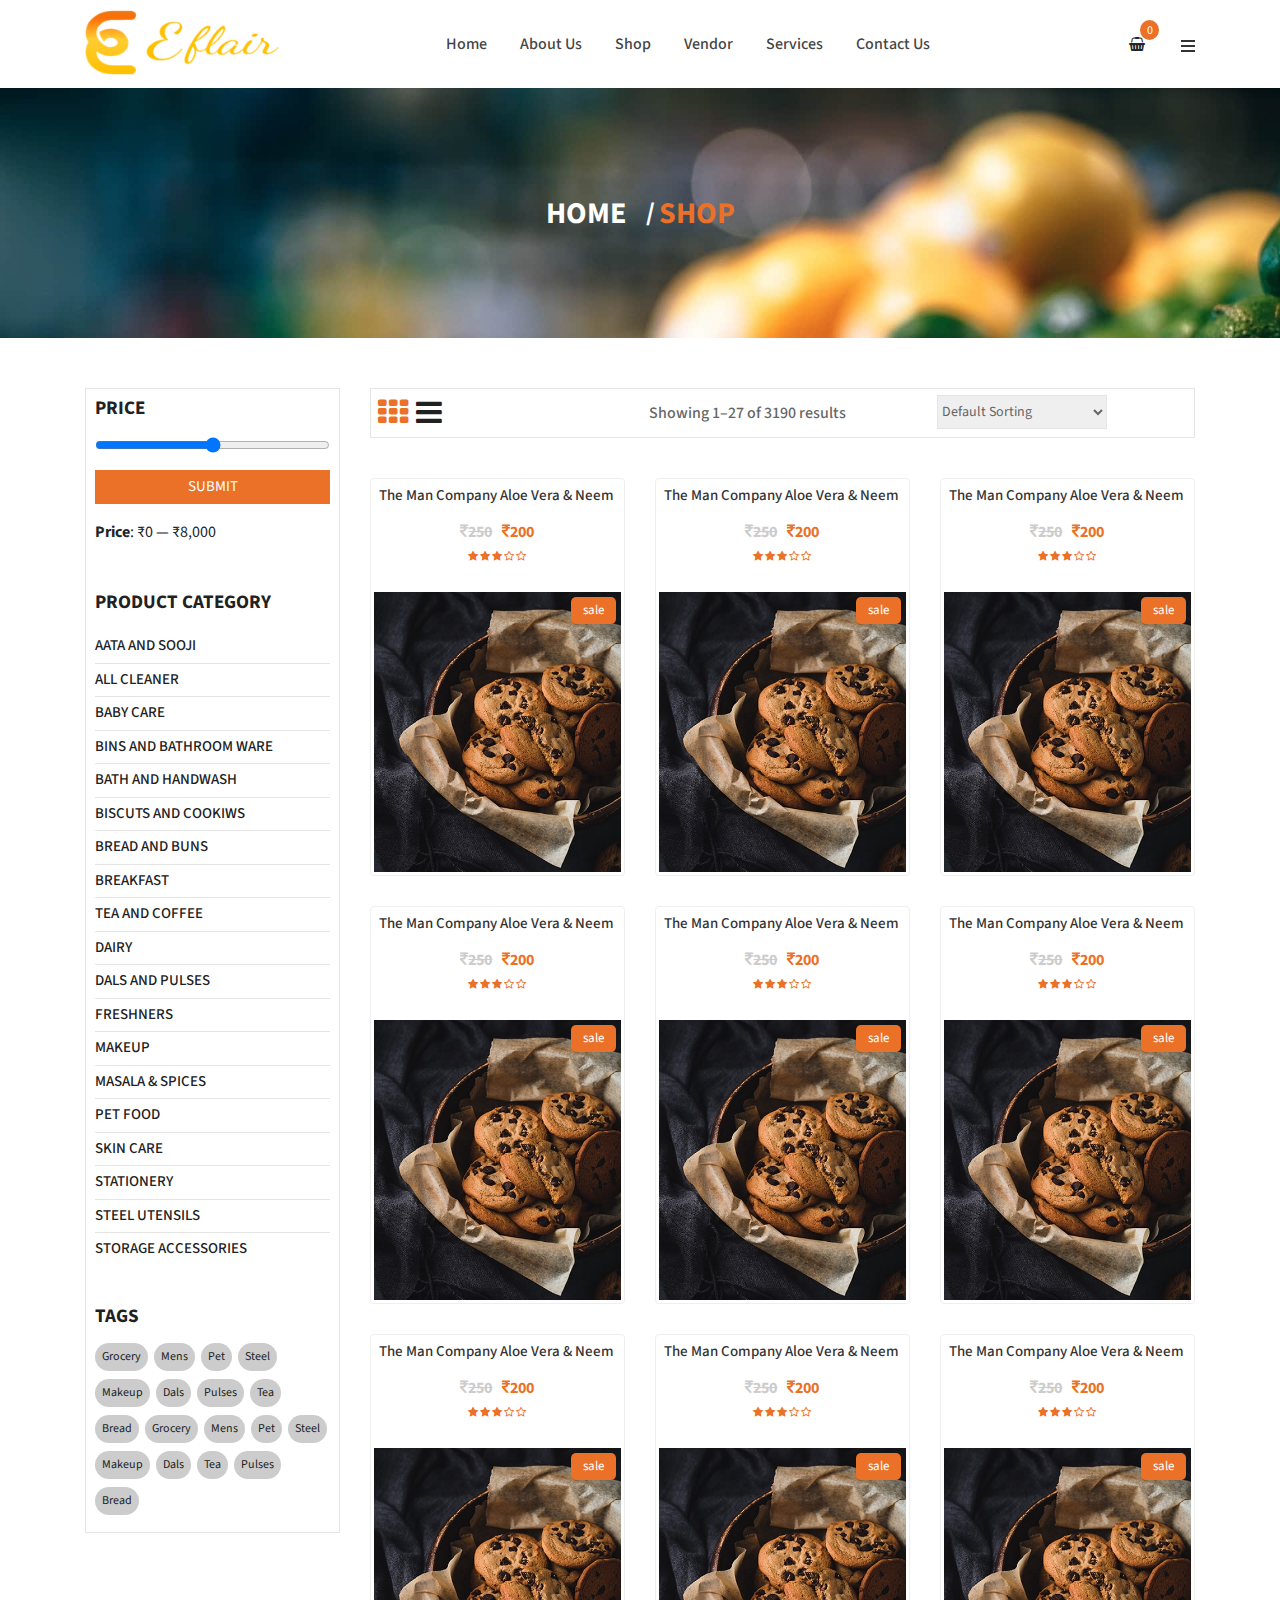
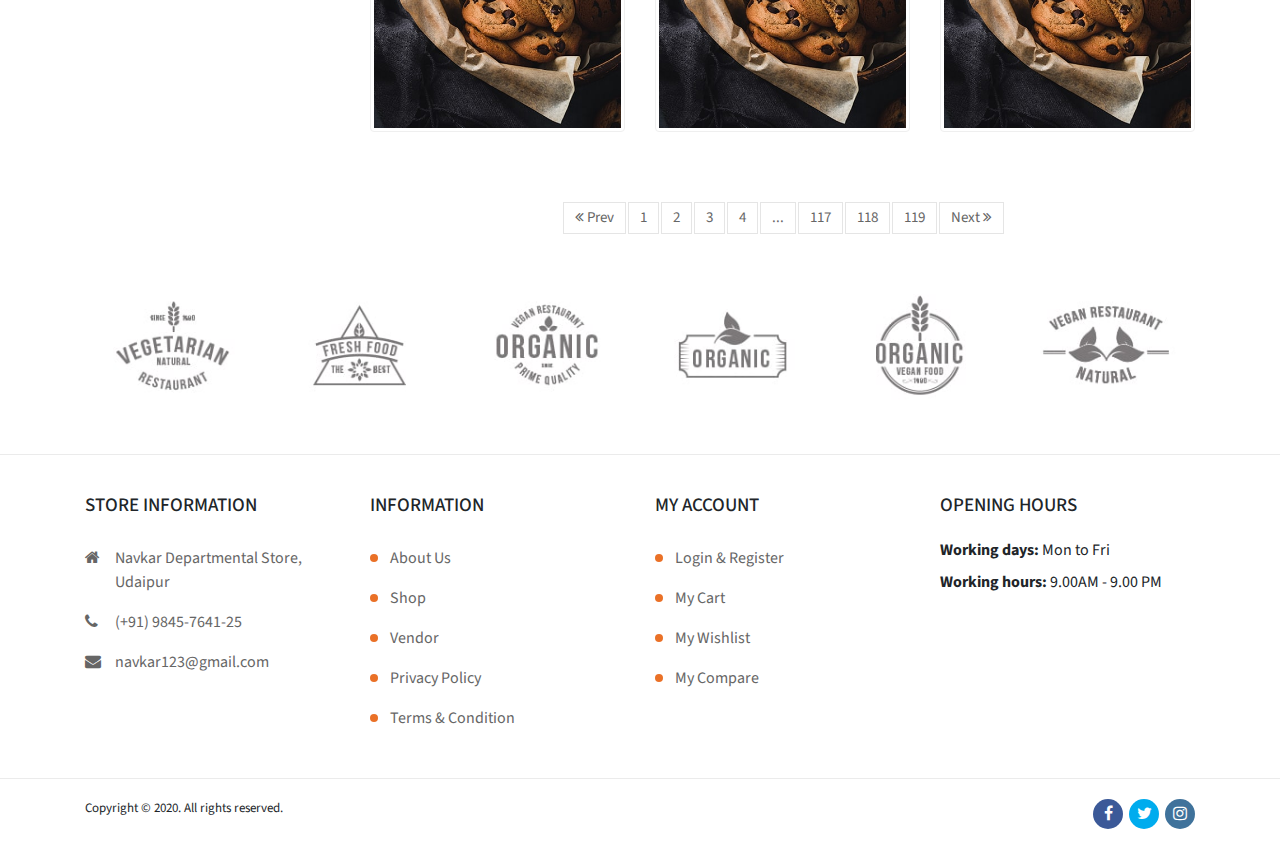
<file: shop.html>
<!DOCTYPE html>
<html lang="en">

<head>
    <meta charset="UTF-8">
    <meta name="viewport" content="width=device-width, initial-scale=1.0">
    <title>Eflair Online</title>
    <link rel='shortcut icon' href='assets/images/favicon.png' type='image/x-icon' />
    <link href="https://fonts.googleapis.com/css?family=Roboto:300,400,700,900&display=swap" rel="stylesheet">
    <link href="https://fonts.googleapis.com/css2?family=Jost:wght@300;400;500;600;700;800;900&display=swap"
        rel="stylesheet">
    <link href="https://fonts.googleapis.com/css2?family=Fira+Code:wght@300;400;500;600;700&display=swap" rel="stylesheet">
    <link href="https://fonts.googleapis.com/css2?family=Source+Sans+Pro:ital,wght@0,200;0,300;0,400;0,600;0,700;0,900;1,200;1,300;1,400;1,600;1,700;1,900&display=swap" rel="stylesheet">
   <link href="https://fonts.googleapis.com/css2?family=Lobster&display=swap" rel="stylesheet">
    <link rel="stylesheet" href="https://stackpath.bootstrapcdn.com/font-awesome/4.7.0/css/font-awesome.min.css">
    <link rel="stylesheet" href="assets/font-awesome/css/font-awesome.min.css">
    <link rel="stylesheet" href="assets/bootstrap/css/bootstrap.min.css">
    <link rel="stylesheet" href="assets/OwlCarousel2/dist/assets/owl.carousel.min.css">
    <link rel="stylesheet" href="assets/css/animate.min.css">
    <link rel="stylesheet" href="assets/css/carousel.css">
    <link rel="stylesheet" href="assets/css/style.css">
    <link rel="stylesheet" href="assets/css/responsive.css">

    <script src="assets/js/jquery-1.11.3.min.js"></script>
    <script src="assets/bootstrap/js/bootstrap.min.js"></script>
    <script src="assets/OwlCarousel2/dist/owl.carousel.min.js"></script>
    <script src="assets/js/wow.min.js"></script>
    <script src="assets/js/jquery.carousel-1.1.min.js"></script>
    <script src="assets/js/script.js"></script>
</head>

<body>
    <!-- ======================================
    HEADER
    ======================================= -->
    <header class="siteheader innerheader">
        <div class="container">
            <div class="row">
                <div class="col-4 col-sm-4 col-md-4 ddn">
                    <button class="mobilemenu" id="mobilemenu">
                        <span></span>
                        <span></span>
                        <span></span>
                    </button>
                </div>
                <div class="col-4 col-sm-4 col-sm-4 col-lg-3">
                    <div class="logo">
                        <a href="index.html">
                            <img src="assets/images/logo.png" alt="logo">
                        </a>
                    </div>
                </div>
                <div class="col-12 col-sm-7 mdn">
                    <div class="menuwrap">
                        <ul class="mainmenu">
                            <li><a href="index.html">Home</a></li>
                            <li><a href="about.html">About Us</a></li>
                            <li class="hasChild">
                                <a href="shop.html">Shop</a>
                                <ul class="dropdown">
                                    <li><a href="javascript:;">Cookies</a></li>
                                    <li><a href="javascript:;">Bread</a></li>
                                    <li><a href="javascript:;">Flours</a></li>
                                    <li><a href="javascript:;">Pulses</a></li>
                                    <li><a href="javascript:;">Grains</a></li>
                                </ul>
                            </li>
                            <li><a href="vendor.html">Vendor</a></li>
                            <li><a href="services.html">Services</a></li>
                            <li><a href="contact.html">Contact Us</a></li>
                        </ul>
                    </div>
                </div>
                <div class="col-4 col-sm-4 col-md-4 col-lg-2">
                    <div class="topcart">
                        <ul class="topshopcart">
                            <li>
                                <a href="javascript:;" class="carticon">
                                    <div class="total-cart">0</div>
                                </a>
                            </li>
                            <li>
                                <a href="javascript:;" class="dropicon">
                                    <div class="droplist">
                                        <span></span>
                                        <span></span>
                                        <span></span>
                                    </div>
                                </a>
                                <ul class="dropdown-list">
                                    <li><a href="javascript:">
                                        <i class="fa fa-heart"></i> Wishlist (0)
                                    </a></li>
                                    <li><a href="javascript:;">Login / Signup</a></li>
                                </ul>
                            </li>
                        </ul>
                    </div>
                </div>
            </div>
        </div>

        <div class="container innermenumain">
            <div class="row">
                <div class="col-sm-12">
                    <div class="menuwrap">
                        <button class="closeme" id="closeme"><i class="fa fa-close"></i></button>
                        <ul class="mainmenu">
                            <li><a href="index.html">Home</a></li>
                            <li><a href="about.html">About Us</a></li>
                            <li class="hasChild">
                                <a href="shop.html">Shop</a>
                                <ul class="dropdown">
                                    <li><a href="javascript:;">Cookies</a></li>
                                    <li><a href="javascript:;">Bread</a></li>
                                    <li><a href="javascript:;">Flours</a></li>
                                    <li><a href="javascript:;">Pulses</a></li>
                                    <li><a href="javascript:;">Grains</a></li>
                                </ul>
                            </li>
                            <li><a href="vendor.html">Vendor</a></li>
                            <li><a href="services.html">Services</a></li>
                            <li><a href="contact.html">Contact Us</a></li>
                        </ul>
                    </div>
                </div>
            </div>
        </div>

    </header>

    <!-- ======================================
    Page Banner
    ======================================= -->
    <section class="pagebanner" style="background-image: url('assets/images/banner2.jpg');">
        <div class="bannercontent">
            <ul class="pagebreadcomb">
                <li><a href="index.html">Home</a></li>
                <li>Shop</li>
            </ul>
        </div>
    </section>

    <!-- ==================================
    SHOP CONTENT
    ================================== -->
    <section class="shopcontent">
        <div class="container">
            <div class="row">
                
                <div class="col-sm-12 col-md-12 col-lg-3">
                    <div class="prosidebar">

                        <div class="sidebarwidget">
                            <h3>Price</h3>
                            <form action="">
                                <input type="range" id="vol" name="vol" min="0" max="50000" class="pricerange">
                                <input type="submit" class="pricebtn">
                                <label for="" class="lblprice"><strong>Price</strong>: ₹0 — ₹8,000</label>
                            </form>
                        </div>

                        <div class="sidebarwidget">
                            <h3>Product Category</h3>
                            <ul>
                                <li><a href="javascript:;">Aata And Sooji </a></li>
                                <li><a href="javascript:;">All Cleaner</a></li>
                                <li><a href="javascript:;">Baby Care</a></li>
                                <li><a href="javascript:;">Bins And Bathroom Ware</a></li>
                                <li><a href="javascript:;">Bath and handwash</a></li>
                                <li><a href="javascript:;">Biscuts and cookiws</a></li>
                                <li><a href="javascript:;">Bread and buns</a></li>
                                <li><a href="javascript:;">Breakfast</a></li>
                                <li><a href="javascript:;">Tea and Coffee</a></li>
                                <li><a href="javascript:;">Dairy</a></li>
                                <li><a href="javascript:;">Dals and pulses</a></li>
                                <li><a href="javascript:;">Freshners</a></li>
                                <li><a href="javascript:;">Makeup</a></li>
                                <li><a href="javascript:;">Masala & spices</a></li>
                                <li><a href="javascript:;">Pet food</a></li>
                                <li><a href="javascript:;">Skin Care</a></li>
                                <li><a href="javascript:;">Stationery</a></li>
                                <li><a href="javascript:;">Steel Utensils</a></li>
                                <li><a href="javascript:;">Storage Accessories</a></li>
                            </ul>
                        </div>

                        <div class="sidebarwidget mrginbotnone">
                            <h3>Tags</h3>
                            <div class="tagcloud">
                                <a href="javascript:;">Grocery</a>
                                <a href="javascript:;">Mens</a>
                                <a href="javascript:;">Pet</a>
                                <a href="javascript:;">Steel</a>
                                <a href="javascript:;">Makeup</a>
                                <a href="javascript:;">Dals</a>
                                <a href="javascript:;">Pulses</a>
                                <a href="javascript:;">Tea</a>
                                <a href="javascript:;">Bread</a>
                                <a href="javascript:;">Grocery</a>
                                <a href="javascript:;">Mens</a>
                                <a href="javascript:;">Pet</a>
                                <a href="javascript:;">Steel</a>
                                <a href="javascript:;">Makeup</a>
                                <a href="javascript:;">Dals</a>                                
                                <a href="javascript:;">Tea</a>
                                <a href="javascript:;">Pulses</a>
                                <a href="javascript:;">Bread</a>
                            </div>
                        </div>


                    </div>
                </div>


                <div class="col-sm-12 col-md-12 col-lg-9">
                    <div class="shopfilter">
                        <div class="row">
                            <div class="col-sm-3">
                                <div class="viewlist">
                                    <a href="javascript:;" class="gridview active">
                                        <i class="fa fa-th"></i>
                                    </a>
                                    <a href="javascript:;" class="listview">
                                        <i class="fa fa-bars"></i>
                                    </a>
                                </div>
                            </div>
                            <div class="col-sm-5">
                                <div class="showingpro">Showing 1–27 of 3190 results</div>
                            </div>
                            <div class="col-sm-4">
                                <div class="sortpro">
                                    <select name="" id="">
                                        <option value="">Default Sorting</option>
                                        <option value="">Sort by popularity</option>
                                        <option value="">Sort by average rating</option>
                                        <option value="">Sort by latest</option>
                                        <option value="">Sort by price: low to high</option>
                                        <option value="">Sort by price: high to low</option>
                                    </select>
                                </div>
                            </div>
                        </div>
                    </div>
                    <!-- /shopfilter -->

                    <div class="products">
                        <div class="row">

                            <div class="col-sm-12 col-md-6 col-lg-4">
                                <div class="probox">
                                    <a href="javascript:;">
                                        <div class="proinfo">                                
                                            <h4>The Man Company Aloe Vera & Neem gel</h4>
                                            <div class="prometa">
                                                <div class="price">
                                                    <span class="discounted"> <i class="fa fa-inr"></i>250 </span>
                                                    <span class="sellprice"> <i class="fa fa-inr"></i>200 </span>
                                                </div>
                                                <div class="rating">
                                                    <i class="fa fa-star"></i>
                                                    <i class="fa fa-star"></i>
                                                    <i class="fa fa-star"></i>
                                                    <i class="fa fa-star-o"></i>
                                                    <i class="fa fa-star-o"></i>
                                                </div>
                                            </div>
                                            <div class="metalinks">
                                                <a href="javascript:;" class="icon"><i class="fa fa-shopping-cart"></i></a>
                                                <a href="javascript:;" class="icon"><i class="fa fa-heart"></i></a>
                                                <a href="javascript:;" class="icon"><i class="fa fa-eye"></i></a>
                                            </div>
                                        </div>
                                        <div class="thumbnail">
                                            <img src="assets/images/cookies.jpg" alt="product">
                                            <span class="sale">sale</span>
                                        </div>
                                    </a>
                                </div>
                            </div>

                             <div class="col-sm-12 col-md-6 col-lg-4">
                                <div class="probox">
                                    <a href="javascript:;">
                                        <div class="proinfo">                                
                                            <h4>The Man Company Aloe Vera & Neem gel</h4>
                                            <div class="prometa">
                                                <div class="price">
                                                    <span class="discounted"> <i class="fa fa-inr"></i>250 </span>
                                                    <span class="sellprice"> <i class="fa fa-inr"></i>200 </span>
                                                </div>
                                                <div class="rating">
                                                    <i class="fa fa-star"></i>
                                                    <i class="fa fa-star"></i>
                                                    <i class="fa fa-star"></i>
                                                    <i class="fa fa-star-o"></i>
                                                    <i class="fa fa-star-o"></i>
                                                </div>
                                            </div>
                                            <div class="metalinks">
                                                <a href="javascript:;" class="icon"><i class="fa fa-shopping-cart"></i></a>
                                                <a href="javascript:;" class="icon"><i class="fa fa-heart"></i></a>
                                                <a href="javascript:;" class="icon"><i class="fa fa-eye"></i></a>
                                            </div>
                                        </div>
                                        <div class="thumbnail">
                                            <img src="assets/images/cookies.jpg" alt="product">
                                            <span class="sale">sale</span>
                                        </div>
                                    </a>
                                </div>
                            </div>

                             <div class="col-sm-12 col-md-6 col-lg-4">
                                <div class="probox">
                                    <a href="javascript:;">
                                        <div class="proinfo">                                
                                            <h4>The Man Company Aloe Vera & Neem gel</h4>
                                            <div class="prometa">
                                                <div class="price">
                                                    <span class="discounted"> <i class="fa fa-inr"></i>250 </span>
                                                    <span class="sellprice"> <i class="fa fa-inr"></i>200 </span>
                                                </div>
                                                <div class="rating">
                                                    <i class="fa fa-star"></i>
                                                    <i class="fa fa-star"></i>
                                                    <i class="fa fa-star"></i>
                                                    <i class="fa fa-star-o"></i>
                                                    <i class="fa fa-star-o"></i>
                                                </div>
                                            </div>
                                            <div class="metalinks">
                                                <a href="javascript:;" class="icon"><i class="fa fa-shopping-cart"></i></a>
                                                <a href="javascript:;" class="icon"><i class="fa fa-heart"></i></a>
                                                <a href="javascript:;" class="icon"><i class="fa fa-eye"></i></a>
                                            </div>
                                        </div>
                                        <div class="thumbnail">
                                            <img src="assets/images/cookies.jpg" alt="product">
                                            <span class="sale">sale</span>
                                        </div>
                                    </a>
                                </div>
                            </div>

                            <div class="col-sm-12 col-md-6 col-lg-4">
                                <div class="probox">
                                    <a href="javascript:;">
                                        <div class="proinfo">                                
                                            <h4>The Man Company Aloe Vera & Neem gel</h4>
                                            <div class="prometa">
                                                <div class="price">
                                                    <span class="discounted"> <i class="fa fa-inr"></i>250 </span>
                                                    <span class="sellprice"> <i class="fa fa-inr"></i>200 </span>
                                                </div>
                                                <div class="rating">
                                                    <i class="fa fa-star"></i>
                                                    <i class="fa fa-star"></i>
                                                    <i class="fa fa-star"></i>
                                                    <i class="fa fa-star-o"></i>
                                                    <i class="fa fa-star-o"></i>
                                                </div>
                                            </div>
                                            <div class="metalinks">
                                                <a href="javascript:;" class="icon"><i class="fa fa-shopping-cart"></i></a>
                                                <a href="javascript:;" class="icon"><i class="fa fa-heart"></i></a>
                                                <a href="javascript:;" class="icon"><i class="fa fa-eye"></i></a>
                                            </div>
                                        </div>
                                        <div class="thumbnail">
                                            <img src="assets/images/cookies.jpg" alt="product">
                                            <span class="sale">sale</span>
                                        </div>
                                    </a>
                                </div>
                            </div>

                            <div class="col-sm-12 col-md-6 col-lg-4">
                                <div class="probox">
                                    <a href="javascript:;">
                                        <div class="proinfo">                                
                                            <h4>The Man Company Aloe Vera & Neem gel</h4>
                                            <div class="prometa">
                                                <div class="price">
                                                    <span class="discounted"> <i class="fa fa-inr"></i>250 </span>
                                                    <span class="sellprice"> <i class="fa fa-inr"></i>200 </span>
                                                </div>
                                                <div class="rating">
                                                    <i class="fa fa-star"></i>
                                                    <i class="fa fa-star"></i>
                                                    <i class="fa fa-star"></i>
                                                    <i class="fa fa-star-o"></i>
                                                    <i class="fa fa-star-o"></i>
                                                </div>
                                            </div>
                                            <div class="metalinks">
                                                <a href="javascript:;" class="icon"><i class="fa fa-shopping-cart"></i></a>
                                                <a href="javascript:;" class="icon"><i class="fa fa-heart"></i></a>
                                                <a href="javascript:;" class="icon"><i class="fa fa-eye"></i></a>
                                            </div>
                                        </div>
                                        <div class="thumbnail">
                                            <img src="assets/images/cookies.jpg" alt="product">
                                            <span class="sale">sale</span>
                                        </div>
                                    </a>
                                </div>
                            </div>

                            <div class="col-sm-12 col-md-6 col-lg-4">
                                <div class="probox">
                                    <a href="javascript:;">
                                        <div class="proinfo">                                
                                            <h4>The Man Company Aloe Vera & Neem gel</h4>
                                            <div class="prometa">
                                                <div class="price">
                                                    <span class="discounted"> <i class="fa fa-inr"></i>250 </span>
                                                    <span class="sellprice"> <i class="fa fa-inr"></i>200 </span>
                                                </div>
                                                <div class="rating">
                                                    <i class="fa fa-star"></i>
                                                    <i class="fa fa-star"></i>
                                                    <i class="fa fa-star"></i>
                                                    <i class="fa fa-star-o"></i>
                                                    <i class="fa fa-star-o"></i>
                                                </div>
                                            </div>
                                            <div class="metalinks">
                                                <a href="javascript:;" class="icon"><i class="fa fa-shopping-cart"></i></a>
                                                <a href="javascript:;" class="icon"><i class="fa fa-heart"></i></a>
                                                <a href="javascript:;" class="icon"><i class="fa fa-eye"></i></a>
                                            </div>
                                        </div>
                                        <div class="thumbnail">
                                            <img src="assets/images/cookies.jpg" alt="product">
                                            <span class="sale">sale</span>
                                        </div>
                                    </a>
                                </div>
                            </div>

                            <div class="col-sm-12 col-md-6 col-lg-4">
                                <div class="probox">
                                    <a href="javascript:;">
                                        <div class="proinfo">                                
                                            <h4>The Man Company Aloe Vera & Neem gel</h4>
                                            <div class="prometa">
                                                <div class="price">
                                                    <span class="discounted"> <i class="fa fa-inr"></i>250 </span>
                                                    <span class="sellprice"> <i class="fa fa-inr"></i>200 </span>
                                                </div>
                                                <div class="rating">
                                                    <i class="fa fa-star"></i>
                                                    <i class="fa fa-star"></i>
                                                    <i class="fa fa-star"></i>
                                                    <i class="fa fa-star-o"></i>
                                                    <i class="fa fa-star-o"></i>
                                                </div>
                                            </div>
                                            <div class="metalinks">
                                                <a href="javascript:;" class="icon"><i class="fa fa-shopping-cart"></i></a>
                                                <a href="javascript:;" class="icon"><i class="fa fa-heart"></i></a>
                                                <a href="javascript:;" class="icon"><i class="fa fa-eye"></i></a>
                                            </div>
                                        </div>
                                        <div class="thumbnail">
                                            <img src="assets/images/cookies.jpg" alt="product">
                                            <span class="sale">sale</span>
                                        </div>
                                    </a>
                                </div>
                            </div>

                            <div class="col-sm-12 col-md-6 col-lg-4">
                                <div class="probox">
                                    <a href="javascript:;">
                                        <div class="proinfo">                                
                                            <h4>The Man Company Aloe Vera & Neem gel</h4>
                                            <div class="prometa">
                                                <div class="price">
                                                    <span class="discounted"> <i class="fa fa-inr"></i>250 </span>
                                                    <span class="sellprice"> <i class="fa fa-inr"></i>200 </span>
                                                </div>
                                                <div class="rating">
                                                    <i class="fa fa-star"></i>
                                                    <i class="fa fa-star"></i>
                                                    <i class="fa fa-star"></i>
                                                    <i class="fa fa-star-o"></i>
                                                    <i class="fa fa-star-o"></i>
                                                </div>
                                            </div>
                                            <div class="metalinks">
                                                <a href="javascript:;" class="icon"><i class="fa fa-shopping-cart"></i></a>
                                                <a href="javascript:;" class="icon"><i class="fa fa-heart"></i></a>
                                                <a href="javascript:;" class="icon"><i class="fa fa-eye"></i></a>
                                            </div>
                                        </div>
                                        <div class="thumbnail">
                                            <img src="assets/images/cookies.jpg" alt="product">
                                            <span class="sale">sale</span>
                                        </div>
                                    </a>
                                </div>
                            </div>

                            <div class="col-sm-12 col-md-6 col-lg-4">
                                <div class="probox">
                                    <a href="javascript:;">
                                        <div class="proinfo">                                
                                            <h4>The Man Company Aloe Vera & Neem gel</h4>
                                            <div class="prometa">
                                                <div class="price">
                                                    <span class="discounted"> <i class="fa fa-inr"></i>250 </span>
                                                    <span class="sellprice"> <i class="fa fa-inr"></i>200 </span>
                                                </div>
                                                <div class="rating">
                                                    <i class="fa fa-star"></i>
                                                    <i class="fa fa-star"></i>
                                                    <i class="fa fa-star"></i>
                                                    <i class="fa fa-star-o"></i>
                                                    <i class="fa fa-star-o"></i>
                                                </div>
                                            </div>
                                            <div class="metalinks">
                                                <a href="javascript:;" class="icon"><i class="fa fa-shopping-cart"></i></a>
                                                <a href="javascript:;" class="icon"><i class="fa fa-heart"></i></a>
                                                <a href="javascript:;" class="icon"><i class="fa fa-eye"></i></a>
                                            </div>
                                        </div>
                                        <div class="thumbnail">
                                            <img src="assets/images/cookies.jpg" alt="product">
                                            <span class="sale">sale</span>
                                        </div>
                                    </a>
                                </div>
                            </div>

                        </div>
                    </div>
                    <!-- /products -->

                    <div class="paginationwrap">
                        <ul class="paginationlist">
                            <li><a href="javascript:;"><i class="fa fa-angle-double-left"></i> Prev</a></li>
                            <li><span class="initial">1</span></li>
                            <li><a href="javascript:;">2</a></li>
                            <li><a href="javascript:;">3</a></li>
                            <li><a href="javascript:;">4</a></li>
                            <li><span class="dots">...</span></li>
                            <li><a href="javascript:;">117</a></li>
                            <li><a href="javascript:;">118</a></li>
                            <li><a href="javascript:;">119</a></li>
                            <li><a href="javascript:;">Next <i class="fa fa-angle-double-right"></i></a></li>
                        </ul>
                    </div>
                    <!-- /paginationwrap -->

                </div>

            </div>
        </div>
    </section>


    <!-- ======================================
    Client Logo
    ======================================= -->
    <section class="clientlogo">
        <div class="container">
            <div class="row">
                <div class="col-sm-12">
                    <div class="owl-carousel owl-theme clientslider">
                        <div class="item">
                            <a href="javascript">
                                <img src="assets/images/br1.jpg" alt="">
                            </a>
                        </div>
                        <div class="item">
                            <a href="javascript">
                                <img src="assets/images/br2.jpg" alt="">
                            </a>
                        </div>
                        <div class="item">
                            <a href="javascript">
                                <img src="assets/images/br3.jpg" alt="">
                            </a>
                        </div>
                        <div class="item">
                            <a href="javascript">
                                <img src="assets/images/br4.jpg" alt="">
                            </a>
                        </div>
                        <div class="item">
                            <a href="javascript">
                                <img src="assets/images/br5.jpg" alt="">
                            </a>
                        </div>
                        <div class="item">
                            <a href="javascript">
                                <img src="assets/images/br6.jpg" alt="">
                            </a>
                        </div>
                    </div>
                </div>
            </div>
        </div>
    </section>


    <!-- ======================================
    Footer
    ======================================= -->
    <footer class="footer">
        <div class="container fborder">
            <div class="row">
                <div class="col-sm-12 col-md-6 col-lg-3">
                    <div class="footerbox">
                        <h3>STORE INFORMATION</h3>
                        <div class="footeraddress">
                            <ul>
                                <li>
                                    <i class="fa fa-home"></i>
                                    <span>Navkar Departmental Store, Udaipur</span>
                                </li>
                                <li>
                                    <i class="fa fa-phone"></i>
                                    <a href="tel:+919845764125">(+91) 9845-7641-25</a>
                                </li>
                                <li>
                                    <i class="fa fa-envelope"></i>
                                    <a href="mailto:navkar123@gmail.com">navkar123@gmail.com</a>
                                </li>
                            </ul>
                        </div>
                    </div>
                </div>

                <div class="col-sm-12 col-md-6 col-lg-3">
                    <div class="footerbox">
                        <h3>INFORMATION</h3>
                        <ul class="footerlist">
                            <li><a href="javascript:;">About Us</a> </li>
                            <li><a href="javascript:;">Shop</a> </li>
                            <li><a href="javascript:;">Vendor</a> </li>
                            <li><a href="javascript:;">Privacy Policy</a> </li>
                            <li><a href="javascript:;">Terms & Condition</a> </li>
                        </ul>
                    </div>
                </div>

                <div class="col-sm-12 col-md-6 col-lg-3">
                    <div class="footerbox">
                        <h3>MY ACCOUNT</h3>
                        <ul class="footerlist">
                            <li><a href="javascript:;">Login & Register</a> </li>
                            <li><a href="javascript:;">My Cart</a> </li>
                            <li><a href="javascript:;">My Wishlist</a> </li>
                            <li><a href="javascript:;">My Compare</a> </li>
                        </ul>
                    </div>
                </div>

                <div class="col-sm-12 col-md-6 col-lg-3">
                    <div class="footerbox">
                        <h3>OPENING HOURS</h3>
                        <div class="openhours">
                            <p><strong>Working days:</strong> Mon to Fri</p>
                            <p><strong>Working hours:</strong> 9.00AM - 9.00 PM</p>
                        </div>
                    </div>
                </div>
            </div>
        </div>
    </footer>
    <section class="copyright">
        <div class="container">
            <div class="row">
                <div class="col-sm-6">
                    <div class="copytxt">Copyright © 2020. All rights reserved.</div>
                </div>
                <div class="col-sm-6">
                    <ul class="sociallist">
                        <li>
                            <a href="javascript:;" class="facebook">
                                <i class="fa fa-facebook"></i>
                            </a>
                        </li>
                        <li>
                            <a href="javascript:;" class="twitter">
                                <i class="fa fa-twitter"></i>
                            </a>
                        </li>
                        <li>
                            <a href="javascript:;" class="instagram">
                                <i class="fa fa-instagram"></i>
                            </a>
                        </li>
                    </ul>
                </div>
            </div>
        </div>
    </section>
   

</body>
</html>
</file>
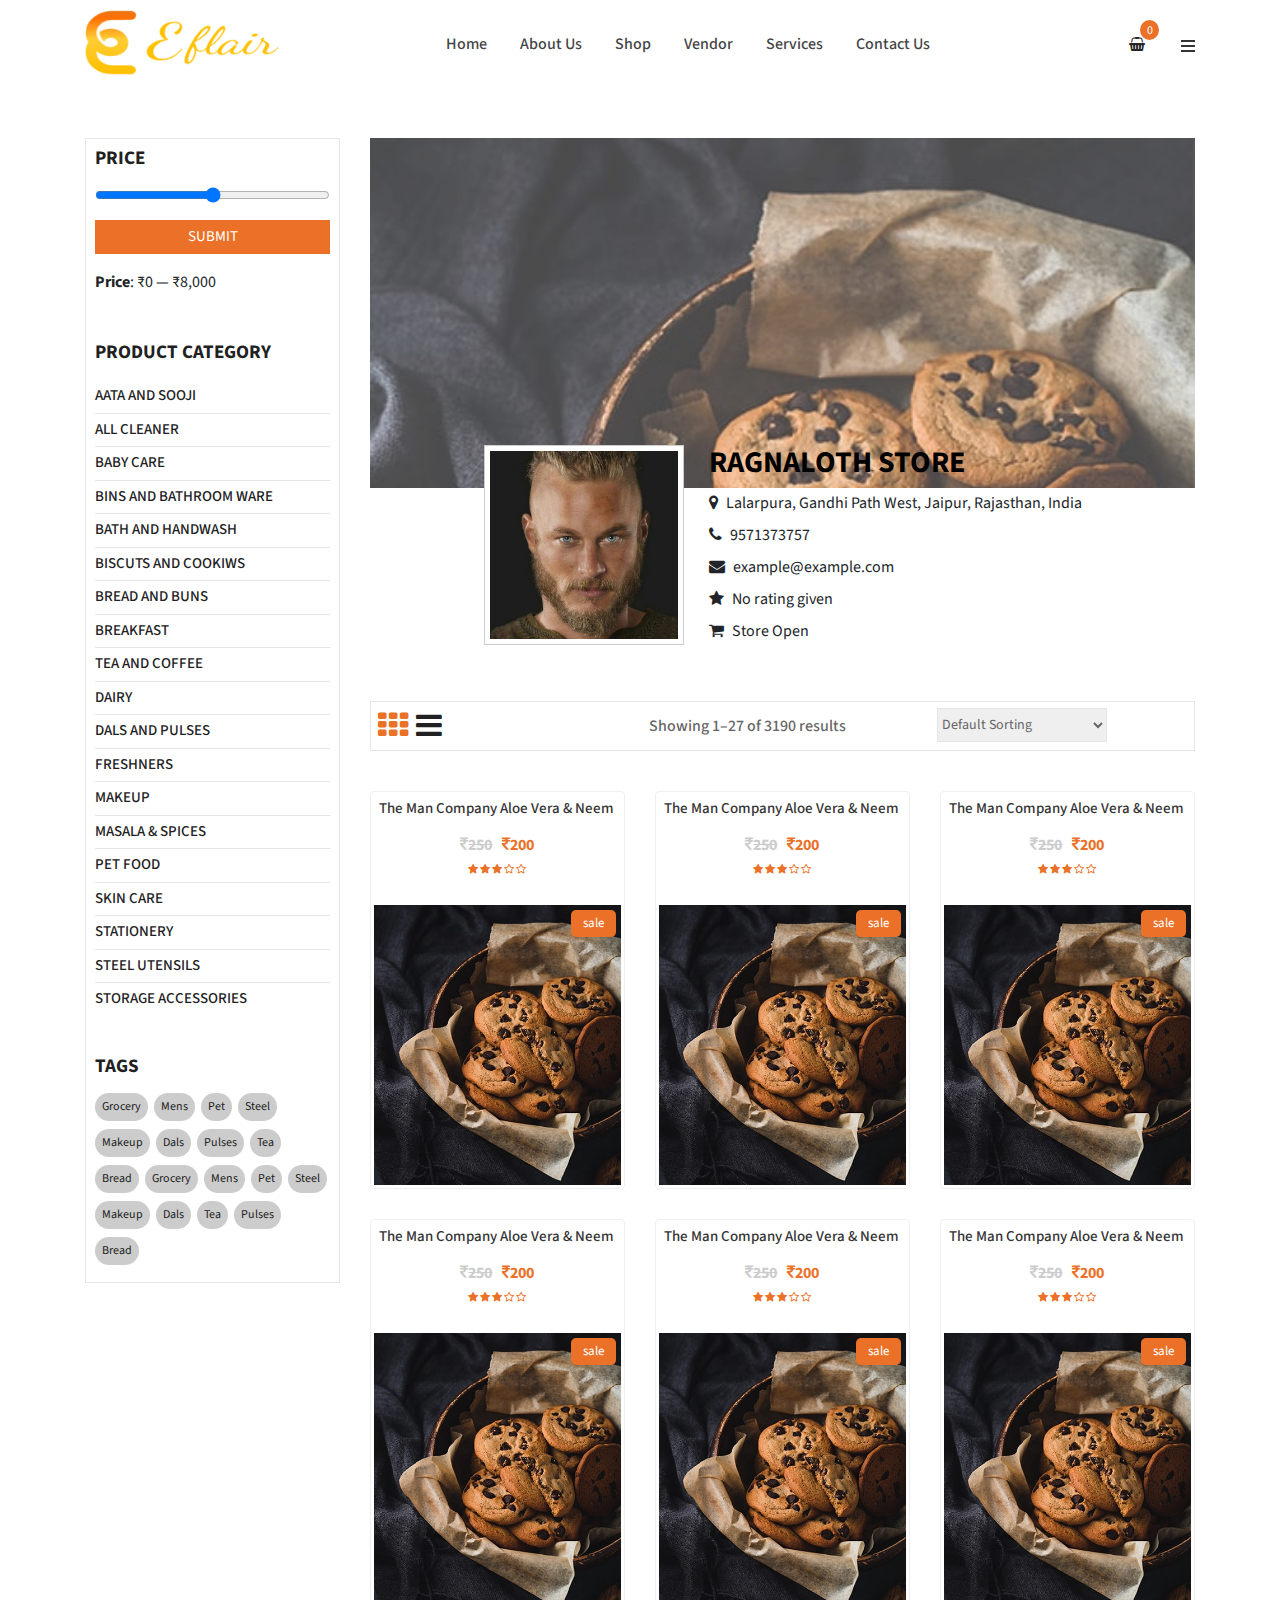
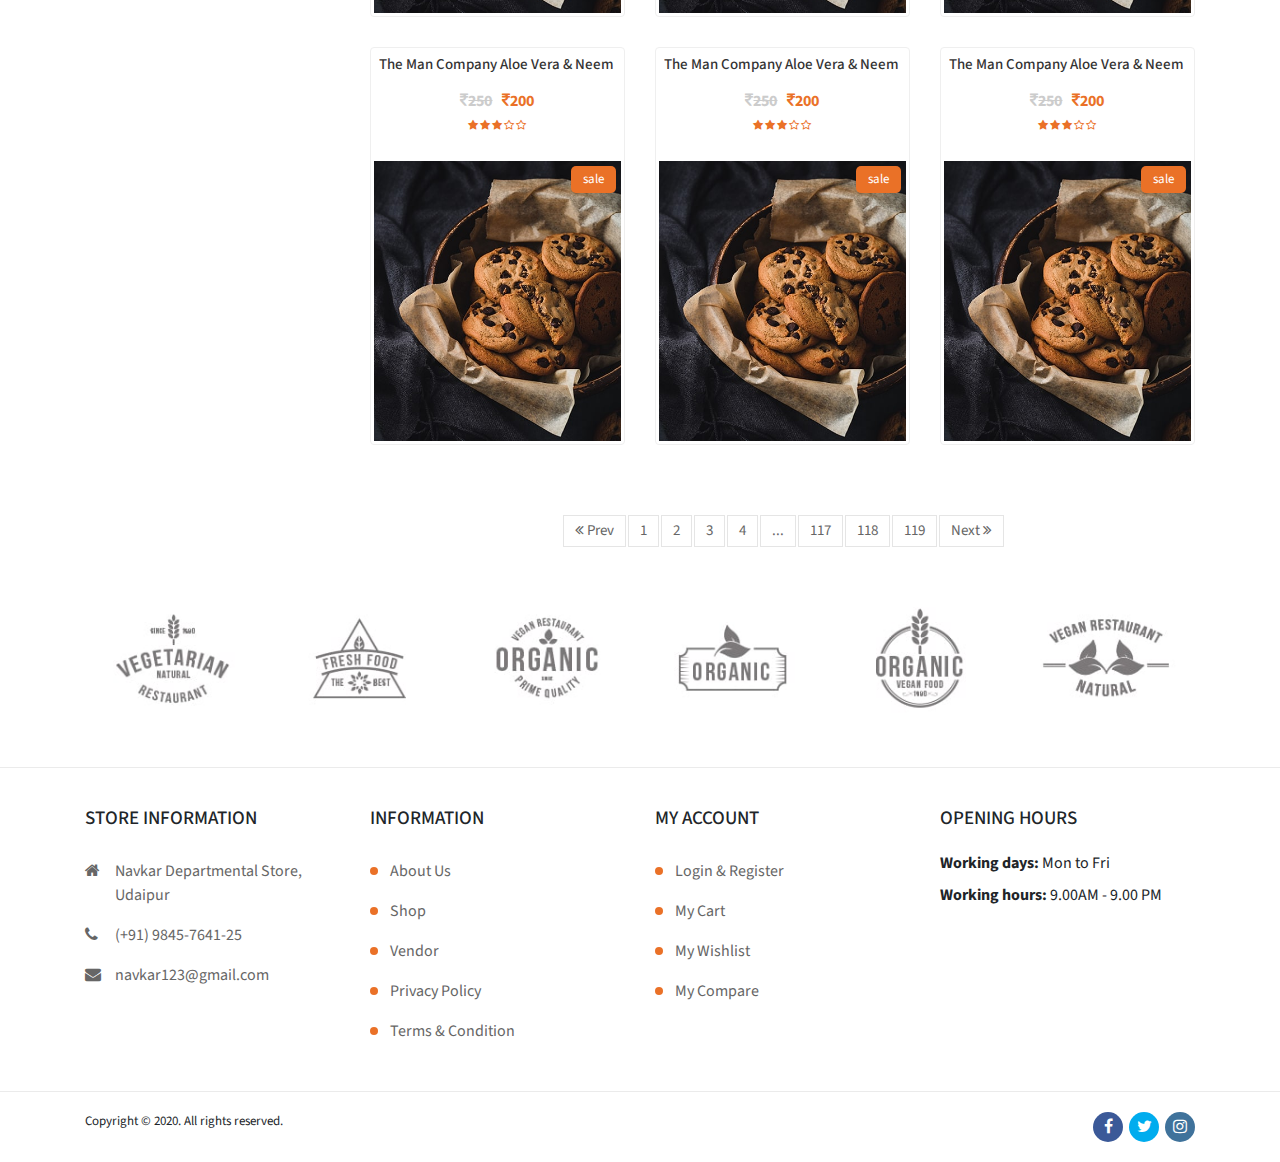
<file: vendor-details.html>
<!DOCTYPE html>
<html lang="en">

<head>
    <meta charset="UTF-8">
    <meta name="viewport" content="width=device-width, initial-scale=1.0">
    <title>Eflair Online</title>
    <link rel='shortcut icon' href='assets/images/favicon.png' type='image/x-icon' />
    <link href="https://fonts.googleapis.com/css2?family=Source+Sans+Pro:ital,wght@0,200;0,300;0,400;0,600;0,700;0,900;1,200;1,300;1,400;1,600;1,700;1,900&display=swap" rel="stylesheet">
    <link href="https://fonts.googleapis.com/css2?family=Lobster&display=swap" rel="stylesheet">
    <link rel="stylesheet" href="assets/font-awesome/css/font-awesome.min.css">
    <link rel="stylesheet" href="assets/bootstrap/css/bootstrap.min.css">
    <link rel="stylesheet" href="assets/OwlCarousel2/dist/assets/owl.carousel.min.css">
    <link rel="stylesheet" href="assets/css/animate.min.css">
    <link rel="stylesheet" href="assets/css/carousel.css">
    <link rel="stylesheet" href="assets/css/style.css">
    <link rel="stylesheet" href="assets/css/responsive.css">
</head>

<body>
    <!-- ======================================
    HEADER
    ======================================= -->
    <header class="siteheader innerheader">
        <div class="container">
            <div class="row">
                <div class="col-4 col-sm-4 col-md-4 ddn">
                    <button class="mobilemenu" id="mobilemenu">
                        <span></span>
                        <span></span>
                        <span></span>
                    </button>
                </div>
                <div class="col-4 col-sm-4 col-sm-4 col-lg-3">
                    <div class="logo">
                        <a href="index.html">
                            <img src="assets/images/logo.png" alt="logo">
                        </a>
                    </div>
                </div>
                <div class="col-12 col-sm-7 mdn">
                    <div class="menuwrap">
                        <ul class="mainmenu">
                            <li><a href="index.html">Home</a></li>
                            <li><a href="about.html">About Us</a></li>
                            <li class="hasChild">
                                <a href="shop.html">Shop</a>
                                <ul class="dropdown">
                                    <li><a href="javascript:;">Cookies</a></li>
                                    <li><a href="javascript:;">Bread</a></li>
                                    <li><a href="javascript:;">Flours</a></li>
                                    <li><a href="javascript:;">Pulses</a></li>
                                    <li><a href="javascript:;">Grains</a></li>
                                </ul>
                            </li>
                            <li><a href="vendor.html">Vendor</a></li>
                            <li><a href="services.html">Services</a></li>
                            <li><a href="contact.html">Contact Us</a></li>
                        </ul>
                    </div>
                </div>
                <div class="col-4 col-sm-4 col-md-4 col-lg-2">
                    <div class="topcart">
                        <ul class="topshopcart">
                            <li>
                                <a href="javascript:;" class="carticon">
                                    <div class="total-cart">0</div>
                                </a>
                            </li>
                            <li>
                                <a href="javascript:;" class="dropicon">
                                    <div class="droplist">
                                        <span></span>
                                        <span></span>
                                        <span></span>
                                    </div>
                                </a>
                                <ul class="dropdown-list">
                                    <li><a href="javascript:">
                                        <i class="fa fa-heart"></i> Wishlist (0)
                                    </a></li>
                                    <li><a href="javascript:;">Login / Signup</a></li>
                                </ul>
                            </li>
                        </ul>
                    </div>
                </div>
            </div>
        </div>

        <div class="container innermenumain">
            <div class="row">
                <div class="col-sm-12">
                    <div class="menuwrap">
                        <button class="closeme" id="closeme"><i class="fa fa-close"></i></button>
                        <ul class="mainmenu">
                            <li><a href="index.html">Home</a></li>
                            <li><a href="about.html">About Us</a></li>
                            <li class="hasChild">
                                <a href="shop.html">Shop</a>
                                <ul class="dropdown">
                                    <li><a href="javascript:;">Cookies</a></li>
                                    <li><a href="javascript:;">Bread</a></li>
                                    <li><a href="javascript:;">Flours</a></li>
                                    <li><a href="javascript:;">Pulses</a></li>
                                    <li><a href="javascript:;">Grains</a></li>
                                </ul>
                            </li>
                            <li><a href="vendor.html">Vendor</a></li>
                            <li><a href="services.html">Services</a></li>
                            <li><a href="contact.html">Contact Us</a></li>
                        </ul>
                    </div>
                </div>
            </div>
        </div>

    </header>

    <!-- ======================================
    Page Banner
    ======================================= -->
    <!-- <section class="pagebanner" style="background-image: url('assets/images/banner2.jpg');">
        <div class="bannercontent">
            <ul class="pagebreadcomb">
                <li><a href="index.html">Home</a></li>
                <li> Vendor Details</li>
            </ul>
        </div>
    </section> -->

    <!-- ==================================
    SHOP CONTENT
    ================================== -->
    <section class="shopcontent">
        <div class="container">
            <div class="row">
                
                <div class="col-sm-12 col-md-12 col-lg-3">
                    <div class="prosidebar">

                        <div class="sidebarwidget">
                            <h3>Price</h3>
                            <form action="">
                                <input type="range" id="vol" name="vol" min="0" max="50000" class="pricerange">
                                <input type="submit" class="pricebtn">
                                <label for="" class="lblprice"><strong>Price</strong>: ₹0 — ₹8,000</label>
                            </form>
                        </div>

                        <div class="sidebarwidget">
                            <h3>Product Category</h3>
                            <ul>
                                <li><a href="javascript:;">Aata And Sooji </a></li>
                                <li><a href="javascript:;">All Cleaner</a></li>
                                <li><a href="javascript:;">Baby Care</a></li>
                                <li><a href="javascript:;">Bins And Bathroom Ware</a></li>
                                <li><a href="javascript:;">Bath and handwash</a></li>
                                <li><a href="javascript:;">Biscuts and cookiws</a></li>
                                <li><a href="javascript:;">Bread and buns</a></li>
                                <li><a href="javascript:;">Breakfast</a></li>
                                <li><a href="javascript:;">Tea and Coffee</a></li>
                                <li><a href="javascript:;">Dairy</a></li>
                                <li><a href="javascript:;">Dals and pulses</a></li>
                                <li><a href="javascript:;">Freshners</a></li>
                                <li><a href="javascript:;">Makeup</a></li>
                                <li><a href="javascript:;">Masala & spices</a></li>
                                <li><a href="javascript:;">Pet food</a></li>
                                <li><a href="javascript:;">Skin Care</a></li>
                                <li><a href="javascript:;">Stationery</a></li>
                                <li><a href="javascript:;">Steel Utensils</a></li>
                                <li><a href="javascript:;">Storage Accessories</a></li>
                            </ul>
                        </div>

                        <div class="sidebarwidget mrginbotnone">
                            <h3>Tags</h3>
                            <div class="tagcloud">
                                <a href="javascript:;">Grocery</a>
                                <a href="javascript:;">Mens</a>
                                <a href="javascript:;">Pet</a>
                                <a href="javascript:;">Steel</a>
                                <a href="javascript:;">Makeup</a>
                                <a href="javascript:;">Dals</a>
                                <a href="javascript:;">Pulses</a>
                                <a href="javascript:;">Tea</a>
                                <a href="javascript:;">Bread</a>
                                <a href="javascript:;">Grocery</a>
                                <a href="javascript:;">Mens</a>
                                <a href="javascript:;">Pet</a>
                                <a href="javascript:;">Steel</a>
                                <a href="javascript:;">Makeup</a>
                                <a href="javascript:;">Dals</a>                                
                                <a href="javascript:;">Tea</a>
                                <a href="javascript:;">Pulses</a>
                                <a href="javascript:;">Bread</a>
                            </div>
                        </div>


                    </div>
                </div>


                <div class="col-sm-12 col-md-12 col-lg-9">
                    
                    <div class="vendordetails">
                        <div class="row">
                            <div class="col-sm-12">
                                <div class="bgimage" style="background-image: url('assets/images/cookies.jpg');"></div>
                                <div class="vendorinfo">
                                    <div class="avaitar">
                                        <img src="assets/images/avaitar-big.jpg" alt="avaitar">
                                    </div>
                                    <div class="vdeails">
                                        <a href="javascript:;"><h4>Ragnaloth Store</h4></a>
                                        <div class="address"> <i class="fa fa-map-marker"></i> Lalarpura, Gandhi Path West, Jaipur, Rajasthan, India</div> 
                                        <div class="address"><i class="fa fa-phone"></i> 9571373757</div>
                                        <div class="address"><i class="fa fa-envelope"></i> example@example.com</div>
                                        <div class="address"><i class="fa fa-star"></i> No rating given</div>
                                        <div class="address"><i class="fa fa-shopping-cart"></i> Store Open</div>
                                    </div>
                                </div>
                            </div>
                        </div>
                    </div>


                    <div class="shopfilter">
                        <div class="row">
                            <div class="col-sm-3">
                                <div class="viewlist">
                                    <a href="javascript:;" class="gridview active">
                                        <i class="fa fa-th"></i>
                                    </a>
                                    <a href="javascript:;" class="listview">
                                        <i class="fa fa-bars"></i>
                                    </a>
                                </div>
                            </div>
                            <div class="col-sm-5">
                                <div class="showingpro">Showing 1–27 of 3190 results</div>
                            </div>
                            <div class="col-sm-4">
                                <div class="sortpro">
                                    <select name="" id="">
                                        <option value="">Default Sorting</option>
                                        <option value="">Sort by popularity</option>
                                        <option value="">Sort by average rating</option>
                                        <option value="">Sort by latest</option>
                                        <option value="">Sort by price: low to high</option>
                                        <option value="">Sort by price: high to low</option>
                                    </select>
                                </div>
                            </div>
                        </div>
                    </div>
                    <!-- /shopfilter -->

                    <div class="products">
                        <div class="row">

                            <div class="col-sm-12 col-md-6 col-lg-4">
                                <div class="probox">
                                    <a href="javascript:;">
                                        <div class="proinfo">                                
                                            <h4>The Man Company Aloe Vera & Neem gel</h4>
                                            <div class="prometa">
                                                <div class="price">
                                                    <span class="discounted"> <i class="fa fa-inr"></i>250 </span>
                                                    <span class="sellprice"> <i class="fa fa-inr"></i>200 </span>
                                                </div>
                                                <div class="rating">
                                                    <i class="fa fa-star"></i>
                                                    <i class="fa fa-star"></i>
                                                    <i class="fa fa-star"></i>
                                                    <i class="fa fa-star-o"></i>
                                                    <i class="fa fa-star-o"></i>
                                                </div>
                                            </div>
                                            <div class="metalinks">
                                                <a href="javascript:;" class="icon"><i class="fa fa-shopping-cart"></i></a>
                                                <a href="javascript:;" class="icon"><i class="fa fa-heart"></i></a>
                                                <a href="javascript:;" class="icon"><i class="fa fa-eye"></i></a>
                                            </div>
                                        </div>
                                        <div class="thumbnail">
                                            <img src="assets/images/cookies.jpg" alt="product">
                                            <span class="sale">sale</span>
                                        </div>
                                    </a>
                                </div>
                            </div>

                             <div class="col-sm-12 col-md-6 col-lg-4">
                                <div class="probox">
                                    <a href="javascript:;">
                                        <div class="proinfo">                                
                                            <h4>The Man Company Aloe Vera & Neem gel</h4>
                                            <div class="prometa">
                                                <div class="price">
                                                    <span class="discounted"> <i class="fa fa-inr"></i>250 </span>
                                                    <span class="sellprice"> <i class="fa fa-inr"></i>200 </span>
                                                </div>
                                                <div class="rating">
                                                    <i class="fa fa-star"></i>
                                                    <i class="fa fa-star"></i>
                                                    <i class="fa fa-star"></i>
                                                    <i class="fa fa-star-o"></i>
                                                    <i class="fa fa-star-o"></i>
                                                </div>
                                            </div>
                                            <div class="metalinks">
                                                <a href="javascript:;" class="icon"><i class="fa fa-shopping-cart"></i></a>
                                                <a href="javascript:;" class="icon"><i class="fa fa-heart"></i></a>
                                                <a href="javascript:;" class="icon"><i class="fa fa-eye"></i></a>
                                            </div>
                                        </div>
                                        <div class="thumbnail">
                                            <img src="assets/images/cookies.jpg" alt="product">
                                            <span class="sale">sale</span>
                                        </div>
                                    </a>
                                </div>
                            </div>

                             <div class="col-sm-12 col-md-6 col-lg-4">
                                <div class="probox">
                                    <a href="javascript:;">
                                        <div class="proinfo">                                
                                            <h4>The Man Company Aloe Vera & Neem gel</h4>
                                            <div class="prometa">
                                                <div class="price">
                                                    <span class="discounted"> <i class="fa fa-inr"></i>250 </span>
                                                    <span class="sellprice"> <i class="fa fa-inr"></i>200 </span>
                                                </div>
                                                <div class="rating">
                                                    <i class="fa fa-star"></i>
                                                    <i class="fa fa-star"></i>
                                                    <i class="fa fa-star"></i>
                                                    <i class="fa fa-star-o"></i>
                                                    <i class="fa fa-star-o"></i>
                                                </div>
                                            </div>
                                            <div class="metalinks">
                                                <a href="javascript:;" class="icon"><i class="fa fa-shopping-cart"></i></a>
                                                <a href="javascript:;" class="icon"><i class="fa fa-heart"></i></a>
                                                <a href="javascript:;" class="icon"><i class="fa fa-eye"></i></a>
                                            </div>
                                        </div>
                                        <div class="thumbnail">
                                            <img src="assets/images/cookies.jpg" alt="product">
                                            <span class="sale">sale</span>
                                        </div>
                                    </a>
                                </div>
                            </div>

                            <div class="col-sm-12 col-md-6 col-lg-4">
                                <div class="probox">
                                    <a href="javascript:;">
                                        <div class="proinfo">                                
                                            <h4>The Man Company Aloe Vera & Neem gel</h4>
                                            <div class="prometa">
                                                <div class="price">
                                                    <span class="discounted"> <i class="fa fa-inr"></i>250 </span>
                                                    <span class="sellprice"> <i class="fa fa-inr"></i>200 </span>
                                                </div>
                                                <div class="rating">
                                                    <i class="fa fa-star"></i>
                                                    <i class="fa fa-star"></i>
                                                    <i class="fa fa-star"></i>
                                                    <i class="fa fa-star-o"></i>
                                                    <i class="fa fa-star-o"></i>
                                                </div>
                                            </div>
                                            <div class="metalinks">
                                                <a href="javascript:;" class="icon"><i class="fa fa-shopping-cart"></i></a>
                                                <a href="javascript:;" class="icon"><i class="fa fa-heart"></i></a>
                                                <a href="javascript:;" class="icon"><i class="fa fa-eye"></i></a>
                                            </div>
                                        </div>
                                        <div class="thumbnail">
                                            <img src="assets/images/cookies.jpg" alt="product">
                                            <span class="sale">sale</span>
                                        </div>
                                    </a>
                                </div>
                            </div>

                            <div class="col-sm-12 col-md-6 col-lg-4">
                                <div class="probox">
                                    <a href="javascript:;">
                                        <div class="proinfo">                                
                                            <h4>The Man Company Aloe Vera & Neem gel</h4>
                                            <div class="prometa">
                                                <div class="price">
                                                    <span class="discounted"> <i class="fa fa-inr"></i>250 </span>
                                                    <span class="sellprice"> <i class="fa fa-inr"></i>200 </span>
                                                </div>
                                                <div class="rating">
                                                    <i class="fa fa-star"></i>
                                                    <i class="fa fa-star"></i>
                                                    <i class="fa fa-star"></i>
                                                    <i class="fa fa-star-o"></i>
                                                    <i class="fa fa-star-o"></i>
                                                </div>
                                            </div>
                                            <div class="metalinks">
                                                <a href="javascript:;" class="icon"><i class="fa fa-shopping-cart"></i></a>
                                                <a href="javascript:;" class="icon"><i class="fa fa-heart"></i></a>
                                                <a href="javascript:;" class="icon"><i class="fa fa-eye"></i></a>
                                            </div>
                                        </div>
                                        <div class="thumbnail">
                                            <img src="assets/images/cookies.jpg" alt="product">
                                            <span class="sale">sale</span>
                                        </div>
                                    </a>
                                </div>
                            </div>

                            <div class="col-sm-12 col-md-6 col-lg-4">
                                <div class="probox">
                                    <a href="javascript:;">
                                        <div class="proinfo">                                
                                            <h4>The Man Company Aloe Vera & Neem gel</h4>
                                            <div class="prometa">
                                                <div class="price">
                                                    <span class="discounted"> <i class="fa fa-inr"></i>250 </span>
                                                    <span class="sellprice"> <i class="fa fa-inr"></i>200 </span>
                                                </div>
                                                <div class="rating">
                                                    <i class="fa fa-star"></i>
                                                    <i class="fa fa-star"></i>
                                                    <i class="fa fa-star"></i>
                                                    <i class="fa fa-star-o"></i>
                                                    <i class="fa fa-star-o"></i>
                                                </div>
                                            </div>
                                            <div class="metalinks">
                                                <a href="javascript:;" class="icon"><i class="fa fa-shopping-cart"></i></a>
                                                <a href="javascript:;" class="icon"><i class="fa fa-heart"></i></a>
                                                <a href="javascript:;" class="icon"><i class="fa fa-eye"></i></a>
                                            </div>
                                        </div>
                                        <div class="thumbnail">
                                            <img src="assets/images/cookies.jpg" alt="product">
                                            <span class="sale">sale</span>
                                        </div>
                                    </a>
                                </div>
                            </div>

                            <div class="col-sm-12 col-md-6 col-lg-4">
                                <div class="probox">
                                    <a href="javascript:;">
                                        <div class="proinfo">                                
                                            <h4>The Man Company Aloe Vera & Neem gel</h4>
                                            <div class="prometa">
                                                <div class="price">
                                                    <span class="discounted"> <i class="fa fa-inr"></i>250 </span>
                                                    <span class="sellprice"> <i class="fa fa-inr"></i>200 </span>
                                                </div>
                                                <div class="rating">
                                                    <i class="fa fa-star"></i>
                                                    <i class="fa fa-star"></i>
                                                    <i class="fa fa-star"></i>
                                                    <i class="fa fa-star-o"></i>
                                                    <i class="fa fa-star-o"></i>
                                                </div>
                                            </div>
                                            <div class="metalinks">
                                                <a href="javascript:;" class="icon"><i class="fa fa-shopping-cart"></i></a>
                                                <a href="javascript:;" class="icon"><i class="fa fa-heart"></i></a>
                                                <a href="javascript:;" class="icon"><i class="fa fa-eye"></i></a>
                                            </div>
                                        </div>
                                        <div class="thumbnail">
                                            <img src="assets/images/cookies.jpg" alt="product">
                                            <span class="sale">sale</span>
                                        </div>
                                    </a>
                                </div>
                            </div>

                            <div class="col-sm-12 col-md-6 col-lg-4">
                                <div class="probox">
                                    <a href="javascript:;">
                                        <div class="proinfo">                                
                                            <h4>The Man Company Aloe Vera & Neem gel</h4>
                                            <div class="prometa">
                                                <div class="price">
                                                    <span class="discounted"> <i class="fa fa-inr"></i>250 </span>
                                                    <span class="sellprice"> <i class="fa fa-inr"></i>200 </span>
                                                </div>
                                                <div class="rating">
                                                    <i class="fa fa-star"></i>
                                                    <i class="fa fa-star"></i>
                                                    <i class="fa fa-star"></i>
                                                    <i class="fa fa-star-o"></i>
                                                    <i class="fa fa-star-o"></i>
                                                </div>
                                            </div>
                                            <div class="metalinks">
                                                <a href="javascript:;" class="icon"><i class="fa fa-shopping-cart"></i></a>
                                                <a href="javascript:;" class="icon"><i class="fa fa-heart"></i></a>
                                                <a href="javascript:;" class="icon"><i class="fa fa-eye"></i></a>
                                            </div>
                                        </div>
                                        <div class="thumbnail">
                                            <img src="assets/images/cookies.jpg" alt="product">
                                            <span class="sale">sale</span>
                                        </div>
                                    </a>
                                </div>
                            </div>

                            <div class="col-sm-12 col-md-6 col-lg-4">
                                <div class="probox">
                                    <a href="javascript:;">
                                        <div class="proinfo">                                
                                            <h4>The Man Company Aloe Vera & Neem gel</h4>
                                            <div class="prometa">
                                                <div class="price">
                                                    <span class="discounted"> <i class="fa fa-inr"></i>250 </span>
                                                    <span class="sellprice"> <i class="fa fa-inr"></i>200 </span>
                                                </div>
                                                <div class="rating">
                                                    <i class="fa fa-star"></i>
                                                    <i class="fa fa-star"></i>
                                                    <i class="fa fa-star"></i>
                                                    <i class="fa fa-star-o"></i>
                                                    <i class="fa fa-star-o"></i>
                                                </div>
                                            </div>
                                            <div class="metalinks">
                                                <a href="javascript:;" class="icon"><i class="fa fa-shopping-cart"></i></a>
                                                <a href="javascript:;" class="icon"><i class="fa fa-heart"></i></a>
                                                <a href="javascript:;" class="icon"><i class="fa fa-eye"></i></a>
                                            </div>
                                        </div>
                                        <div class="thumbnail">
                                            <img src="assets/images/cookies.jpg" alt="product">
                                            <span class="sale">sale</span>
                                        </div>
                                    </a>
                                </div>
                            </div>

                        </div>
                    </div>
                    <!-- /products -->

                    <div class="paginationwrap">
                        <ul class="paginationlist">
                            <li><a href="javascript:;"><i class="fa fa-angle-double-left"></i> Prev</a></li>
                            <li><span class="initial">1</span></li>
                            <li><a href="javascript:;">2</a></li>
                            <li><a href="javascript:;">3</a></li>
                            <li><a href="javascript:;">4</a></li>
                            <li><span class="dots">...</span></li>
                            <li><a href="javascript:;">117</a></li>
                            <li><a href="javascript:;">118</a></li>
                            <li><a href="javascript:;">119</a></li>
                            <li><a href="javascript:;">Next <i class="fa fa-angle-double-right"></i></a></li>
                        </ul>
                    </div>
                    <!-- /paginationwrap -->

                </div>

            </div>
        </div>
    </section>


    <!-- ======================================
    Client Logo
    ======================================= -->
    <section class="clientlogo">
        <div class="container">
            <div class="row">
                <div class="col-sm-12">
                    <div class="owl-carousel owl-theme clientslider">
                        <div class="item">
                            <a href="javascript">
                                <img src="assets/images/br1.jpg" alt="">
                            </a>
                        </div>
                        <div class="item">
                            <a href="javascript">
                                <img src="assets/images/br2.jpg" alt="">
                            </a>
                        </div>
                        <div class="item">
                            <a href="javascript">
                                <img src="assets/images/br3.jpg" alt="">
                            </a>
                        </div>
                        <div class="item">
                            <a href="javascript">
                                <img src="assets/images/br4.jpg" alt="">
                            </a>
                        </div>
                        <div class="item">
                            <a href="javascript">
                                <img src="assets/images/br5.jpg" alt="">
                            </a>
                        </div>
                        <div class="item">
                            <a href="javascript">
                                <img src="assets/images/br6.jpg" alt="">
                            </a>
                        </div>
                    </div>
                </div>
            </div>
        </div>
    </section>


    <!-- ======================================
    Footer
    ======================================= -->
    <footer class="footer">
        <div class="container fborder">
            <div class="row">
                <div class="col-sm-12 col-md-6 col-lg-3">
                    <div class="footerbox">
                        <h3>STORE INFORMATION</h3>
                        <div class="footeraddress">
                            <ul>
                                <li>
                                    <i class="fa fa-home"></i>
                                    <span>Navkar Departmental Store, Udaipur</span>
                                </li>
                                <li>
                                    <i class="fa fa-phone"></i>
                                    <a href="tel:+919845764125">(+91) 9845-7641-25</a>
                                </li>
                                <li>
                                    <i class="fa fa-envelope"></i>
                                    <a href="mailto:navkar123@gmail.com">navkar123@gmail.com</a>
                                </li>
                            </ul>
                        </div>
                    </div>
                </div>

                <div class="col-sm-12 col-md-6 col-lg-3">
                    <div class="footerbox">
                        <h3>INFORMATION</h3>
                        <ul class="footerlist">
                            <li><a href="javascript:;">About Us</a> </li>
                            <li><a href="javascript:;">Shop</a> </li>
                            <li><a href="javascript:;">Vendor</a> </li>
                            <li><a href="javascript:;">Privacy Policy</a> </li>
                            <li><a href="javascript:;">Terms & Condition</a> </li>
                        </ul>
                    </div>
                </div>

                <div class="col-sm-12 col-md-6 col-lg-3">
                    <div class="footerbox">
                        <h3>MY ACCOUNT</h3>
                        <ul class="footerlist">
                            <li><a href="javascript:;">Login & Register</a> </li>
                            <li><a href="javascript:;">My Cart</a> </li>
                            <li><a href="javascript:;">My Wishlist</a> </li>
                            <li><a href="javascript:;">My Compare</a> </li>
                        </ul>
                    </div>
                </div>

                <div class="col-sm-12 col-md-6 col-lg-3">
                    <div class="footerbox">
                        <h3>OPENING HOURS</h3>
                        <div class="openhours">
                            <p><strong>Working days:</strong> Mon to Fri</p>
                            <p><strong>Working hours:</strong> 9.00AM - 9.00 PM</p>
                        </div>
                    </div>
                </div>
            </div>
        </div>
    </footer>
    <section class="copyright">
        <div class="container">
            <div class="row">
                <div class="col-sm-6">
                    <div class="copytxt">Copyright © 2020. All rights reserved.</div>
                </div>
                <div class="col-sm-6">
                    <ul class="sociallist">
                        <li>
                            <a href="javascript:;" class="facebook">
                                <i class="fa fa-facebook"></i>
                            </a>
                        </li>
                        <li>
                            <a href="javascript:;" class="twitter">
                                <i class="fa fa-twitter"></i>
                            </a>
                        </li>
                        <li>
                            <a href="javascript:;" class="instagram">
                                <i class="fa fa-instagram"></i>
                            </a>
                        </li>
                    </ul>
                </div>
            </div>
        </div>
    </section>
   

</body>

<script src="assets/js/jquery-1.11.3.min.js"></script>
<script src="assets/bootstrap/js/bootstrap.min.js"></script>
<script src="assets/OwlCarousel2/dist/owl.carousel.min.js"></script>
<script src="assets/js/wow.min.js"></script>
<script src="assets/js/jquery.carousel-1.1.min.js"></script>
<script src="assets/js/script.js"></script>
</html>
</file>
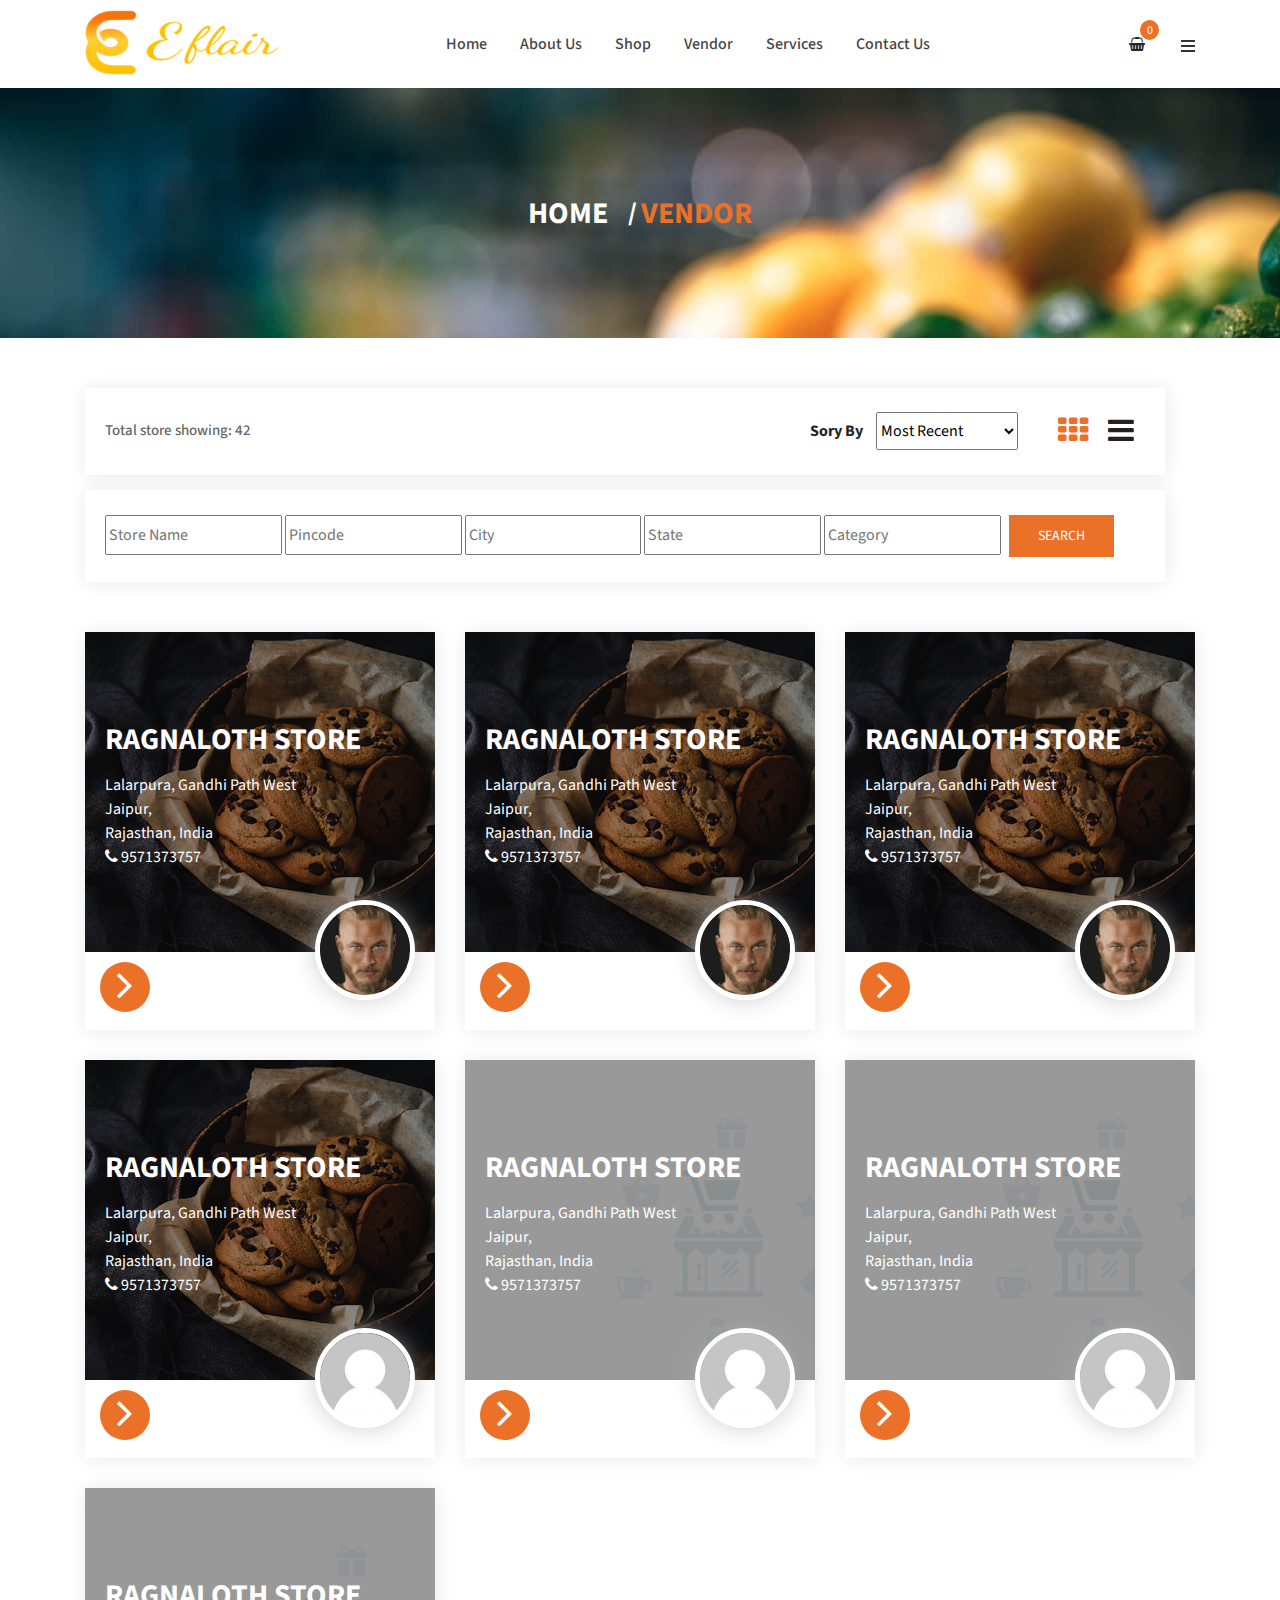
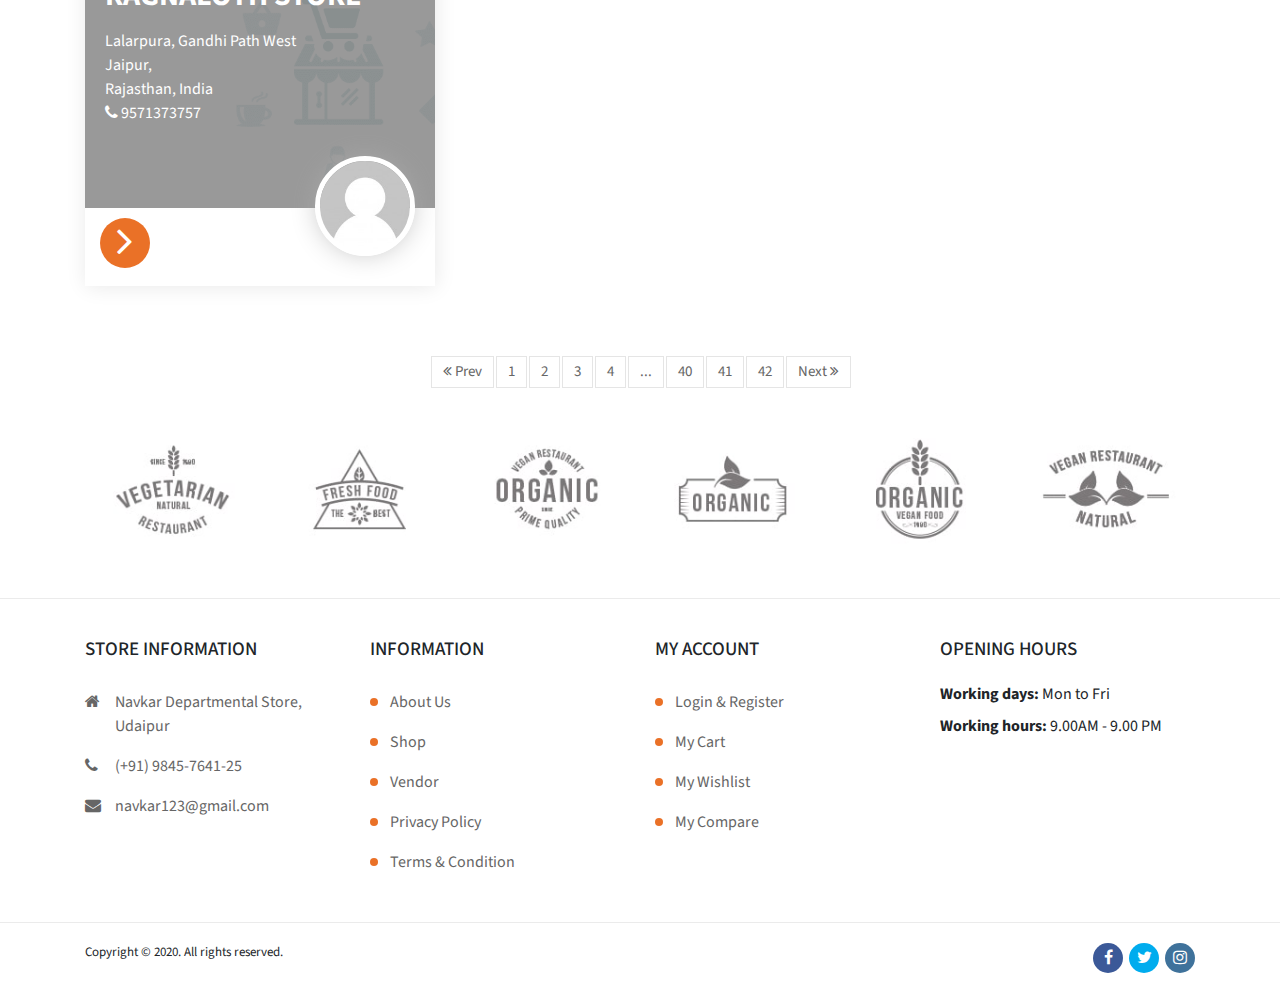
<file: vendor.html>
<!DOCTYPE html>
<html lang="en">

<head>
    <meta charset="UTF-8">
    <meta name="viewport" content="width=device-width, initial-scale=1.0">
    <title>Eflair Online</title>
    <link rel='shortcut icon' href='assets/images/favicon.png' type='image/x-icon' />
    <link href="https://fonts.googleapis.com/css2?family=Source+Sans+Pro:ital,wght@0,200;0,300;0,400;0,600;0,700;0,900;1,200;1,300;1,400;1,600;1,700;1,900&display=swap" rel="stylesheet">
    <link href="https://fonts.googleapis.com/css2?family=Lobster&display=swap" rel="stylesheet">
    <link rel="stylesheet" href="assets/font-awesome/css/font-awesome.min.css">
    <link rel="stylesheet" href="assets/bootstrap/css/bootstrap.min.css">
    <link rel="stylesheet" href="assets/OwlCarousel2/dist/assets/owl.carousel.min.css">
    <link rel="stylesheet" href="assets/css/animate.min.css">
    <link rel="stylesheet" href="assets/css/carousel.css">
    <link rel="stylesheet" href="assets/css/style.css">
    <link rel="stylesheet" href="assets/css/responsive.css">
</head>

<body>
    <!-- ======================================
    HEADER
    ======================================= -->
   <header class="siteheader innerheader">
        <div class="container">
            <div class="row">
                <div class="col-4 col-sm-4 col-md-4 ddn">
                    <button class="mobilemenu" id="mobilemenu">
                        <span></span>
                        <span></span>
                        <span></span>
                    </button>
                </div>
                <div class="col-4 col-sm-4 col-sm-4 col-lg-3">
                    <div class="logo">
                        <a href="index.html">
                            <img src="assets/images/logo.png" alt="logo">
                        </a>
                    </div>
                </div>
                <div class="col-12 col-sm-7 mdn">
                    <div class="menuwrap">
                        <ul class="mainmenu">
                            <li><a href="index.html">Home</a></li>
                            <li><a href="about.html">About Us</a></li>
                            <li class="hasChild">
                                <a href="shop.html">Shop</a>
                                <ul class="dropdown">
                                    <li><a href="javascript:;">Cookies</a></li>
                                    <li><a href="javascript:;">Bread</a></li>
                                    <li><a href="javascript:;">Flours</a></li>
                                    <li><a href="javascript:;">Pulses</a></li>
                                    <li><a href="javascript:;">Grains</a></li>
                                </ul>
                            </li>
                            <li><a href="vendor.html">Vendor</a></li>
                            <li><a href="services.html">Services</a></li>
                            <li><a href="contact.html">Contact Us</a></li>
                        </ul>
                    </div>
                </div>
                <div class="col-4 col-sm-4 col-md-4 col-lg-2">
                    <div class="topcart">
                        <ul class="topshopcart">
                            <li>
                                <a href="javascript:;" class="carticon">
                                    <div class="total-cart">0</div>
                                </a>
                            </li>
                            <li>
                                <a href="javascript:;" class="dropicon">
                                    <div class="droplist">
                                        <span></span>
                                        <span></span>
                                        <span></span>
                                    </div>
                                </a>
                                <ul class="dropdown-list">
                                    <li><a href="javascript:">
                                        <i class="fa fa-heart"></i> Wishlist (0)
                                    </a></li>
                                    <li><a href="javascript:;">Login / Signup</a></li>
                                </ul>
                            </li>
                        </ul>
                    </div>
                </div>
            </div>
        </div>

        <div class="container innermenumain">
            <div class="row">
                <div class="col-sm-12">
                    <div class="menuwrap">
                        <button class="closeme" id="closeme"><i class="fa fa-close"></i></button>
                        <ul class="mainmenu">
                            <li><a href="index.html">Home</a></li>
                            <li><a href="about.html">About Us</a></li>
                            <li class="hasChild">
                                <a href="shop.html">Shop</a>
                                <ul class="dropdown">
                                    <li><a href="javascript:;">Cookies</a></li>
                                    <li><a href="javascript:;">Bread</a></li>
                                    <li><a href="javascript:;">Flours</a></li>
                                    <li><a href="javascript:;">Pulses</a></li>
                                    <li><a href="javascript:;">Grains</a></li>
                                </ul>
                            </li>
                            <li><a href="vendor.html">Vendor</a></li>
                            <li><a href="services.html">Services</a></li>
                            <li><a href="contact.html">Contact Us</a></li>
                        </ul>
                    </div>
                </div>
            </div>
        </div>

    </header>

    <!-- ======================================
    Page Banner
    ======================================= -->
    <section class="pagebanner" style="background-image: url('assets/images/banner2.jpg');">
        <div class="bannercontent">
            <ul class="pagebreadcomb">
                <li><a href="index.html">Home</a></li>
                <li>Vendor</li>
            </ul>
        </div>
    </section>

    <!-- ======================================
    Vendor Content
    ======================================= -->
    <section class="vendorcontent">
        <div class="container">
            <div class="row col-sm-12">
                <div class="vendorfilter">
                    <div class="showing">Total store showing: 42</div>
                    <div class="filterright">
                        <div class="sortby">
                            <strong>Sory By</strong>
                            <select name="sortby" id="sortby">
                                <option value="">Most Recent</option>
                                <option value="">Most Popular</option>
                            </select>
                        </div>
                        <div class="views">
                            <button class="gridview active" id="vgridview">
                                <i class="fa fa-th"></i>
                            </button>
                            <button class="listview" id="vlistview">
                                <i class="fa fa-bars"></i>
                            </button>
                        </div>
                    </div>
                </div>  
                <!-- /vendorfilter -->

                <div class="vendorfilter filtervendorfilter">
                    <div class="filterfield">
                        <form action="">
                            <input type="text" class="formcontrol" placeholder="Store Name">
                            <input type="text" class="formcontrol" placeholder="Pincode">
                            <input type="text" class="formcontrol" placeholder="City">
                            <input type="text" class="formcontrol" placeholder="State">
                            <input type="text" class="formcontrol" placeholder="Category">
                            <input type="submit" class="btnfsubmit" value="Search">
                        </form>
                    </div>
                </div>

            </div>
        </div>
    </section>

    <!-- ======================================
    All Vendor
    ======================================= -->
    <section class="allvendor">
        <div class="container">
            <div class="row">

                <div class="col-sm-12 col-md-6 col-lg-4 gridclass">
                    <div class="vendorcard">
                        <div class="imgwrp">
                            <img src="assets/images/cookies.jpg" alt="vendorbg">
                        </div>
                        <div class="vendorinfo">
                            <a href="javascript:;"><h4>Ragnaloth Store</h4></a>
                            <div class="address">Lalarpura, Gandhi Path West</div>
                            <div class="address">Jaipur,</div>
                            <div class="address">Rajasthan, India</div>                            
                            <div class="address"><i class="fa fa-phone"></i> 9571373757</div>
                        </div>
                        <div class="vendorlink">
                            <a href="vendor-details.html"><i class="fa fa-angle-right"></i></a>
                            <div class="avaitar">
                                <img src="assets/images/avaitar.jpg" alt="">
                            </div>
                        </div>
                    </div>
                </div>


               <div class="col-sm-12 col-md-6 col-lg-4 gridclass">
                    <div class="vendorcard">
                        <div class="imgwrp">
                            <img src="assets/images/cookies.jpg" alt="vendorbg">
                        </div>
                        <div class="vendorinfo">
                            <a href="javascript:;"><h4>Ragnaloth Store</h4></a>
                            <div class="address">Lalarpura, Gandhi Path West</div>
                            <div class="address">Jaipur,</div>
                            <div class="address">Rajasthan, India</div>                            
                            <div class="address"><i class="fa fa-phone"></i> 9571373757</div>
                        </div>
                        <div class="vendorlink">
                            <a href="vendor-details.html"><i class="fa fa-angle-right"></i></a>
                            <div class="avaitar">
                                <img src="assets/images/avaitar.jpg" alt="">
                            </div>
                        </div>
                    </div>
                </div>

               <div class="col-sm-12 col-md-6 col-lg-4 gridclass">
                    <div class="vendorcard">
                        <div class="imgwrp">
                            <img src="assets/images/cookies.jpg" alt="vendorbg">
                        </div>
                        <div class="vendorinfo">
                            <a href="javascript:;"><h4>Ragnaloth Store</h4></a>
                            <div class="address">Lalarpura, Gandhi Path West</div>
                            <div class="address">Jaipur,</div>
                            <div class="address">Rajasthan, India</div>                            
                            <div class="address"><i class="fa fa-phone"></i> 9571373757</div>
                        </div>
                        <div class="vendorlink">
                            <a href="vendor-details.html"><i class="fa fa-angle-right"></i></a>
                            <div class="avaitar">
                                <img src="assets/images/avaitar.jpg" alt="">
                            </div>
                        </div>
                    </div>
                </div>

               <div class="col-sm-12 col-md-6 col-lg-4 gridclass">
                    <div class="vendorcard">
                        <div class="imgwrp">
                            <img src="assets/images/cookies.jpg" alt="vendorbg">
                        </div>
                        <div class="vendorinfo">
                            <a href="javascript:;"><h4>Ragnaloth Store</h4></a>
                            <div class="address">Lalarpura, Gandhi Path West</div>
                            <div class="address">Jaipur,</div>
                            <div class="address">Rajasthan, India</div>                            
                            <div class="address"><i class="fa fa-phone"></i> 9571373757</div>
                        </div>
                        <div class="vendorlink">
                            <a href="vendor-details.html"><i class="fa fa-angle-right"></i></a>
                            <div class="avaitar">
                                <img src="assets/images/avaitar-defult.png" alt="">
                            </div>
                        </div>
                    </div>
                </div>

               <div class="col-sm-12 col-md-6 col-lg-4 gridclass">
                    <div class="vendorcard">
                        <div class="imgwrp">
                            <img src="assets/images/default-store-banner.png" alt="vendorbg">
                        </div>
                        <div class="vendorinfo">
                            <a href="javascript:;"><h4>Ragnaloth Store</h4></a>
                            <div class="address">Lalarpura, Gandhi Path West</div>
                            <div class="address">Jaipur,</div>
                            <div class="address">Rajasthan, India</div>                            
                            <div class="address"><i class="fa fa-phone"></i> 9571373757</div>
                        </div>
                        <div class="vendorlink">
                            <a href="vendor-details.html"><i class="fa fa-angle-right"></i></a>
                            <div class="avaitar">
                                <img src="assets/images/avaitar-defult.png" alt="">
                            </div>
                        </div>
                    </div>
                </div>

                <div class="col-sm-12 col-md-6 col-lg-4 gridclass">
                    <div class="vendorcard">
                        <div class="imgwrp">
                            <img src="assets/images/default-store-banner.png" alt="vendorbg">
                        </div>
                        <div class="vendorinfo">
                            <a href="javascript:;"><h4>Ragnaloth Store</h4></a>
                            <div class="address">Lalarpura, Gandhi Path West</div>
                            <div class="address">Jaipur,</div>
                            <div class="address">Rajasthan, India</div>                            
                            <div class="address"><i class="fa fa-phone"></i> 9571373757</div>
                        </div>
                        <div class="vendorlink">
                            <a href="vendor-details.html"><i class="fa fa-angle-right"></i></a>
                            <div class="avaitar">
                                <img src="assets/images/avaitar-defult.png" alt="">
                            </div>
                        </div>
                    </div>

                </div>

               <div class="col-sm-12 col-md-6 col-lg-4 gridclass">
                    <div class="vendorcard">
                        <div class="imgwrp">
                            <img src="assets/images/default-store-banner.png" alt="vendorbg">
                        </div>
                        <div class="vendorinfo">
                            <a href="javascript:;"><h4>Ragnaloth Store</h4></a>
                            <div class="address">Lalarpura, Gandhi Path West</div>
                            <div class="address">Jaipur,</div>
                            <div class="address">Rajasthan, India</div>                            
                            <div class="address"><i class="fa fa-phone"></i> 9571373757</div>
                        </div>
                        <div class="vendorlink">
                            <a href="vendor-details.html"><i class="fa fa-angle-right"></i></a>
                            <div class="avaitar">
                                <img src="assets/images/avaitar-defult.png" alt="">
                            </div>
                        </div>
                    </div>
                </div>

                <div class="col-sm-12">
                     <div class="paginationwrap">
                        <ul class="paginationlist">
                            <li><a href="javascript:;"><i class="fa fa-angle-double-left"></i> Prev</a></li>
                            <li><span class="initial">1</span></li>
                            <li><a href="javascript:;">2</a></li>
                            <li><a href="javascript:;">3</a></li>
                            <li><a href="javascript:;">4</a></li>
                            <li><span class="dots">...</span></li>
                            <li><a href="javascript:;">40</a></li>
                            <li><a href="javascript:;">41</a></li>
                            <li><a href="javascript:;">42</a></li>
                            <li><a href="javascript:;">Next <i class="fa fa-angle-double-right"></i></a></li>
                        </ul>
                    </div>
                    <!-- /paginationwrap -->
                </div>

            </div>
        </div>
    </section>



    <!-- ======================================
    Client Logo
    ======================================= -->
    <section class="clientlogo">
        <div class="container">
            <div class="row">
                <div class="col-sm-12">
                    <div class="owl-carousel owl-theme clientslider">
                        <div class="item">
                            <a href="javascript">
                                <img src="assets/images/br1.jpg" alt="">
                            </a>
                        </div>
                        <div class="item">
                            <a href="javascript">
                                <img src="assets/images/br2.jpg" alt="">
                            </a>
                        </div>
                        <div class="item">
                            <a href="javascript">
                                <img src="assets/images/br3.jpg" alt="">
                            </a>
                        </div>
                        <div class="item">
                            <a href="javascript">
                                <img src="assets/images/br4.jpg" alt="">
                            </a>
                        </div>
                        <div class="item">
                            <a href="javascript">
                                <img src="assets/images/br5.jpg" alt="">
                            </a>
                        </div>
                        <div class="item">
                            <a href="javascript">
                                <img src="assets/images/br6.jpg" alt="">
                            </a>
                        </div>
                    </div>
                </div>
            </div>
        </div>
    </section>


    <!-- ======================================
    Footer
    ======================================= -->
    <footer class="footer">
        <div class="container fborder">
            <div class="row">
                <div class="col-sm-12 col-md-6 col-lg-3">
                    <div class="footerbox">
                        <h3>STORE INFORMATION</h3>
                        <div class="footeraddress">
                            <ul>
                                <li>
                                    <i class="fa fa-home"></i>
                                    <span>Navkar Departmental Store, Udaipur</span>
                                </li>
                                <li>
                                    <i class="fa fa-phone"></i>
                                    <a href="tel:+919845764125">(+91) 9845-7641-25</a>
                                </li>
                                <li>
                                    <i class="fa fa-envelope"></i>
                                    <a href="mailto:navkar123@gmail.com">navkar123@gmail.com</a>
                                </li>
                            </ul>
                        </div>
                    </div>
                </div>

                <div class="col-sm-12 col-md-6 col-lg-3">
                    <div class="footerbox">
                        <h3>INFORMATION</h3>
                        <ul class="footerlist">
                            <li><a href="javascript:;">About Us</a> </li>
                            <li><a href="javascript:;">Shop</a> </li>
                            <li><a href="javascript:;">Vendor</a> </li>
                            <li><a href="javascript:;">Privacy Policy</a> </li>
                            <li><a href="javascript:;">Terms & Condition</a> </li>
                        </ul>
                    </div>
                </div>

                <div class="col-sm-12 col-md-6 col-lg-3">
                    <div class="footerbox">
                        <h3>MY ACCOUNT</h3>
                        <ul class="footerlist">
                            <li><a href="javascript:;">Login & Register</a> </li>
                            <li><a href="javascript:;">My Cart</a> </li>
                            <li><a href="javascript:;">My Wishlist</a> </li>
                            <li><a href="javascript:;">My Compare</a> </li>
                        </ul>
                    </div>
                </div>

                <div class="col-sm-12 col-md-6 col-lg-3">
                    <div class="footerbox">
                        <h3>OPENING HOURS</h3>
                        <div class="openhours">
                            <p><strong>Working days:</strong> Mon to Fri</p>
                            <p><strong>Working hours:</strong> 9.00AM - 9.00 PM</p>
                        </div>
                    </div>
                </div>
            </div>
        </div>
    </footer>
    <section class="copyright">
        <div class="container">
            <div class="row">
                <div class="col-sm-6">
                    <div class="copytxt">Copyright © 2020. All rights reserved.</div>
                </div>
                <div class="col-sm-6">
                    <ul class="sociallist">
                        <li>
                            <a href="javascript:;" class="facebook">
                                <i class="fa fa-facebook"></i>
                            </a>
                        </li>
                        <li>
                            <a href="javascript:;" class="twitter">
                                <i class="fa fa-twitter"></i>
                            </a>
                        </li>
                        <li>
                            <a href="javascript:;" class="instagram">
                                <i class="fa fa-instagram"></i>
                            </a>
                        </li>
                    </ul>
                </div>
            </div>
        </div>
    </section>
   

</body>

<script src="assets/js/jquery-1.11.3.min.js"></script>
<script src="assets/bootstrap/js/bootstrap.min.js"></script>
<script src="assets/OwlCarousel2/dist/owl.carousel.min.js"></script>
<script src="assets/js/wow.min.js"></script>
<script src="assets/js/jquery.carousel-1.1.min.js"></script>
<script src="assets/js/script.js"></script>
</html>
</file>
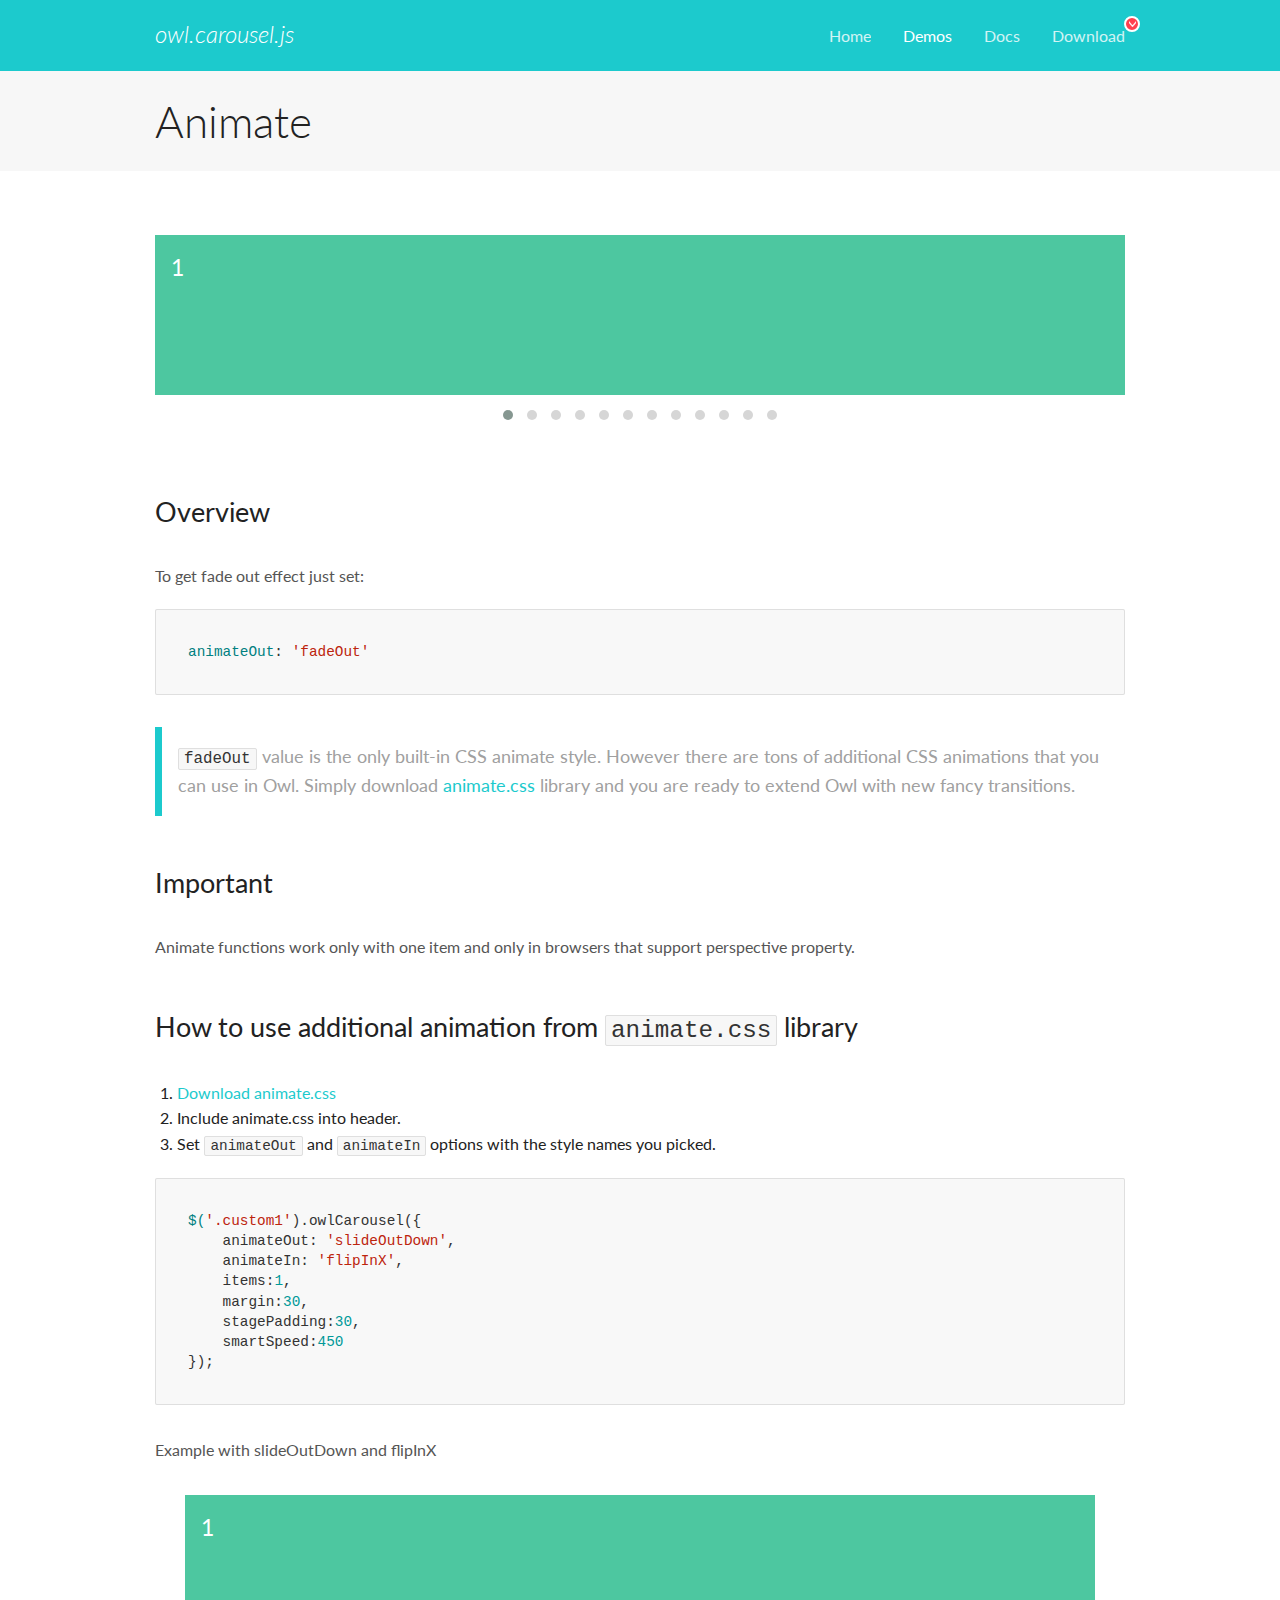
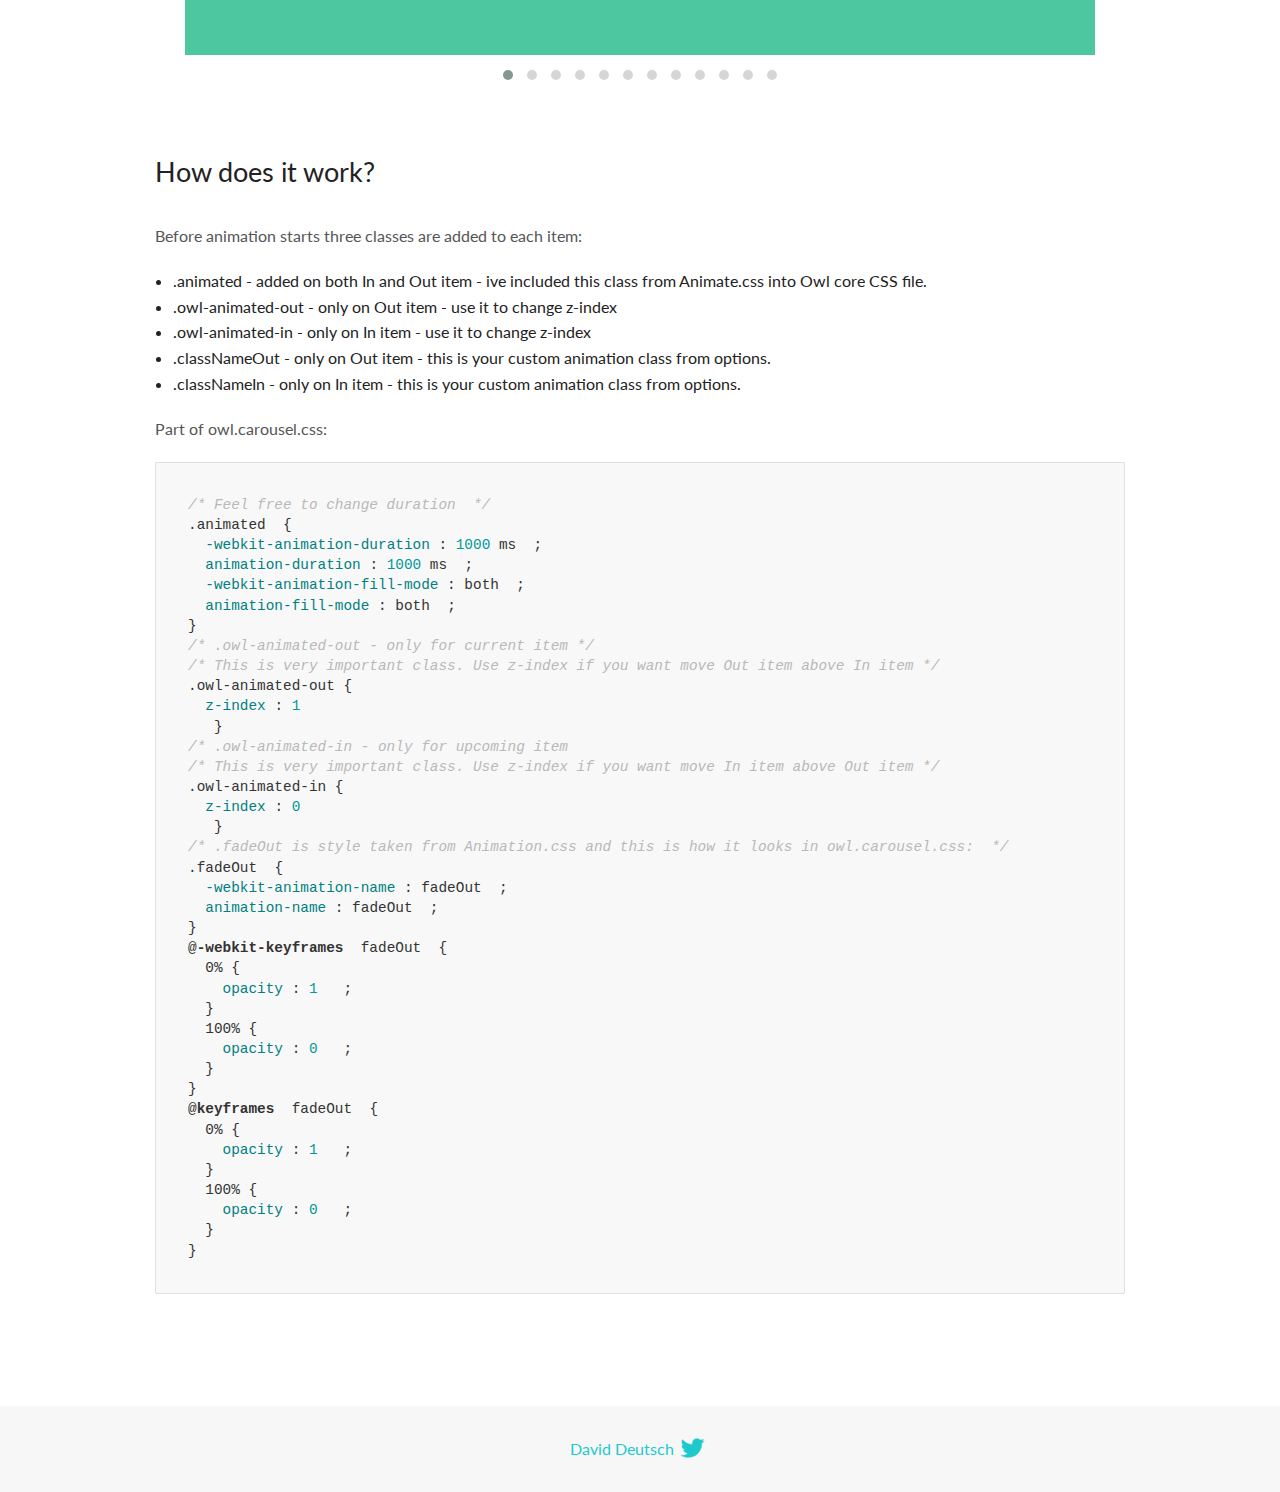
<file: assets/OwlCarousel2/docs/demos/animate.html>
<!DOCTYPE html>
<html lang="en">
  <head>

    <!-- head -->
    <meta charset="utf-8">
    <meta name="msapplication-tap-highlight" content="no" />
    <meta name="viewport" content="width=device-width, initial-scale=1.0" />
    <meta name="description" content="Animate carousel">
    <meta name="author" content="David Deutsch">
    <title>
      Animate Demo | Owl Carousel | 2.3.4
    </title>

    <!-- Stylesheets -->
    <link href='https://fonts.googleapis.com/css?family=Lato:300,400,700,400italic,300italic' rel='stylesheet' type='text/css'>
    <link rel="stylesheet" href="../assets/css/docs.theme.min.css">

    <!-- Owl Stylesheets -->
    <link rel="stylesheet" href="../assets/owlcarousel/assets/owl.carousel.min.css">
    <link rel="stylesheet" href="../assets/owlcarousel/assets/owl.theme.default.min.css">

    <!-- HTML5 shim and Respond.js IE8 support of HTML5 elements and media queries -->

    <!--[if lt IE 9]>
      <script src="https://oss.maxcdn.com/libs/html5shiv/3.7.0/html5shiv.js"></script>
      <script src="https://oss.maxcdn.com/libs/respond.js/1.3.0/respond.min.js"></script>
    <![endif]-->

    <!-- Favicons -->
    <link rel="apple-touch-icon-precomposed" sizes="144x144" href="../assets/ico/apple-touch-icon-144-precomposed.png">
    <link rel="shortcut icon" href="../assets/ico/favicon.png">
    <link rel="shortcut icon" href="favicon.ico">

    <!-- Yeah i know js should not be in header. Its required for demos.-->

    <!-- javascript -->
    <script src="../assets/vendors/jquery.min.js"></script>
    <script src="../assets/owlcarousel/owl.carousel.js"></script>
  </head>
  <body>

    <!-- header -->
    <header class="header">
      <div class="row">
        <div class="large-12 columns">
          <div class="brand left">
            <h3>
              <a href="/OwlCarousel2/">owl.carousel.js</a> 
            </h3>
          </div>
          <a id="toggle-nav" class="right">
            <span></span> <span></span> <span></span> 
          </a> 
          <div class="nav-bar">
            <ul class="clearfix">
              <li> <a href="/OwlCarousel2/index.html">Home</a>  </li>
              <li class="active">
                <a href="/OwlCarousel2/demos/demos.html">Demos</a> 
              </li>
              <li> <a href="/OwlCarousel2/docs/started-welcome.html">Docs</a>  </li>
              <li>
                <a href="https://github.com/OwlCarousel2/OwlCarousel2/archive/2.3.4.zip">Download</a> 
                <span class="download"></span> 
              </li>
            </ul>
          </div>
        </div>
      </div>
    </header>

    <!-- title -->
    <section class="title">
      <div class="row">
        <div class="large-12 columns">
          <h1>Animate</h1>
        </div>
      </div>
    </section>

    <!--  Demos -->
    <section id="demos">
      <div class="row">
        <div class="large-12 columns">
          <div class="fadeOut owl-carousel owl-theme">
            <div class="item">
              <h4>1</h4>
            </div>
            <div class="item">
              <h4>2</h4>
            </div>
            <div class="item">
              <h4>3</h4>
            </div>
            <div class="item">
              <h4>4</h4>
            </div>
            <div class="item">
              <h4>5</h4>
            </div>
            <div class="item">
              <h4>6</h4>
            </div>
            <div class="item">
              <h4>7</h4>
            </div>
            <div class="item">
              <h4>8</h4>
            </div>
            <div class="item">
              <h4>9</h4>
            </div>
            <div class="item">
              <h4>10</h4>
            </div>
            <div class="item">
              <h4>11</h4>
            </div>
            <div class="item">
              <h4>12</h4>
            </div>
          </div>
          <h3 id="overview">Overview</h3>
          <p>To get fade out effect just set:</p>
          <pre><code>animateOut: &#39;fadeOut&#39;</code></pre>
          <blockquote>
            <p><code>fadeOut</code> value is the only built-in CSS animate style. However there are tons of additional CSS animations that you can use in Owl. Simply download
              <a href="https://daneden.github.io/animate.css/">animate.css</a>  library and you are ready to extend Owl with new fancy transitions.</p>
          </blockquote>
          <h3 id="important">Important</h3>
          <p>Animate functions work only with one item and only in browsers that support perspective property.</p>
          <h3 id="how-to-use-additional-animation-from-animate-css-library">How to use additional animation from <code>animate.css</code> library</h3>
          <ol>
            <li> <a href="https://daneden.github.io/animate.css/">Download animate.css</a>  </li>
            <li>Include animate.css into header.</li>
            <li>Set <code>animateOut</code> and <code>animateIn</code> options with the style names you picked.</li>
          </ol>
          <pre><code>$(&#39;.custom1&#39;).owlCarousel({
    animateOut: &#39;slideOutDown&#39;,
    animateIn: &#39;flipInX&#39;,
    items:1,
    margin:30,
    stagePadding:30,
    smartSpeed:450
});</code></pre>
          <p>Example with slideOutDown and flipInX</p>
          <div class="custom1 owl-carousel owl-theme">
            <div class="item">
              <h4>1</h4>
            </div>
            <div class="item">
              <h4>2</h4>
            </div>
            <div class="item">
              <h4>3</h4>
            </div>
            <div class="item">
              <h4>4</h4>
            </div>
            <div class="item">
              <h4>5</h4>
            </div>
            <div class="item">
              <h4>6</h4>
            </div>
            <div class="item">
              <h4>7</h4>
            </div>
            <div class="item">
              <h4>8</h4>
            </div>
            <div class="item">
              <h4>9</h4>
            </div>
            <div class="item">
              <h4>10</h4>
            </div>
            <div class="item">
              <h4>11</h4>
            </div>
            <div class="item">
              <h4>12</h4>
            </div>
          </div>
          <h3 id="how-does-it-work-">How does it work?</h3>
          <p>Before animation starts three classes are added to each item:</p>
          <ul>
            <li>.animated - added on both In and Out item - ive included this class from Animate.css into Owl core CSS file.</li>
            <li>.owl-animated-out - only on Out item - use it to change z-index</li>
            <li>.owl-animated-in - only on In item - use it to change z-index</li>
            <li>.classNameOut - only on Out item - this is your custom animation class from options.</li>
            <li>.classNameIn - only on In item - this is your custom animation class from options.</li>
          </ul>
          <p>Part of owl.carousel.css:</p>
          <pre><code class="language-css"><span class="comment">/* Feel free to change duration  */</span> 
<span class="class">.animated</span>  <span class="rules">{
  <span class="rule"><span class="attribute">-webkit-animation-duration</span> :<span class="value"> <span class="number">1000</span> ms</span> </span> ;
  <span class="rule"><span class="attribute">animation-duration</span> :<span class="value"> <span class="number">1000</span> ms</span> </span> ;
  <span class="rule"><span class="attribute">-webkit-animation-fill-mode</span> :<span class="value"> both</span> </span> ;
  <span class="rule"><span class="attribute">animation-fill-mode</span> :<span class="value"> both</span> </span> ;
<span class="rule">}</span> </span> 
<span class="comment">/* .owl-animated-out - only for current item */</span> 
<span class="comment">/* This is very important class. Use z-index if you want move Out item above In item */</span> 
<span class="class">.owl-animated-out</span> <span class="rules">{
  <span class="rule"><span class="attribute">z-index</span> :<span class="value"> <span class="number">1</span> 
</span> </span> </span> }
<span class="comment">/* .owl-animated-in - only for upcoming item
/* This is very important class. Use z-index if you want move In item above Out item */</span> 
<span class="class">.owl-animated-in</span> <span class="rules">{
  <span class="rule"><span class="attribute">z-index</span> :<span class="value"> <span class="number">0</span> 
</span> </span> </span> }
<span class="comment">/* .fadeOut is style taken from Animation.css and this is how it looks in owl.carousel.css:  */</span> 
<span class="class">.fadeOut</span>  <span class="rules">{
  <span class="rule"><span class="attribute">-webkit-animation-name</span> :<span class="value"> fadeOut</span> </span> ;
  <span class="rule"><span class="attribute">animation-name</span> :<span class="value"> fadeOut</span> </span> ;
<span class="rule">}</span> </span> 
<span class="at_rule">@<span class="keyword">-webkit-keyframes</span>  fadeOut </span> {
  0% <span class="rules">{
    <span class="rule"><span class="attribute">opacity</span> :<span class="value"> <span class="number">1</span> </span> </span> ;
  <span class="rule">}</span> </span> 
  100% <span class="rules">{
    <span class="rule"><span class="attribute">opacity</span> :<span class="value"> <span class="number">0</span> </span> </span> ;
  <span class="rule">}</span> </span> 
}
<span class="at_rule">@<span class="keyword">keyframes</span>  fadeOut </span> {
  0% <span class="rules">{
    <span class="rule"><span class="attribute">opacity</span> :<span class="value"> <span class="number">1</span> </span> </span> ;
  <span class="rule">}</span> </span> 
  100% <span class="rules">{
    <span class="rule"><span class="attribute">opacity</span> :<span class="value"> <span class="number">0</span> </span> </span> ;
  <span class="rule">}</span> </span> 
}</code></pre>
          <link rel="stylesheet" href="../assets/css/animate.css">
          <script>
            jQuery(document).ready(function($) {
              $('.fadeOut').owlCarousel({
                items: 1,
                animateOut: 'fadeOut',
                loop: true,
                margin: 10,
              });
              $('.custom1').owlCarousel({
                animateOut: 'slideOutDown',
                animateIn: 'flipInX',
                items: 1,
                margin: 30,
                stagePadding: 30,
                smartSpeed: 450
              });
            });
          </script>
        </div>
      </div>
    </section>

    <!-- footer -->
    <footer class="footer">
      <div class="row">
        <div class="large-12 columns">
          <h5>
            <a href="/OwlCarousel2/docs/support-contact.html">David Deutsch</a> 
            <a id="custom-tweet-button" href="https://twitter.com/share?url=https://github.com/OwlCarousel2/OwlCarousel2&text=Owl Carousel - This is so awesome! " target="_blank"></a> 
          </h5>
        </div>
      </div>
    </footer>

    <!-- vendors -->
    <script src="../assets/vendors/highlight.js"></script>
    <script src="../assets/js/app.js"></script>
  </body>
</html>
</file>
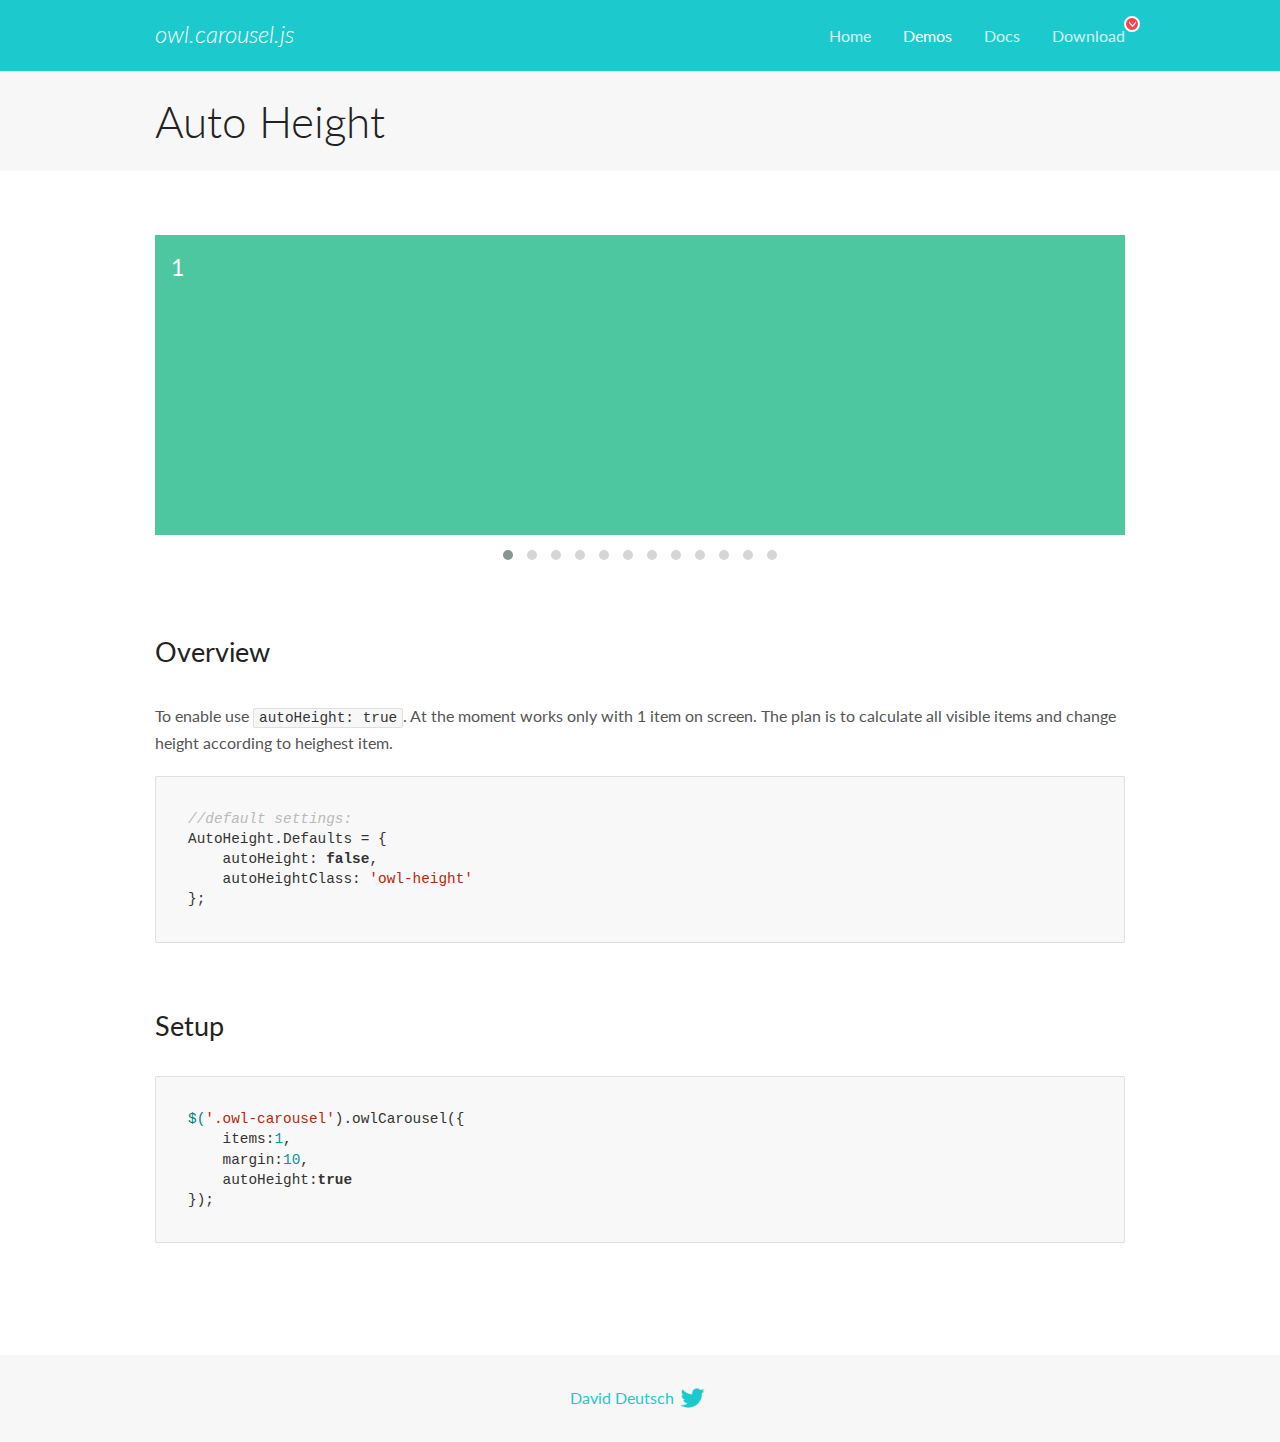
<file: assets/OwlCarousel2/docs/demos/autoheight.html>
<!DOCTYPE html>
<html lang="en">
  <head>

    <!-- head -->
    <meta charset="utf-8">
    <meta name="msapplication-tap-highlight" content="no" />
    <meta name="viewport" content="width=device-width, initial-scale=1.0" />
    <meta name="description" content="autoHeight usage demo">
    <meta name="author" content="David Deutsch">
    <title>
      Auto Height Demo | Owl Carousel | 2.3.4
    </title>

    <!-- Stylesheets -->
    <link href='https://fonts.googleapis.com/css?family=Lato:300,400,700,400italic,300italic' rel='stylesheet' type='text/css'>
    <link rel="stylesheet" href="../assets/css/docs.theme.min.css">

    <!-- Owl Stylesheets -->
    <link rel="stylesheet" href="../assets/owlcarousel/assets/owl.carousel.min.css">
    <link rel="stylesheet" href="../assets/owlcarousel/assets/owl.theme.default.min.css">

    <!-- HTML5 shim and Respond.js IE8 support of HTML5 elements and media queries -->

    <!--[if lt IE 9]>
      <script src="https://oss.maxcdn.com/libs/html5shiv/3.7.0/html5shiv.js"></script>
      <script src="https://oss.maxcdn.com/libs/respond.js/1.3.0/respond.min.js"></script>
    <![endif]-->

    <!-- Favicons -->
    <link rel="apple-touch-icon-precomposed" sizes="144x144" href="../assets/ico/apple-touch-icon-144-precomposed.png">
    <link rel="shortcut icon" href="../assets/ico/favicon.png">
    <link rel="shortcut icon" href="favicon.ico">

    <!-- Yeah i know js should not be in header. Its required for demos.-->

    <!-- javascript -->
    <script src="../assets/vendors/jquery.min.js"></script>
    <script src="../assets/owlcarousel/owl.carousel.js"></script>
  </head>
  <body>

    <!-- header -->
    <header class="header">
      <div class="row">
        <div class="large-12 columns">
          <div class="brand left">
            <h3>
              <a href="/OwlCarousel2/">owl.carousel.js</a> 
            </h3>
          </div>
          <a id="toggle-nav" class="right">
            <span></span> <span></span> <span></span> 
          </a> 
          <div class="nav-bar">
            <ul class="clearfix">
              <li> <a href="/OwlCarousel2/index.html">Home</a>  </li>
              <li class="active">
                <a href="/OwlCarousel2/demos/demos.html">Demos</a> 
              </li>
              <li> <a href="/OwlCarousel2/docs/started-welcome.html">Docs</a>  </li>
              <li>
                <a href="https://github.com/OwlCarousel2/OwlCarousel2/archive/2.3.4.zip">Download</a> 
                <span class="download"></span> 
              </li>
            </ul>
          </div>
        </div>
      </div>
    </header>

    <!-- title -->
    <section class="title">
      <div class="row">
        <div class="large-12 columns">
          <h1>Auto Height</h1>
        </div>
      </div>
    </section>

    <!--  Demos -->
    <section id="demos">
      <div class="row">
        <div class="large-12 columns">
          <div class="owl-carousel owl-theme">
            <div class="item" style="height:300px">
              <h4>1</h4>
            </div>
            <div class="item" style="height:100px">
              <h4>2</h4>
            </div>
            <div class="item" style="height:500px">
              <h4>3</h4>
            </div>
            <div class="item" style="height:250px">
              <h4>4</h4>
            </div>
            <div class="item" style="height:400px">
              <h4>5</h4>
            </div>
            <div class="item" style="height:500px">
              <h4>6</h4>
            </div>
            <div class="item" style="height:600px">
              <h4>7</h4>
            </div>
            <div class="item" style="height:400px">
              <h4>8</h4>
            </div>
            <div class="item" style="height:300px">
              <h4>9</h4>
            </div>
            <div class="item" style="height:350px">
              <h4>10</h4>
            </div>
            <div class="item" style="height:200px">
              <h4>11</h4>
            </div>
            <div class="item" style="height:150px">
              <h4>12</h4>
            </div>
          </div>
          <h3 id="overview">Overview</h3>
          <p>To enable use <code>autoHeight: true</code>. At the moment works only with 1 item on screen. The plan is to calculate all visible items and change height according to heighest item.</p>
          <pre><code>//default settings:
AutoHeight.Defaults = {
    autoHeight: false,
    autoHeightClass: &#39;owl-height&#39;
};</code></pre>
          <h3 id="setup">Setup</h3>
          <pre><code>$(&#39;.owl-carousel&#39;).owlCarousel({
    items:1,
    margin:10,
    autoHeight:true
});</code></pre>
          <script>
            $(document).ready(function() {
              $('.owl-carousel').owlCarousel({
                items: 1,
                margin: 10,
                autoHeight: true
              });
            })
          </script>
        </div>
      </div>
    </section>

    <!-- footer -->
    <footer class="footer">
      <div class="row">
        <div class="large-12 columns">
          <h5>
            <a href="/OwlCarousel2/docs/support-contact.html">David Deutsch</a> 
            <a id="custom-tweet-button" href="https://twitter.com/share?url=https://github.com/OwlCarousel2/OwlCarousel2&text=Owl Carousel - This is so awesome! " target="_blank"></a> 
          </h5>
        </div>
      </div>
    </footer>

    <!-- vendors -->
    <script src="../assets/vendors/highlight.js"></script>
    <script src="../assets/js/app.js"></script>
  </body>
</html>
</file>
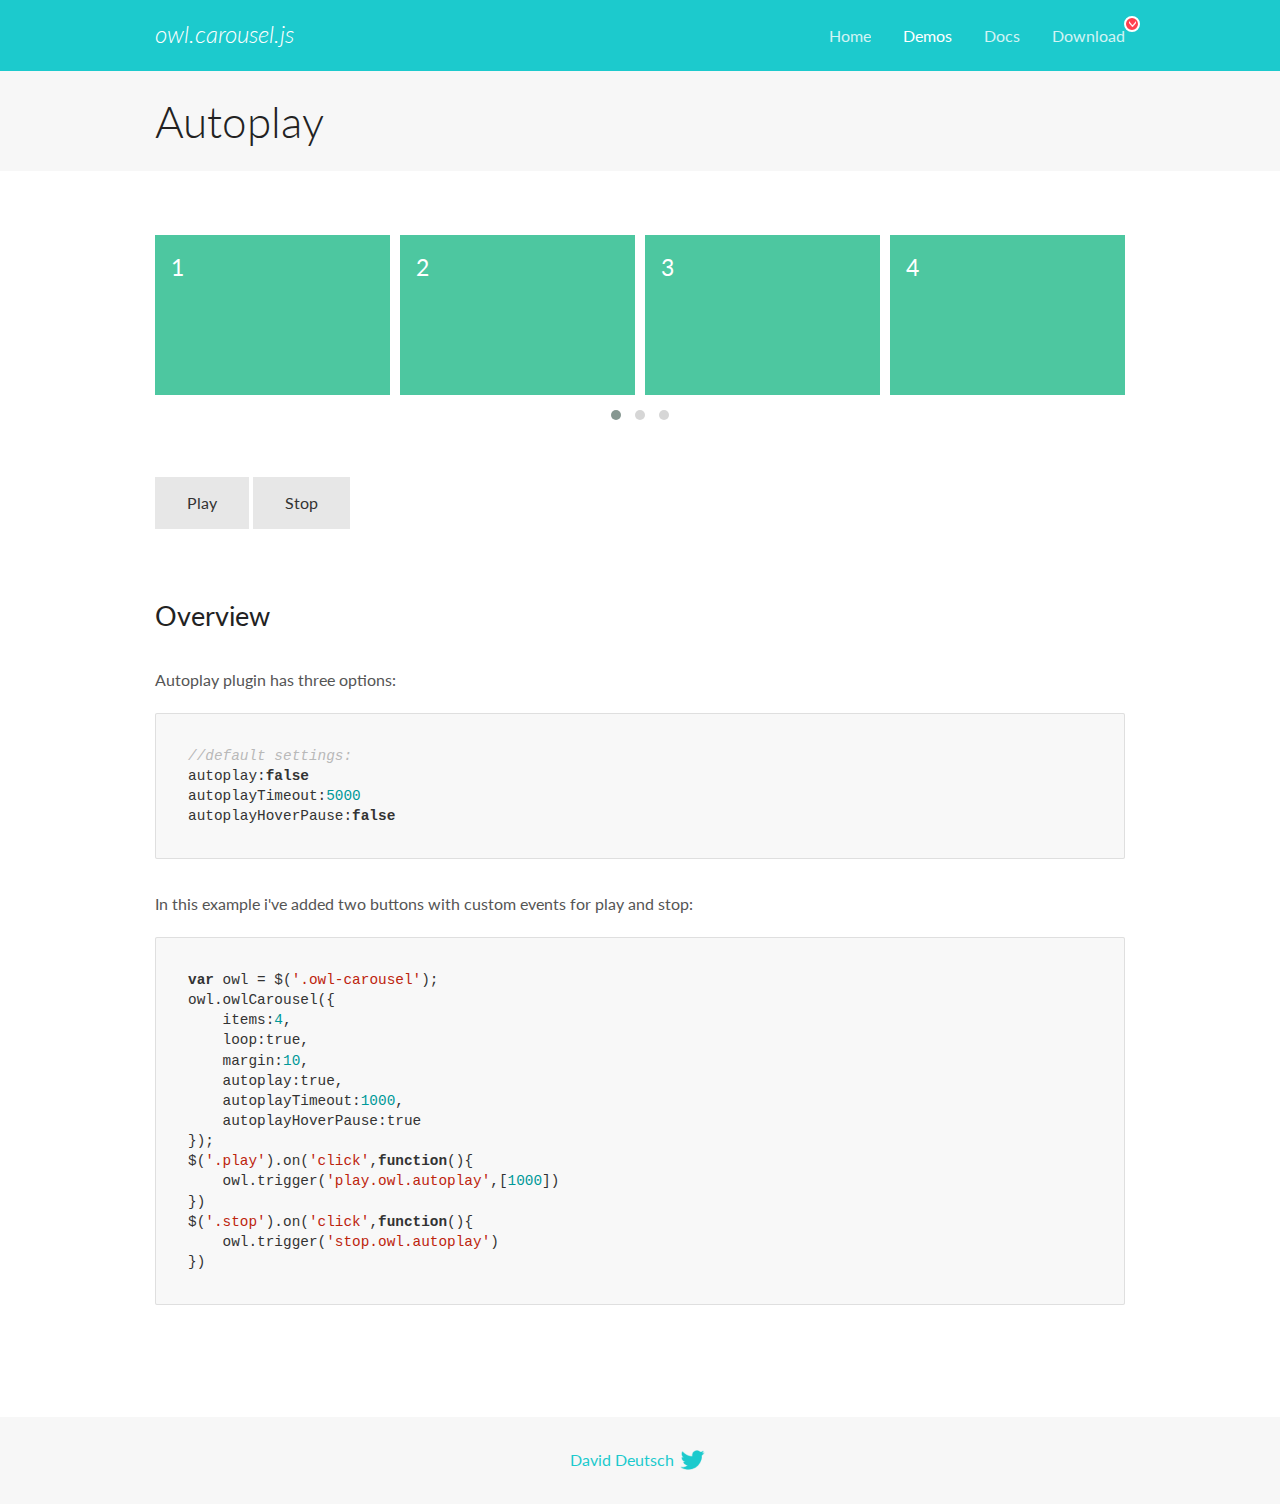
<file: assets/OwlCarousel2/docs/demos/autoplay.html>
<!DOCTYPE html>
<html lang="en">
  <head>

    <!-- head -->
    <meta charset="utf-8">
    <meta name="msapplication-tap-highlight" content="no" />
    <meta name="viewport" content="width=device-width, initial-scale=1.0" />
    <meta name="description" content="Autoplay usage demo">
    <meta name="author" content="David Deutsch">
    <title>
      Autoplay Demo | Owl Carousel | 2.3.4
    </title>

    <!-- Stylesheets -->
    <link href='https://fonts.googleapis.com/css?family=Lato:300,400,700,400italic,300italic' rel='stylesheet' type='text/css'>
    <link rel="stylesheet" href="../assets/css/docs.theme.min.css">

    <!-- Owl Stylesheets -->
    <link rel="stylesheet" href="../assets/owlcarousel/assets/owl.carousel.min.css">
    <link rel="stylesheet" href="../assets/owlcarousel/assets/owl.theme.default.min.css">

    <!-- HTML5 shim and Respond.js IE8 support of HTML5 elements and media queries -->

    <!--[if lt IE 9]>
      <script src="https://oss.maxcdn.com/libs/html5shiv/3.7.0/html5shiv.js"></script>
      <script src="https://oss.maxcdn.com/libs/respond.js/1.3.0/respond.min.js"></script>
    <![endif]-->

    <!-- Favicons -->
    <link rel="apple-touch-icon-precomposed" sizes="144x144" href="../assets/ico/apple-touch-icon-144-precomposed.png">
    <link rel="shortcut icon" href="../assets/ico/favicon.png">
    <link rel="shortcut icon" href="favicon.ico">

    <!-- Yeah i know js should not be in header. Its required for demos.-->

    <!-- javascript -->
    <script src="../assets/vendors/jquery.min.js"></script>
    <script src="../assets/owlcarousel/owl.carousel.js"></script>
  </head>
  <body>

    <!-- header -->
    <header class="header">
      <div class="row">
        <div class="large-12 columns">
          <div class="brand left">
            <h3>
              <a href="/OwlCarousel2/">owl.carousel.js</a> 
            </h3>
          </div>
          <a id="toggle-nav" class="right">
            <span></span> <span></span> <span></span> 
          </a> 
          <div class="nav-bar">
            <ul class="clearfix">
              <li> <a href="/OwlCarousel2/index.html">Home</a>  </li>
              <li class="active">
                <a href="/OwlCarousel2/demos/demos.html">Demos</a> 
              </li>
              <li> <a href="/OwlCarousel2/docs/started-welcome.html">Docs</a>  </li>
              <li>
                <a href="https://github.com/OwlCarousel2/OwlCarousel2/archive/2.3.4.zip">Download</a> 
                <span class="download"></span> 
              </li>
            </ul>
          </div>
        </div>
      </div>
    </header>

    <!-- title -->
    <section class="title">
      <div class="row">
        <div class="large-12 columns">
          <h1>Autoplay</h1>
        </div>
      </div>
    </section>

    <!--  Demos -->
    <section id="demos">
      <div class="row">
        <div class="large-12 columns">
          <div class="owl-carousel owl-theme">
            <div class="item">
              <h4>1</h4>
            </div>
            <div class="item">
              <h4>2</h4>
            </div>
            <div class="item">
              <h4>3</h4>
            </div>
            <div class="item">
              <h4>4</h4>
            </div>
            <div class="item">
              <h4>5</h4>
            </div>
            <div class="item">
              <h4>6</h4>
            </div>
            <div class="item">
              <h4>7</h4>
            </div>
            <div class="item">
              <h4>8</h4>
            </div>
            <div class="item">
              <h4>9</h4>
            </div>
            <div class="item">
              <h4>10</h4>
            </div>
            <div class="item">
              <h4>11</h4>
            </div>
            <div class="item">
              <h4>12</h4>
            </div>
          </div>
          <a class="button secondary play">Play</a> 
          <a class="button secondary stop">Stop</a> 
          <h3 id="overview">Overview</h3>
          <p>Autoplay plugin has three options:</p>
          <pre><code>//default settings:
autoplay:false
autoplayTimeout:5000
autoplayHoverPause:false</code></pre>
          <p>In this example i&#39;ve added two buttons with custom events for play and stop:</p>
          <pre><code>var owl = $(&#39;.owl-carousel&#39;);
owl.owlCarousel({
    items:4,
    loop:true,
    margin:10,
    autoplay:true,
    autoplayTimeout:1000,
    autoplayHoverPause:true
});
$(&#39;.play&#39;).on(&#39;click&#39;,function(){
    owl.trigger(&#39;play.owl.autoplay&#39;,[1000])
})
$(&#39;.stop&#39;).on(&#39;click&#39;,function(){
    owl.trigger(&#39;stop.owl.autoplay&#39;)
})</code></pre>
          <script>
            $(document).ready(function() {
              var owl = $('.owl-carousel');
              owl.owlCarousel({
                items: 4,
                loop: true,
                margin: 10,
                autoplay: true,
                autoplayTimeout: 1000,
                autoplayHoverPause: true
              });
              $('.play').on('click', function() {
                owl.trigger('play.owl.autoplay', [1000])
              })
              $('.stop').on('click', function() {
                owl.trigger('stop.owl.autoplay')
              })
            })
          </script>
        </div>
      </div>
    </section>

    <!-- footer -->
    <footer class="footer">
      <div class="row">
        <div class="large-12 columns">
          <h5>
            <a href="/OwlCarousel2/docs/support-contact.html">David Deutsch</a> 
            <a id="custom-tweet-button" href="https://twitter.com/share?url=https://github.com/OwlCarousel2/OwlCarousel2&text=Owl Carousel - This is so awesome! " target="_blank"></a> 
          </h5>
        </div>
      </div>
    </footer>

    <!-- vendors -->
    <script src="../assets/vendors/highlight.js"></script>
    <script src="../assets/js/app.js"></script>
  </body>
</html>
</file>
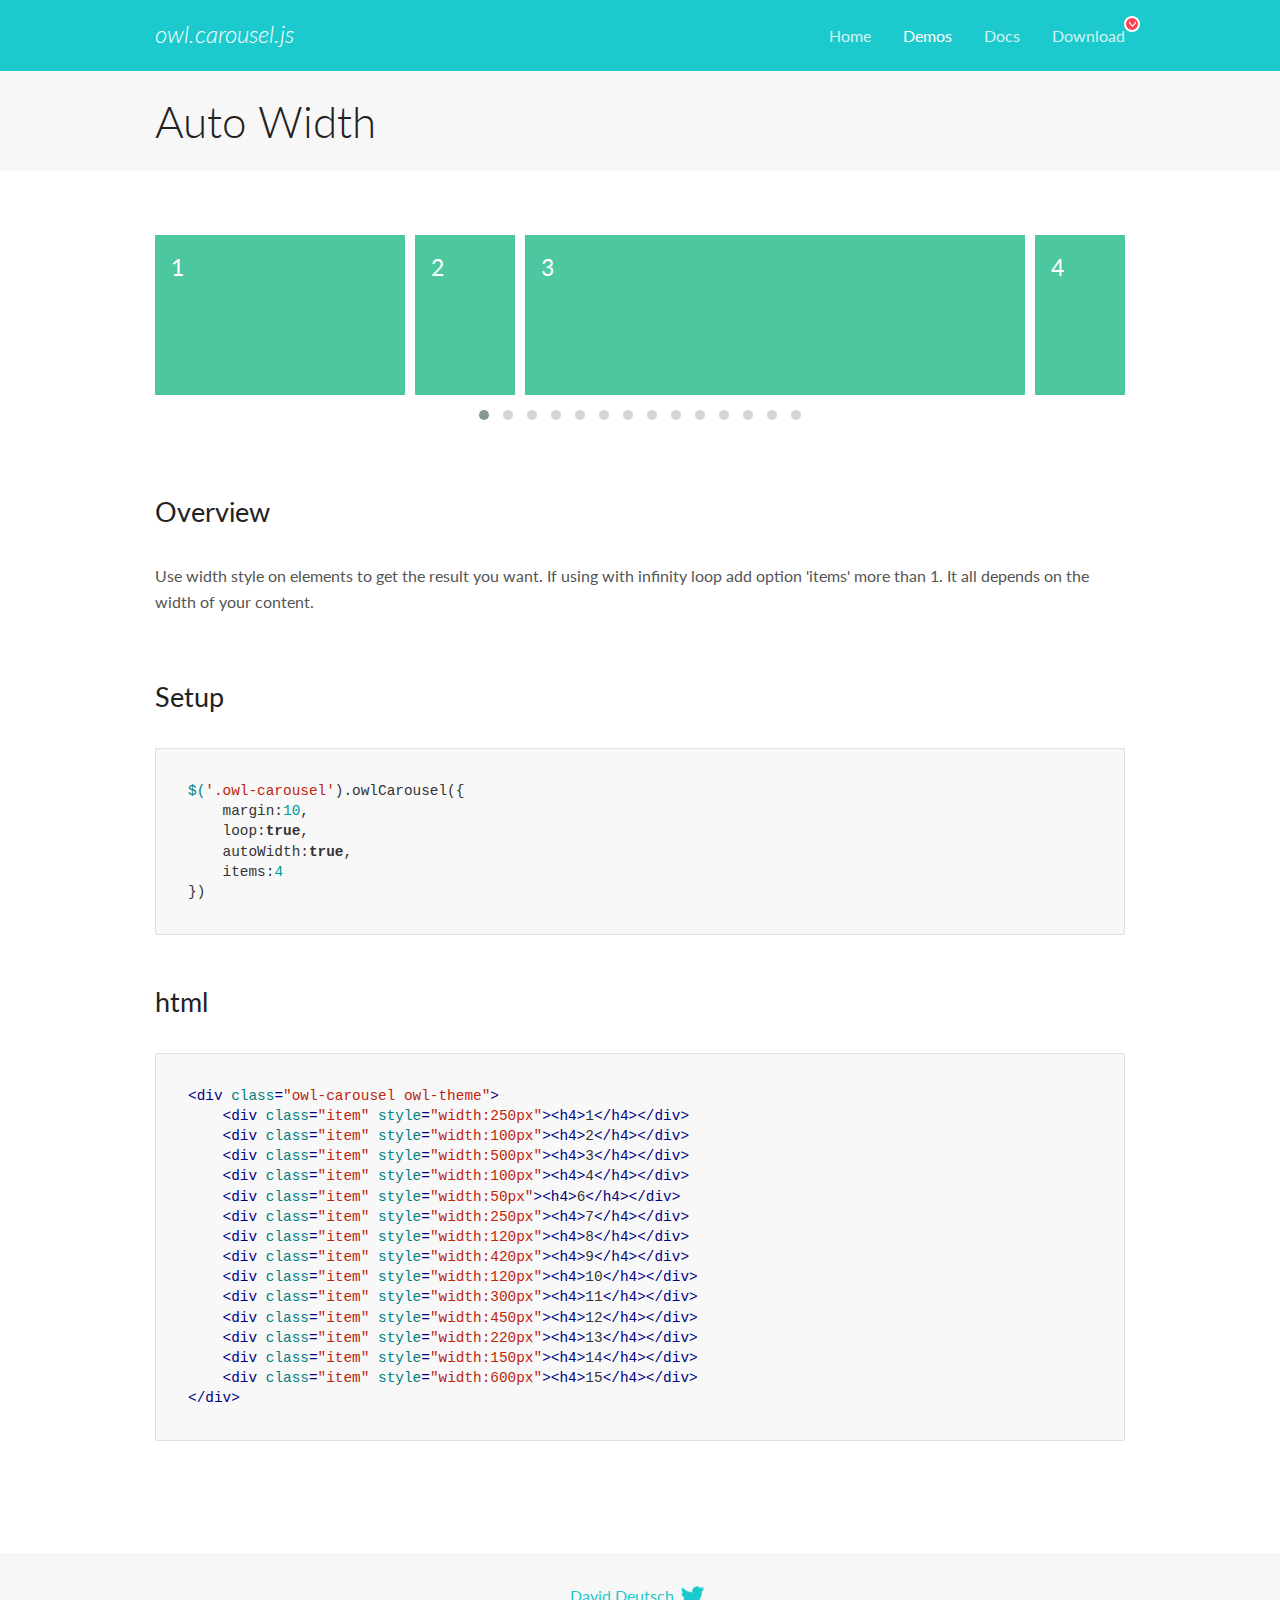
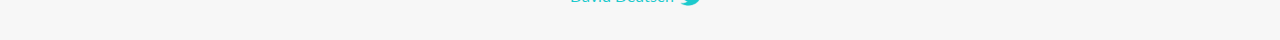
<file: assets/OwlCarousel2/docs/demos/autowidth.html>
<!DOCTYPE html>
<html lang="en">
  <head>

    <!-- head -->
    <meta charset="utf-8">
    <meta name="msapplication-tap-highlight" content="no" />
    <meta name="viewport" content="width=device-width, initial-scale=1.0" />
    <meta name="description" content="Auto Width">
    <meta name="author" content="David Deutsch">
    <title>
      Auto Width Demo | Owl Carousel | 2.3.4
    </title>

    <!-- Stylesheets -->
    <link href='https://fonts.googleapis.com/css?family=Lato:300,400,700,400italic,300italic' rel='stylesheet' type='text/css'>
    <link rel="stylesheet" href="../assets/css/docs.theme.min.css">

    <!-- Owl Stylesheets -->
    <link rel="stylesheet" href="../assets/owlcarousel/assets/owl.carousel.min.css">
    <link rel="stylesheet" href="../assets/owlcarousel/assets/owl.theme.default.min.css">

    <!-- HTML5 shim and Respond.js IE8 support of HTML5 elements and media queries -->

    <!--[if lt IE 9]>
      <script src="https://oss.maxcdn.com/libs/html5shiv/3.7.0/html5shiv.js"></script>
      <script src="https://oss.maxcdn.com/libs/respond.js/1.3.0/respond.min.js"></script>
    <![endif]-->

    <!-- Favicons -->
    <link rel="apple-touch-icon-precomposed" sizes="144x144" href="../assets/ico/apple-touch-icon-144-precomposed.png">
    <link rel="shortcut icon" href="../assets/ico/favicon.png">
    <link rel="shortcut icon" href="favicon.ico">

    <!-- Yeah i know js should not be in header. Its required for demos.-->

    <!-- javascript -->
    <script src="../assets/vendors/jquery.min.js"></script>
    <script src="../assets/owlcarousel/owl.carousel.js"></script>
  </head>
  <body>

    <!-- header -->
    <header class="header">
      <div class="row">
        <div class="large-12 columns">
          <div class="brand left">
            <h3>
              <a href="/OwlCarousel2/">owl.carousel.js</a> 
            </h3>
          </div>
          <a id="toggle-nav" class="right">
            <span></span> <span></span> <span></span> 
          </a> 
          <div class="nav-bar">
            <ul class="clearfix">
              <li> <a href="/OwlCarousel2/index.html">Home</a>  </li>
              <li class="active">
                <a href="/OwlCarousel2/demos/demos.html">Demos</a> 
              </li>
              <li> <a href="/OwlCarousel2/docs/started-welcome.html">Docs</a>  </li>
              <li>
                <a href="https://github.com/OwlCarousel2/OwlCarousel2/archive/2.3.4.zip">Download</a> 
                <span class="download"></span> 
              </li>
            </ul>
          </div>
        </div>
      </div>
    </header>

    <!-- title -->
    <section class="title">
      <div class="row">
        <div class="large-12 columns">
          <h1>Auto Width</h1>
        </div>
      </div>
    </section>

    <!--  Demos -->
    <section id="demos">
      <div class="row">
        <div class="large-12 columns">
          <div class="owl-carousel owl-theme">
            <div class="item" style="width:250px">
              <h4>1</h4>
            </div>
            <div class="item" style="width:100px">
              <h4>2</h4>
            </div>
            <div class="item" style="width:500px">
              <h4>3</h4>
            </div>
            <div class="item" style="width:100px">
              <h4>4</h4>
            </div>
            <div class="item" style="width:50px">
              <h4>6</h4>
            </div>
            <div class="item" style="width:250px">
              <h4>7</h4>
            </div>
            <div class="item" style="width:120px">
              <h4>8</h4>
            </div>
            <div class="item" style="width:420px">
              <h4>9</h4>
            </div>
            <div class="item" style="width:120px">
              <h4>10</h4>
            </div>
            <div class="item" style="width:300px">
              <h4>11</h4>
            </div>
            <div class="item" style="width:450px">
              <h4>12</h4>
            </div>
            <div class="item" style="width:220px">
              <h4>13</h4>
            </div>
            <div class="item" style="width:150px">
              <h4>14</h4>
            </div>
            <div class="item" style="width:600px">
              <h4>15</h4>
            </div>
          </div>
          <h3 id="overview">Overview</h3>
          <p>Use width style on elements to get the result you want. If using with infinity loop add option &#39;items&#39; more than 1. It all depends on the width of your content.</p>
          <h3 id="setup">Setup</h3>
          <pre><code>$(&#39;.owl-carousel&#39;).owlCarousel({
    margin:10,
    loop:true,
    autoWidth:true,
    items:4
})</code></pre>
          <h3 id="html">html</h3>
          <pre><code>&lt;div class=&quot;owl-carousel owl-theme&quot;&gt;
    &lt;div class=&quot;item&quot; style=&quot;width:250px&quot;&gt;&lt;h4&gt;1&lt;/h4&gt;&lt;/div&gt;
    &lt;div class=&quot;item&quot; style=&quot;width:100px&quot;&gt;&lt;h4&gt;2&lt;/h4&gt;&lt;/div&gt;
    &lt;div class=&quot;item&quot; style=&quot;width:500px&quot;&gt;&lt;h4&gt;3&lt;/h4&gt;&lt;/div&gt;
    &lt;div class=&quot;item&quot; style=&quot;width:100px&quot;&gt;&lt;h4&gt;4&lt;/h4&gt;&lt;/div&gt;
    &lt;div class=&quot;item&quot; style=&quot;width:50px&quot;&gt;&lt;h4&gt;6&lt;/h4&gt;&lt;/div&gt;
    &lt;div class=&quot;item&quot; style=&quot;width:250px&quot;&gt;&lt;h4&gt;7&lt;/h4&gt;&lt;/div&gt;
    &lt;div class=&quot;item&quot; style=&quot;width:120px&quot;&gt;&lt;h4&gt;8&lt;/h4&gt;&lt;/div&gt;
    &lt;div class=&quot;item&quot; style=&quot;width:420px&quot;&gt;&lt;h4&gt;9&lt;/h4&gt;&lt;/div&gt;
    &lt;div class=&quot;item&quot; style=&quot;width:120px&quot;&gt;&lt;h4&gt;10&lt;/h4&gt;&lt;/div&gt;
    &lt;div class=&quot;item&quot; style=&quot;width:300px&quot;&gt;&lt;h4&gt;11&lt;/h4&gt;&lt;/div&gt;
    &lt;div class=&quot;item&quot; style=&quot;width:450px&quot;&gt;&lt;h4&gt;12&lt;/h4&gt;&lt;/div&gt;
    &lt;div class=&quot;item&quot; style=&quot;width:220px&quot;&gt;&lt;h4&gt;13&lt;/h4&gt;&lt;/div&gt;
    &lt;div class=&quot;item&quot; style=&quot;width:150px&quot;&gt;&lt;h4&gt;14&lt;/h4&gt;&lt;/div&gt;
    &lt;div class=&quot;item&quot; style=&quot;width:600px&quot;&gt;&lt;h4&gt;15&lt;/h4&gt;&lt;/div&gt;
&lt;/div&gt;</code></pre>
          <script>
            $(document).ready(function() {
              $('.owl-carousel').owlCarousel({
                margin: 10,
                loop: true,
                autoWidth: true,
                items: 4
              })
            })
          </script>
        </div>
      </div>
    </section>

    <!-- footer -->
    <footer class="footer">
      <div class="row">
        <div class="large-12 columns">
          <h5>
            <a href="/OwlCarousel2/docs/support-contact.html">David Deutsch</a> 
            <a id="custom-tweet-button" href="https://twitter.com/share?url=https://github.com/OwlCarousel2/OwlCarousel2&text=Owl Carousel - This is so awesome! " target="_blank"></a> 
          </h5>
        </div>
      </div>
    </footer>

    <!-- vendors -->
    <script src="../assets/vendors/highlight.js"></script>
    <script src="../assets/js/app.js"></script>
  </body>
</html>
</file>
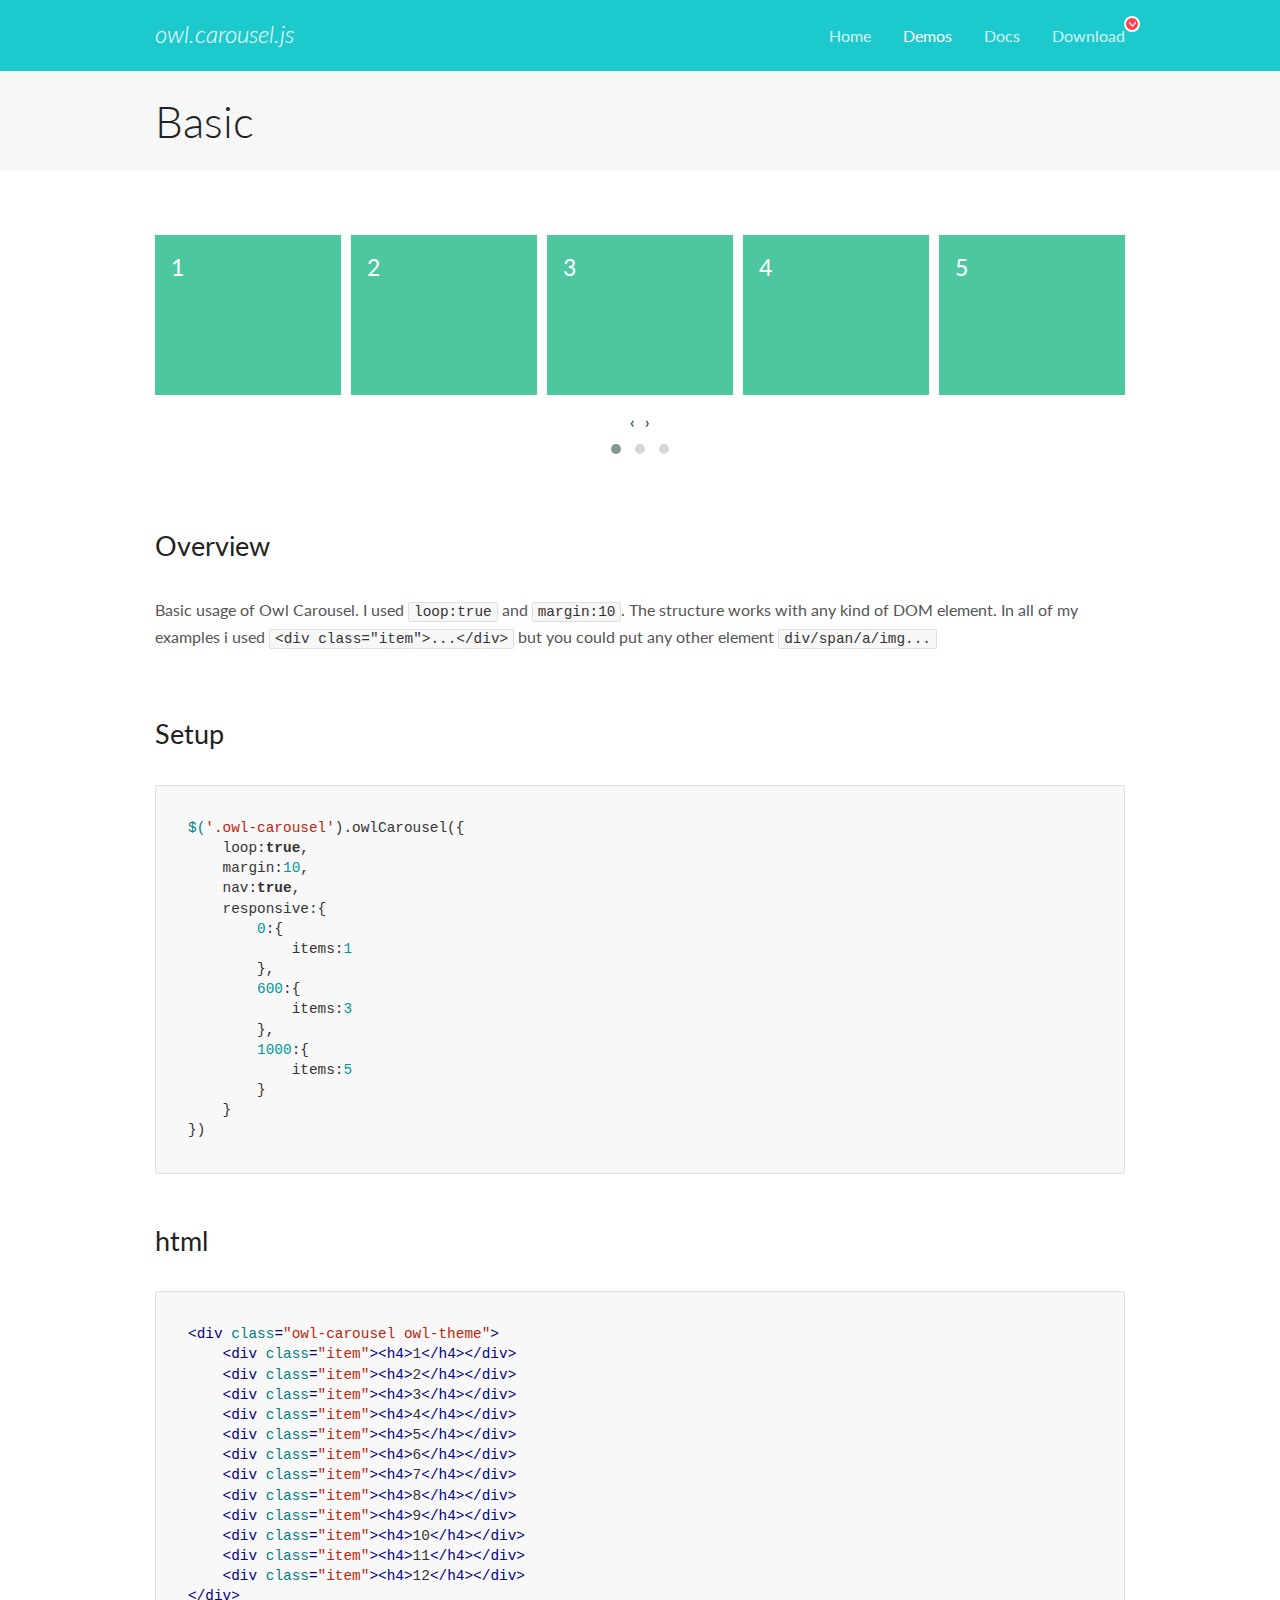
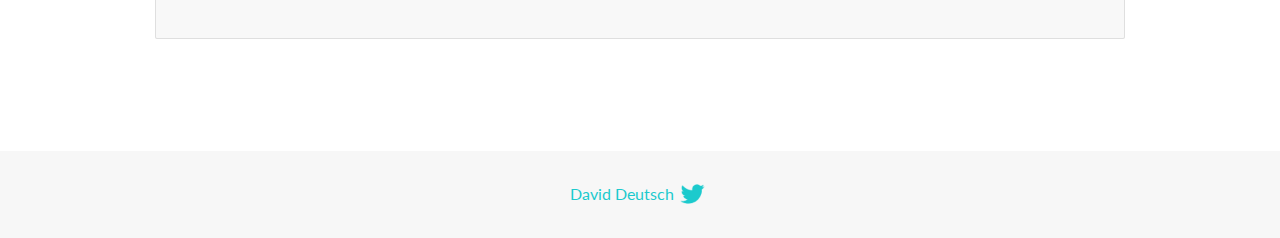
<file: assets/OwlCarousel2/docs/demos/basic.html>
<!DOCTYPE html>
<html lang="en">
  <head>

    <!-- head -->
    <meta charset="utf-8">
    <meta name="msapplication-tap-highlight" content="no" />
    <meta name="viewport" content="width=device-width, initial-scale=1.0" />
    <meta name="description" content="Basic usage demo">
    <meta name="author" content="David Deutsch">
    <title>
      Basic Demo | Owl Carousel | 2.3.4
    </title>

    <!-- Stylesheets -->
    <link href='https://fonts.googleapis.com/css?family=Lato:300,400,700,400italic,300italic' rel='stylesheet' type='text/css'>
    <link rel="stylesheet" href="../assets/css/docs.theme.min.css">

    <!-- Owl Stylesheets -->
    <link rel="stylesheet" href="../assets/owlcarousel/assets/owl.carousel.min.css">
    <link rel="stylesheet" href="../assets/owlcarousel/assets/owl.theme.default.min.css">

    <!-- HTML5 shim and Respond.js IE8 support of HTML5 elements and media queries -->

    <!--[if lt IE 9]>
      <script src="https://oss.maxcdn.com/libs/html5shiv/3.7.0/html5shiv.js"></script>
      <script src="https://oss.maxcdn.com/libs/respond.js/1.3.0/respond.min.js"></script>
    <![endif]-->

    <!-- Favicons -->
    <link rel="apple-touch-icon-precomposed" sizes="144x144" href="../assets/ico/apple-touch-icon-144-precomposed.png">
    <link rel="shortcut icon" href="../assets/ico/favicon.png">
    <link rel="shortcut icon" href="favicon.ico">

    <!-- Yeah i know js should not be in header. Its required for demos.-->

    <!-- javascript -->
    <script src="../assets/vendors/jquery.min.js"></script>
    <script src="../assets/owlcarousel/owl.carousel.js"></script>
  </head>
  <body>

    <!-- header -->
    <header class="header">
      <div class="row">
        <div class="large-12 columns">
          <div class="brand left">
            <h3>
              <a href="/OwlCarousel2/">owl.carousel.js</a> 
            </h3>
          </div>
          <a id="toggle-nav" class="right">
            <span></span> <span></span> <span></span> 
          </a> 
          <div class="nav-bar">
            <ul class="clearfix">
              <li> <a href="/OwlCarousel2/index.html">Home</a>  </li>
              <li class="active">
                <a href="/OwlCarousel2/demos/demos.html">Demos</a> 
              </li>
              <li> <a href="/OwlCarousel2/docs/started-welcome.html">Docs</a>  </li>
              <li>
                <a href="https://github.com/OwlCarousel2/OwlCarousel2/archive/2.3.4.zip">Download</a> 
                <span class="download"></span> 
              </li>
            </ul>
          </div>
        </div>
      </div>
    </header>

    <!-- title -->
    <section class="title">
      <div class="row">
        <div class="large-12 columns">
          <h1>Basic</h1>
        </div>
      </div>
    </section>

    <!--  Demos -->
    <section id="demos">
      <div class="row">
        <div class="large-12 columns">
          <div class="owl-carousel owl-theme">
            <div class="item">
              <h4>1</h4>
            </div>
            <div class="item">
              <h4>2</h4>
            </div>
            <div class="item">
              <h4>3</h4>
            </div>
            <div class="item">
              <h4>4</h4>
            </div>
            <div class="item">
              <h4>5</h4>
            </div>
            <div class="item">
              <h4>6</h4>
            </div>
            <div class="item">
              <h4>7</h4>
            </div>
            <div class="item">
              <h4>8</h4>
            </div>
            <div class="item">
              <h4>9</h4>
            </div>
            <div class="item">
              <h4>10</h4>
            </div>
            <div class="item">
              <h4>11</h4>
            </div>
            <div class="item">
              <h4>12</h4>
            </div>
          </div>
          <h3 id="overview">Overview</h3>
          <p>Basic usage of Owl Carousel. I used <code>loop:true</code> and <code>margin:10</code>. The structure works with any kind of DOM element. In all of my examples i used <code>&lt;div class=&quot;item&quot;&gt;...&lt;/div&gt;</code> but you could
            put any other element <code>div/span/a/img...</code></p>
          <h3 id="setup">Setup</h3>
          <pre><code>$(&#39;.owl-carousel&#39;).owlCarousel({
    loop:true,
    margin:10,
    nav:true,
    responsive:{
        0:{
            items:1
        },
        600:{
            items:3
        },
        1000:{
            items:5
        }
    }
})</code></pre>
          <h3 id="html">html</h3>
          <pre><code>&lt;div class=&quot;owl-carousel owl-theme&quot;&gt;
    &lt;div class=&quot;item&quot;&gt;&lt;h4&gt;1&lt;/h4&gt;&lt;/div&gt;
    &lt;div class=&quot;item&quot;&gt;&lt;h4&gt;2&lt;/h4&gt;&lt;/div&gt;
    &lt;div class=&quot;item&quot;&gt;&lt;h4&gt;3&lt;/h4&gt;&lt;/div&gt;
    &lt;div class=&quot;item&quot;&gt;&lt;h4&gt;4&lt;/h4&gt;&lt;/div&gt;
    &lt;div class=&quot;item&quot;&gt;&lt;h4&gt;5&lt;/h4&gt;&lt;/div&gt;
    &lt;div class=&quot;item&quot;&gt;&lt;h4&gt;6&lt;/h4&gt;&lt;/div&gt;
    &lt;div class=&quot;item&quot;&gt;&lt;h4&gt;7&lt;/h4&gt;&lt;/div&gt;
    &lt;div class=&quot;item&quot;&gt;&lt;h4&gt;8&lt;/h4&gt;&lt;/div&gt;
    &lt;div class=&quot;item&quot;&gt;&lt;h4&gt;9&lt;/h4&gt;&lt;/div&gt;
    &lt;div class=&quot;item&quot;&gt;&lt;h4&gt;10&lt;/h4&gt;&lt;/div&gt;
    &lt;div class=&quot;item&quot;&gt;&lt;h4&gt;11&lt;/h4&gt;&lt;/div&gt;
    &lt;div class=&quot;item&quot;&gt;&lt;h4&gt;12&lt;/h4&gt;&lt;/div&gt;
&lt;/div&gt;</code></pre>
          <script>
            $(document).ready(function() {
              var owl = $('.owl-carousel');
              owl.owlCarousel({
                margin: 10,
                nav: true,
                loop: true,
                responsive: {
                  0: {
                    items: 1
                  },
                  600: {
                    items: 3
                  },
                  1000: {
                    items: 5
                  }
                }
              })
            })
          </script>
        </div>
      </div>
    </section>

    <!-- footer -->
    <footer class="footer">
      <div class="row">
        <div class="large-12 columns">
          <h5>
            <a href="/OwlCarousel2/docs/support-contact.html">David Deutsch</a> 
            <a id="custom-tweet-button" href="https://twitter.com/share?url=https://github.com/OwlCarousel2/OwlCarousel2&text=Owl Carousel - This is so awesome! " target="_blank"></a> 
          </h5>
        </div>
      </div>
    </footer>

    <!-- vendors -->
    <script src="../assets/vendors/highlight.js"></script>
    <script src="../assets/js/app.js"></script>
  </body>
</html>
</file>
<file: assets/css/style.css>
/*================================
1. Header
================================*/

ul,
li,
div,
p,
h1,
h2,
h3,
h4,
h5,
h6,
a,
section,
img,
aside,
header,
footer {
    padding: 0;
    margin: 0;
    transition: all .25s cubic-bezier(.455,.03,.515,.955);
    -moz-transition: all .25s cubic-bezier(.455,.03,.515,.955);
    -ms-transition: all .25s cubic-bezier(.455,.03,.515,.955);
    -webkit-transition: all .25s cubic-bezier(.455,.03,.515,.955);
    -o-transition: all .25s cubic-bezier(.455,.03,.515,.955);
    outline: none;
}
body{
    font-family: 'Roboto', sans-serif;   
    font-family: 'Source Sans Pro', sans-serif;
}
@media (min-width: 1200px){
    .container {
        max-width: 1140px;
    }
}
a{
    color: #EA7127
}
a:hover{
    color: #282828;
}
li{
    list-style-type:none;
}
select, input, a, button {
    outline: none;
}

/* ==================
HEADER
================== */
.siteheader {
    position: relative;
    padding: 30px 0 0 0;
}
.siteheader .logo {}
.siteheader .logo a{}
.siteheader .logo img{
    height: 65px;
}
.siteheader .topsearch {
    border: 1px solid #ebebeb;
    border-radius: 30px;
    margin: 0 auto;
    margin-top: 5px;
}
.siteheader .topcart {
    text-align: right;
    margin-top: 20px;
}

.siteheader .topsearch select {
    display: inline-block !important;
    border: 0;
    border-radius: 30px;
    padding-left: 24px;
    width: 190px;
    font-size: 15px;
}
.siteheader .topsearch .searchajax {
    display: inline-block;
    /*max-width: calc(100% - 190px);
    width: 100%;*/
}
.siteheader .topsearch input[type="text"]{
    min-width: 305px;
    outline: none;
    padding-left: 20px;
    border-width: 0 0 0 1px;
    visibility: visible;
    top: 0;
    line-height: 50px;
    height: auto;
    border-radius: 0 30px 30px 0;
    border-left: 1px solid #ebebeb;
}
.siteheader .topsearch button{
    top: 0;
    line-height: 40px;
    min-width: 105px;
    width: auto;
    border-radius: 30px;
    margin: 5px;
    color: #fff !important;
    font-size: 14px;
    background-color: #EA7127;
    border: none;
    outline: none;
    text-transform: uppercase;
    transition: all .25s cubic-bezier(.455,.03,.515,.955);
    -moz-transition: all .25s cubic-bezier(.455,.03,.515,.955);
    -ms-transition: all .25s cubic-bezier(.455,.03,.515,.955);
    -webkit-transition: all .25s cubic-bezier(.455,.03,.515,.955);
    -o-transition: all .25s cubic-bezier(.455,.03,.515,.955);
}
.siteheader .topsearch button:hover{
    background-color: #282828;
    transition: all .25s cubic-bezier(.455,.03,.515,.955);
    -moz-transition: all .25s cubic-bezier(.455,.03,.515,.955);
    -ms-transition: all .25s cubic-bezier(.455,.03,.515,.955);
    -webkit-transition: all .25s cubic-bezier(.455,.03,.515,.955);
    -o-transition: all .25s cubic-bezier(.455,.03,.515,.955);
}
.siteheader .topcart .topshopcart {
    position: relative;
}
.siteheader .topcart .topshopcart li{
    list-style-type: none;
    display: inline-block;
    padding: 0 0 0 28px;
}

.topshopcart ul.dropdown-list {
    width: 200px;
    position: absolute;
    top: 25px;
    right: 0;
    background: #ffffff;
    z-index: 9;
    border-top: 1px solid #EA7127;
    padding: 10px;
    text-align: center;
    box-shadow: 0px 4px 13px -3px #808080;
}
.topshopcart ul.dropdown-list li{}
.topshopcart ul.dropdown-list li a{
    color: #666666;
    font-size: 14px;
    text-decoration: none;
    display: block;
    padding: 11px 0;
    border-bottom: 1px solid #ccc;
}
.topshopcart ul.dropdown-list li:last-child a {
    border: 0;
}
.topshopcart ul.dropdown-list li a:hover{
    text-decoration: none;
    color: #EA7127;
}
.topshopcart ul.dropdown-list li i.fa{}

.siteheader .topcart .topshopcart li .carticon {
    text-decoration: none;
    position: relative;
    color: #262626;
}
.siteheader .topcart .topshopcart li .carticon:after{
    content: "\f291";
    font-family: "Fontawesome";
    font-size: 14px;
    margin-right: 5px;
    color: #262626;
    line-height: 28px;
}
.siteheader .topcart .topshopcart li .carticon .total-cart {
    background-color: #EA7127;
    top: -13px;
    position: absolute;
    color: #fff;
    /*background: #82b53f;*/
    padding: 6.5px;
    line-height: 7px;
    border-radius: 50%;
    margin-left: 0;
    font-size: 12px;
    right: -9px;
}
.siteheader .topcart .topshopcart li .droplist {
    display: inline-block;
    position: relative;
    top: 6px;
}
.siteheader .topcart .topshopcart li .droplist span{
    font-size: 14px;
    width: 14px;
    height: 2px;
    transition: all .8s;
    position: relative;
    display: inline-block;
    background: #333;
    display: block;
    margin: 3px 0;
}
.siteheader .topcart .dropicon:hover > .droplist span{
    background: #282828;
}
.siteheader .topcart .topshopcart ul {
    display: none;
}
.siteheader .topcart .topshopcart li:hover > ul {
    display: inline-block;
}

.menuwrap {
    border-top: 1px solid #ebebeb;
    padding: 20px 0;
    text-align: center;
    margin-top: 30px;
}
.menuwrap .mainmenu {
    padding: 0;
    margin: 0;
}
.menuwrap .mainmenu li {
    display: inline-block;
    position: relative;
    padding: 7px 0;
}
.menuwrap .mainmenu li a {
    text-decoration: none;
    color: #444444;
    display: block;
    padding: 0 15px;
    font-weight: 500;
}
.menuwrap .mainmenu li a:hover {
    color: #f69e22;
    text-decoration: none;
}
.menuwrap .mainmenu ul {
    display: none;
}
.menuwrap .mainmenu li.hasChild:hover > ul {
    display: inline-block;
}
.menuwrap .dropdown {
    min-width: 180px;
    position: absolute;
    top: 100%;
    left: 17px;
    background: #ffffff;
    z-index: 9;
    border-top: 1px solid #EA7127;
    padding: 10px 15px;
    text-align: center;
    box-shadow: 0px 4px 13px -3px #808080;
    text-align: left;
}
.menuwrap .dropdown li {
    display: block;
    padding: 0;
    margin:0;
}
.menuwrap .dropdown li a{
    display: block;
    padding: 5px 0;
}
.menuwrap .dropdown li a:hover{}
.innerheader .menuwrap {
    margin-top: 0;
    border: 0;
    position: relative;
    top: -5px;
}
.siteheader.innerheader {
    padding: 10px 0 0 0;
}





/*==============
Home - Banner
===============*/
.homebanner {
    position: relative;
    background-color: #cccccc;
    background-repeat: no-repeat;
    background-size: cover;
    background-position: top;
    height: 500px;
}
.homebanner .bannercontent {
    position: absolute;
    top: 50%;
    left: 50%;
    transform: translate(-50%, -50%);
}
.homebanner .bannercontent h2 {
    text-transform: uppercase;
    font-size: 58px;
    color: #000000;
    font-weight: 900;
    font-family: 'Lobster', cursive;
    letter-spacing: 4.2px;
}
.homebanner .bannercontent h4 {
    text-transform: uppercase;
    font-size: 32px;
    color: #000000;
}
.homebanner .bannercontent p {
    color: #000000;
    margin: 15px 0;
    font-size: 18px;
}
.btnshop {
    display: inline-block;
    text-align: center;
    line-height: 40px;
    padding: 0 21px;
    border-radius: 30px;
    margin: 5px;
    color: #fff;
    font-size: 16px;
    background-color: #EA7127;
    border: none;
    outline: none;
    text-transform: uppercase;
    transition: all .25s cubic-bezier(.455,.03,.515,.955);
    -moz-transition: all .25s cubic-bezier(.455,.03,.515,.955);
    -ms-transition: all .25s cubic-bezier(.455,.03,.515,.955);
    -webkit-transition: all .25s cubic-bezier(.455,.03,.515,.955);
    -o-transition: all .25s cubic-bezier(.455,.03,.515,.955);
}
.btnshop:hover {
    text-decoration: none;
    color: #ffffff;
    background-color: #282828;
    transition: all .25s cubic-bezier(.455,.03,.515,.955);
    -moz-transition: all .25s cubic-bezier(.455,.03,.515,.955);
    -ms-transition: all .25s cubic-bezier(.455,.03,.515,.955);
    -webkit-transition: all .25s cubic-bezier(.455,.03,.515,.955);
    -o-transition: all .25s cubic-bezier(.455,.03,.515,.955);
}


/*=====================
HOME - Featured Boxes
======================*/
.featured {
    position: relative;
    padding: 50px 0;
}
.featured .fbox {
    position: relative;
    height: 320px;
}
.featured .fbox img {
    height: 100%;
    width: 100%;
    object-position: top;
    object-fit: cover;
}
.featured .fbox .finfo {
    position: absolute;
    top: 50%;
    left: 50%;
    transform: translate(-50%, -50%);
    width: 100%;
    text-align: center;
    padding: 0px 16px;
    z-index: 9;
}
.featured .fbox:after {
    content: '';
    background: rgba(0,0,0,0.35);
    height: 100%;
    width: 100%;
    position: absolute;
    left: 0;
    top: 0;
}
.featured .fbox .finfo  h3 {
    color: #ffffff;
    font-size: 36px;
    text-transform: uppercase;
    margin-bottom: 10px;
    font-weight: 700;
}
.featured .fbox .finfo  p {
    font-size: 16px;
    color: #ffffff;
    margin-bottom: 10px;
}



/*=====================
HOME - Featured Product
======================*/
.sectiontitle {
    text-align: center;
    margin-bottom: 30px;
}
.sectiontitle .line{
    display: inline-block;
    height: 1px;
    width: 80px;
    background-color: #EA7127;
}
.sectiontitle h2 {
    text-align: center;
    text-transform: uppercase;
    font-size: 36px;
    font-weight: 700;
    margin-bottom: 10px;
    color: #212121;
    font-family: 'Lobster', cursive;
    letter-spacing: 4.2px;
}
.sectiontitle .sub {
    font-style: italic;
    font-size: 18px;
    color: #666;
    margin-bottom: 10px;
}
.featuredProduct {
    position: relative;
    padding: 50px 0 50px 0;
}
.featuredProduct .probox {
    position: relative;
    border: 1px solid #efefef;
    padding: 3px;
    border-radius: 4px;
}
.featuredProduct .probox:hover{
    border-color: rgba(128, 128, 128, 0.15);
    box-shadow: 0px 1px 10px 6px rgba(128, 128, 128, 0.15);
}
.featuredProduct .probox a {
    display: block;
    text-decoration: none;
}
.featuredProduct .probox .thumbnail{
    position: relative;
    height: 250px;
}
.featuredProduct .probox .thumbnail img{
    height: 100%;
    width: 100%;
    object-position: top;
    object-fit: cover;
}
.featuredProduct .proinfo {
    text-align: center;
    padding: 5px;
    height: 110px;
}
.featuredProduct .proinfo h4{
    font-size: 15px;
    color: #333;
    margin-bottom: 8px;
    clear: both;
    display: inline-block;
    overflow: hidden;
    white-space: nowrap;
    width: 100%;
} 
.featuredProduct .proinfo .price{
    font-size: 16px;
    margin-bottom: 5px;
    font-weight: 700;
} 
.featuredProduct .proinfo .price .discounted{
    display: inline-block;
    margin-right: 7px;
    text-decoration: line-through;
    color: #cccccc;
}
.featuredProduct .proinfo .price .sellprice{}
.featuredProduct .proinfo .rating {
    font-size: 11px;
    margin-bottom: 8px;
}
.featuredProduct .proinfo .rating i.fa{}
.featuredProduct .probox .thumbnail .sale {
    background-color: #EA7127;
    position: absolute;
    right: 5px;
    left: auto;
    top: 5px;
    color: #fff;
    min-height: 25px;
    line-height: 25px;
    padding: 1px;
    -webkit-border-radius: 5px;
    -moz-border-radius: 5px;
    min-width: 45px;
    height: auto;
    clear: both;
    font-size: 13px !important;
    font-weight: normal;
    text-align: center;
}
.featuredProduct .metalinks{
    text-align: center;
    display: none;
    height: 110px;
    padding-top: 8px;
}
.featuredProduct .metalinks .icon{
    display: inline-block;
    background-color: #cccccc;
    border-radius: 50%;
    height: 30px;
    width: 30px;
    text-align: center;
    line-height: 30px;
    transition: all .25s cubic-bezier(.455,.03,.515,.955);
    -moz-transition: all .25s cubic-bezier(.455,.03,.515,.955);
    -ms-transition: all .25s cubic-bezier(.455,.03,.515,.955);
    -webkit-transition: all .25s cubic-bezier(.455,.03,.515,.955);
    -o-transition: all .25s cubic-bezier(.455,.03,.515,.955);
}
.featuredProduct .metalinks .icon:hover {
    background-color: #EA7127;
    transition: all .25s cubic-bezier(.455,.03,.515,.955);
    -moz-transition: all .25s cubic-bezier(.455,.03,.515,.955);
    -ms-transition: all .25s cubic-bezier(.455,.03,.515,.955);
    -webkit-transition: all .25s cubic-bezier(.455,.03,.515,.955);
    -o-transition: all .25s cubic-bezier(.455,.03,.515,.955);
}
.featuredProduct .metalinks .icon i.fa{
    color: #333;
}
.featuredProduct .metalinks .icon:hover i.fa{
    color: #ffffff;
}
.featuredProduct .probox:hover > .proinfo .prometa  {
    display: none;
}
.featuredProduct .probox:hover > .proinfo .metalinks  {
    display: block;
}



/*=====================
OUR TESTIMONIALS
====================*/
.testimonails{
    position: relative;
    background-size: cover;
    background-position: top;
    background-repeat: no-repeat;
    min-height: 400px;
    margin: 50px 0;
    padding: 50px 0 20px 0;
}
.testimonails .tbox {
    min-height: 180px;
    border: 1px solid #ffffff;
    background-color: #ffffff;
    width: 70%;
    display: inline-block;
    padding: 20px;
    position: relative;
    text-align: center;
}
.testimonails .tinfo {
    text-align: center;    
}
.testimonails .tbox:after {
    content: '';
    border: 1px solid #EA7127;
    position: absolute;
    width: 98%;
    height: 91%;
    left: 1%;
    top: 4%;
}
.testimonails .tbox .icomma {
    color: #EA7127;
    display: inherit;
    padding: 5px;
    font-size: 36px;
    position: absolute;
    left: 50%;
    top: 4px;
    transform: translate(-50%, -50%);
}
.testimonails .tbox .text {
    color: #444;
    font-size: 14px;
    position: relative;
    width: 100%;
    padding: 40px 40px;
    font-weight: 500;
    margin-bottom: 29px;
}
.testimonails .tuserinfo {
    text-align: center;
    position: relative;
    margin-top: -61px;
}
.testimonails .tuserinfo .avatar{
    height: 90px;
    width: 90px;
    border-radius: 50%;
    overflow: hidden;
    display: inline-block;
}
.testimonails .tuserinfo .avatar img{
    height: 100%;
    width: 100%;
    object-position: top;
    object-fit: cover;
}
.testimonails .tuserinfo h4 {
    text-transform: uppercase;
    font-weight: 700;
    font-size: 19px;
    margin-bottom: 5px;
    text-align: center;
}
.testimonails .tuserinfo .trating {    
    text-align: center;
    font-size: 14px;
    color: #EA7127;
}
.testimonails .testimonailslider .item {
    padding-top: 15px;
}

/*=====================
Client Logo
====================*/
.clientlogo {
    position: relative;
    padding: 10px 0 50px 0;
}
.clientlogo .clientslider .owl-item img {
    display: block;
    width: 100%;
    height: 100%;
    object-fit: contain;
    object-position: center;
}
.clientlogo .clientslider a{
    display: block;
    height: 110px;
}


/*=====================
FOOTER
====================*/
.footer{
    position: relative;
    background-color: #ffffff;    
    min-height: 300px;
    border-top: 1px solid #ebebeb;
    border-bottom: 1px solid #ebebeb;
    padding: 40px 0;
}
.footer .fborder {
    /*border-top: 1px solid #ebebeb;
    border-bottom: 1px solid #ebebeb;
    padding-top: 40px;
    padding-bottom: 40px;*/
}
.footer .footerbox {}
.footer .footerbox h3{
    font-size: 19px;
    text-transform: uppercase;
    font-weight: 500;
    margin-bottom: 20px;
}
.footer .footeraddress {}
.footer .footeraddress ul{}
.footer .footeraddress ul li{
    color: #666666;
    padding: 8px 0 8px 30px;
    position: relative;    
}
.footer .footeraddress ul li a{
    color: #666666;
    text-decoration: none;
    display: block;
}
.footer .footeraddress ul li i.fa {
    position: absolute;
    left: 0;
    top: 11px;
}
.footer .footeraddress ul li a:hover {
    color: #EA7127;
}

.footer .footerlist {
    position: relative;
}
.footer .footerlist li{
    color: #666666;
    padding: 8px 0 8px 20px;
    position: relative; 
}
.footer .footerlist li:before {
    content: '';
    height: 8px;
    width: 8px;
    background-color: #EA7127;
    position: absolute;
    top: 16px;
    border-radius: 50%;
    left: 0px;

}
.footer .footerlist li a{
    color: #666666;
    text-decoration: none;
}
.footer .footerlist li a:hover{
    color: #EA7127;
    text-decoration: none;
}
.footer .openhours  {}
.footer .openhours  p{
    margin: 8px 0;
}

.copyright {
    padding: 20px 0;
}
.copyright .copytxt{
    font-size: 13px;
}
.sociallist {
    text-align: right;
}
.sociallist li{
    list-style-type: none;
    display: inline-block;
    padding-left: 3px;
}
.sociallist li a{
    text-decoration: none;
    height: 30px;
    width: 30px;
    text-align: center;
    display: inline-block;
    line-height: 30px;
    border-radius: 50%;
    color: #ffffff;
}
.sociallist li a i.fa{}
.facebook {
    background-color: #3b5998;
}
.twitter {
    background-color: #00acee;
}
.linkedin {
    background-color: #0e76a8;
}
.youtube {
    background-color: #FF0000;
}
.instagram {
    background-color: #3f729b ;
}


/*======================
Page Banner
======================*/
.pagebanner {
    position: relative;
    background-color: #cccccc;
    background-repeat: no-repeat;
    background-size: cover;
    background-position: top;
    height: 250px;
}
.pagebanner .bannercontent {
    position: absolute;
    top: 50%;
    left: 50%;
    transform: translate(-50%, -50%);
}
.pagebanner .pagebreadcomb {

}
.pagebanner .pagebreadcomb li{
    color: #EA7127;
    text-transform: uppercase;
    display: inline-block;
    font-size: 30px;
    font-weight: 700;
    position: relative;
    padding: 0 15px;
}
.pagebanner .pagebreadcomb li a{
    color: #ffffff;
    text-transform: uppercase;
    font-size: 30px;
    text-decoration: none;
    font-weight: 700;
    position: relative;
}
.pagebanner .pagebreadcomb li a:after {
    content: "/";
    color: #fff;
    position: absolute;
    right: -29px;
    font-size: 26px;
    top: 1px;
}
.pagebanner .pagebreadcomb li a:hover{
    color: #EA7127;
    text-transform: uppercase;
    text-decoration: none;
}



/*=================
Our Story
=================*/
.maincontent {
    padding: 40px 0;
}
.ourstory {
    position: relative;
}
.ourstory .storycontent{
    font-size: 15px;
}
.ourstory .storycontent p{
    margin-bottom: 10px;
}
.ourstory .storyimage{
    height: 300px;
}
.ourstory .storyimage img{
    height: 100%;
    width: 100%;
    object-position: center;
    object-fit: cover;
}
.outvision {
    padding-top: 70px;
}

/*====================
Our Team
=====================*/
.ourteam {
    padding-top: 70px;
    padding-bottom: 40px;
    position: relative;
}
.ourteam .teambox {
    text-align: center;
}
.ourteam .teambox .imgthumbnail{
   height: 250px;
    width: 250px;
    display: inline-block;
    overflow: hidden;
    border-radius: 50%;
    margin-bottom: 20px;
}
.ourteam .teambox .imgthumbnail img {
    height: 100%;
    width: 100%;
    object-position: center;
    object-fit: cover;
}
.ourteam .teambox h3{
    color: #212121;
    text-transform: uppercase;
    font-size: 16px;
    font-weight: 700;
    margin-bottom: 10px;
}
.ourteam .teambox p{
    color: #666666;
    font-size: 13px;
}
.ourteam .socialist{
    margin-top: 10px;
}
.ourteam .socialist li{
    display: inline-block;
}
.ourteam .socialist li a {
    text-decoration: none;
    display: block;
    color: #666666;
    font-size: 16px;
    height: 30px;
    width: 30px;
    background-color: transparent;
    line-height: 30px;
    text-align: center;
    border-radius: 50%;
}
.ourteam .socialist li a:hover{
    color: #ffffff;
    background-color: #EA7127;
}


/*==================
SHOP
=================*/
.shopcontent {
    padding: 50px 0;
}
.shopcontent .products {
    position: relative;
}
.products .probox {
    position: relative;
    border: 1px solid #efefef;
    padding: 3px;
    border-radius: 4px;
    margin-bottom: 30px;
}
.products .probox:hover{
    border-color: rgba(128, 128, 128, 0.15);
    box-shadow: 0px 1px 10px 6px rgba(128, 128, 128, 0.15);
}
.products .probox a {
    display: block;
    text-decoration: none;
}
.products .probox .thumbnail{
    position: relative;
    height: 280px;
}
.products .probox .thumbnail img{
    height: 100%;
    width: 100%;
    object-position: top;
    object-fit: cover;
}
.products .proinfo {
    text-align: center;
    padding: 5px;
    height: 110px;
}
.products .proinfo h4{
    font-size: 15px;
    color: #333;
    margin-bottom: 8px;
    clear: both;
    display: inline-block;
    overflow: hidden;
    white-space: nowrap;
    width: 100%;
} 
.products .proinfo .price{
    font-size: 16px;
    margin-bottom: 5px;
    font-weight: 700;
} 
.products .proinfo .price .discounted{
    display: inline-block;
    margin-right: 7px;
    text-decoration: line-through;
    color: #cccccc;
}
.products .proinfo .price .sellprice{}
.products .proinfo .rating {
    font-size: 11px;
    margin-bottom: 8px;
}
.products .proinfo .rating i.fa{}
.products .probox .thumbnail .sale {
    background-color: #EA7127;
    position: absolute;
    right: 5px;
    left: auto;
    top: 5px;
    color: #fff;
    min-height: 25px;
    line-height: 25px;
    padding: 1px;
    -webkit-border-radius: 5px;
    -moz-border-radius: 5px;
    min-width: 45px;
    height: auto;
    clear: both;
    font-size: 13px !important;
    font-weight: normal;
    text-align: center;
}
.products .metalinks{
    text-align: center;
    display: none;
    height: 110px;
    padding-top: 8px;
}
.products .metalinks .icon{
    display: inline-block;
    background-color: #cccccc;
    border-radius: 50%;
    height: 30px;
    width: 30px;
    text-align: center;
    line-height: 30px;
    transition: all .25s cubic-bezier(.455,.03,.515,.955);
    -moz-transition: all .25s cubic-bezier(.455,.03,.515,.955);
    -ms-transition: all .25s cubic-bezier(.455,.03,.515,.955);
    -webkit-transition: all .25s cubic-bezier(.455,.03,.515,.955);
    -o-transition: all .25s cubic-bezier(.455,.03,.515,.955);
}
.products .metalinks .icon:hover {
    background-color: #EA7127;
    transition: all .25s cubic-bezier(.455,.03,.515,.955);
    -moz-transition: all .25s cubic-bezier(.455,.03,.515,.955);
    -ms-transition: all .25s cubic-bezier(.455,.03,.515,.955);
    -webkit-transition: all .25s cubic-bezier(.455,.03,.515,.955);
    -o-transition: all .25s cubic-bezier(.455,.03,.515,.955);
}
.products .metalinks .icon i.fa{
    color: #333;
}
.products .metalinks .icon:hover i.fa{
    color: #ffffff;
}
.products .probox:hover > .proinfo .prometa  {
    display: none;
}
.products .probox:hover > .proinfo .metalinks  {
    display: block;
}

.shopcontent .shopfilter {
    margin-bottom: 40px;
    border: 1px solid #e5e5e5;
    padding: 2px 7px;
    height: 50px;
    line-height: 45px;
}
.shopcontent .shopfilter .viewlist {}
.shopcontent .shopfilter .viewlist a{
    color: #212121;
    font-size: 30px;
    text-decoration: none;
    display: inline-block;
    margin-right: 5px;
}
.shopcontent .shopfilter .viewlist a:hover {
    text-decoration: none;   
}
.shopcontent .shopfilter a.active {
    color: #EA7127;
}
.shopcontent .shopfilter .viewlist .gridview{}
.shopcontent .shopfilter .viewlist .listview{}
.shopcontent .shopfilter .showingpro {
    color: #666666;
    font-weight: 500;
    text-align: center;
}
.shopcontent .shopfilter .sortpro select {
    color: #666666;
    font-size: 14px;
    border: 1px solid #e5e5e5;
    height: 34px;
    position: relative;
    top: -2px;
}
.paginationwrap {
    margin-top: 40px;
    text-align: center;
}
.paginationlist {
    display: inline-block;
}
.paginationlist li{
    display: inline-block;
}
.paginationlist li a{
    font-size: 15px;
    padding: 0 11px;
    min-height: 30px;
    min-width: 30px;
    line-height: 30px;
    margin: 0;
    margin-right: -1px;
    text-align: center;
    display: inline-block;
    border: 1px solid #e5e5e5;
    position: relative;
    color: #666;
    text-decoration: none;
}
.paginationlist li a:hover {
    background-color: #EA7127;
    border: 1px solid #EA7127;
    color: #ffffff;
}
.paginationlist li span {
    font-size: 15px;
    padding: 0 11px;
    min-height: 30px;
    min-width: 30px;
    line-height: 30px;
    margin: 0;
    margin-right: -1px;
    text-align: center;
    display: inline-block;
    border: 1px solid #e5e5e5;
    position: relative;
    color: #666;
}
.prosidebar {
    border: 1px solid #e5e5e5;
    min-height: 300px;
    padding: 9px;
}
.prosidebar .sidebarwidget{
    margin-bottom: 40px;
}
.mrginbotnone {
    margin-bottom: 0 !important;
}
.prosidebar .sidebarwidget h3{
    color: #212121;
    text-transform: uppercase;
    display: block;
    font-size: 19px;
    font-weight: 700;
    margin-bottom: 15px;
}
.prosidebar ul {}
.prosidebar ul li{}
.prosidebar ul li a{
    text-decoration: none;
    color: #212121;
    text-transform: uppercase;
    display: block;
    font-size: 15px;
    font-weight: 500;
    padding: 5px 0;
    border-bottom: 1px solid #e5e5e5;
}
.prosidebar ul li a:hover {
    color: #EA7127;
}
.prosidebar ul li:last-child a {
    border: none;
}
.pricebtn {
    background-color: #EA7127;
    border: 1px solid #EA7127;
    color: #fff;
    text-transform: uppercase;
    text-decoration: none;
    display: block;
    outline: none;
    width: 100%;
    font-size: 15px;
    padding: 5px 0;
    margin: 10px 0 6px 0;
}
.pricebtn:hover {
    background-color: #212121;
    border: 1px solid #212121;
}
.lblprice {
    margin-top: 10px;
}
.pricerange {
    width: 100%;
}
.tagcloud {}
.tagcloud a {
    padding: 5px 7px;
    background-color: #cccccc;
    margin: 0 3px 8px 0px;
    text-decoration: none; 
    display: inline-block;
    color: #212121;
    border-radius: 20px;
    font-size: 12px;
}
.tagcloud a:hover {
    text-decoration: none; 
    background-color: #EA7127;
    color: #ffffff;
}

/*======================
Vendor Content
=======================*/
.vendorcontent {
    position: relative;
    padding: 50px 0;
}
.vendorcontent .vendorfilter {
    background-color: #ffffff;
    padding: 20px;
    box-shadow: 1px 1px 20px 0px #E9E9E9;
    display: flex;
    justify-content: space-between;
    align-items: center;
    flex-wrap: wrap;
    width: 100%;
}
.vendorcontent .vendorfilter .showing{
    color: #666666;
    font-size: 15px;
    font-weight: 500;
}

.allvendor {
    position: relative;
}
.allvendor .vendorcard{
    box-shadow: 1px 1px 20px 0px #E9E9E9;
    margin-bottom: 30px;
    position: relative;
}
.allvendor .vendorcard .imgwrp {
    height: 320px;
    width: 100%;
    position: relative;
}
.allvendor .vendorcard .imgwrp img{
    height: 100%;
    width: 100%;
    object-fit: cover;
    object-position: center;
}
.allvendor .vendorcard .imgwrp:after{
    content: '';
    position: absolute;
    background-color: rgba(0,0,0,0.4);
    height: 100%;
    width: 100%;
    top: 0;
    left: 0;
}
.allvendor .vendorinfo {
    color: #ffffff;
    position: absolute;
    top: 41%;
    left: 50%;
    transform: translate(-50%, -50%);
    width: 100%;
    padding: 20px;
}
.allvendor .vendorinfo h4 {
    margin-bottom: 15px;
    font-size: 30px;
    text-transform: uppercase;
    font-weight: 700;
}
.allvendor .vendorinfo a{
    display: block;
    text-decoration: none;
    color: #ffffff;
}
.allvendor .vendorlink {
    min-height: 50px;
    line-height: 50px;
    padding: 10px 15px;
}
.allvendor .vendorlink a{
    color: #ffffff;
    background-color: #EA7127;
    text-decoration: none;
    height: 50px;
    width: 50px;
    line-height: 50px;
    border-radius: 50%;
    text-transform: uppercase;
    font-size: 44px;
    display: inline-block;
    text-align: center;
}
.allvendor .avaitar {
    height: 100px;
    width: 100px;
    border-radius: 50%;
    overflow: hidden;
    display: inline-block;
    border: 5px solid #fff;
    position: absolute;
    bottom: 30px;
    right: 20px;
    box-shadow: 0px 0px 30px -6px #afafaf;
}
.allvendor .avaitar img {
    height: 100%;
    width: 100%;
    object-fit: cover;
    object-position: center;
}
.allvendor .paginationwrap{
    margin-bottom: 40px;
}
.vendorcontent .filterright {
    position: relative;
    width: 70%;
    text-align: right;
}
.vendorcontent .filterright .sortby {
    display: inline-block;
    position: relative;
    top: -5px;
    margin-right: 31px;
}
.vendorcontent .filterright .sortby select {
    height: 38px;
    margin-left: 10px;
    width: 142px;
}
.vendorcontent .filterright .views {
    display: inline-block;
}
.vendorcontent .filterright .views button{
    color: #212121;
    font-size: 30px;
    text-decoration: none;
    display: inline-block;
    margin-right: 5px;
    border: 0;
    background: transparent;
    outline: none;
}

.vendorcontent .filterright .views button.active{
    color: #EA7127;
}
.allvendor .fullcol {
    width: 100%;
    flex: 0 0 100%;
    max-width: 100%;
}
.allvendor .fullcol .vendorcard .imgwrp {
    height: 185px;
}
.allvendor .fullcol .vendorinfo {
    top: 36%;
}
/*====================
Services
=====================*/
.serviceswrap {
    padding: 50px 0;
    position: relative;
}
.serviceswrap .serviceImage {
    height: auto;
    width: 100%;
    overflow: hidden;
}
.serviceswrap .serviceImage img{
     height: 100%;
    width: 100%;
    object-fit: cover;
    object-position: center;
}
.serviceswrap .serviceinfo {
    padding: 30px;
    background: #f1f7fc;
}
.serviceswrap .serviceinfo h2{
    text-transform: uppercase;
    color: #212121;
    font-size: 28px;
    margin-bottom: 20px;
}
.serviceswrap .serviceinfo p{
    color: #666666;
}
.serviceswrap .flex {
    display: flex;
}
.serviceswrap .bg {
    background: #f1f7fc;
}
.serviceswrap .padd0 {
    padding-left: 0;
    padding-right: 0;
    display: flex;
    justify-content: center;
    align-items: center;
}
.serviceswrap .container .row {
    margin-bottom: 30px;
}

/*====================
Contact Us
=====================*/
.contactwrap {
    position: relative;
    padding: 50px 0;
}
.contactform {}
.contactform label{
    font-weight: 500;
}
.contactform .form-control {
    height: 45px;
}
.contactform  .btncontact {
    top: 0;
    line-height: 40px;
    min-width: 125px;
    padding: 5px 25px;
    width: auto;
    border-radius: 30px;
    margin: 5px;
    color: #fff !important;
    font-size: 15px;
    background-color: #EA7127;
    border: none;
    outline: none;
    text-transform: uppercase;
    transition: all .25s cubic-bezier(.455,.03,.515,.955);
    -moz-transition: all .25s cubic-bezier(.455,.03,.515,.955);
    -ms-transition: all .25s cubic-bezier(.455,.03,.515,.955);
    -webkit-transition: all .25s cubic-bezier(.455,.03,.515,.955);
    -o-transition: all .25s cubic-bezier(.455,.03,.515,.955);
}
.contactform  .btncontact:hover {
    background-color: #282828;
    transition: all .25s cubic-bezier(.455,.03,.515,.955);
    -moz-transition: all .25s cubic-bezier(.455,.03,.515,.955);
    -ms-transition: all .25s cubic-bezier(.455,.03,.515,.955);
    -webkit-transition: all .25s cubic-bezier(.455,.03,.515,.955);
    -o-transition: all .25s cubic-bezier(.455,.03,.515,.955);
}
.contactwrap .contactinfo {
    text-align: center;
    padding-left: 100px;
}
.contactwrap .contactcard {
    position: relative;
    padding-left: 50px;
    text-align: left;    
    margin-bottom: 50px;
}
.contactwrap .contactcard i.fa {
    position: absolute;
    font-size: 36px;
    left: 0px;
    top: -6px;
    color: #EA7127;
}
.contactwrap .contactcard span {
    font-size: 16px;
    font-weight: 500;
}
.contactmap {
    margin-bottom: 40px;
}
.contactmap iframe{
    width: 100%;
}


/*Extras*/
.ddn{
    display: none;
}
.mobilemenu {
    display: inline-block;
    position: relative;
    top: 19px;
    background-color: transparent;
    outline: none;
    padding: 3px 6px;
    border: 2px solid #282828;
    border-radius: 5px;
}
.mobilemenu span{
    background: #282828;
    font-size: 14px;
    width: 20px;
    height: 3px;
    transition: all .8s;
    position: relative;
    display: inline-block;    
    display: block;
    margin: 3px 0;

}
.bodyoverlay {
    -webkit-transition: all 0.5s ease;
    -moz-transition: all 0.5s ease;
    -o-transition: all 0.5s ease;
    transition: all 0.5s ease;
    position: relative;
}
.bodyoverlay:after {
    content: '';
    background-color: rgba(0,0,0,0.8);
    -webkit-transition: all 0.5s ease;
    -moz-transition: all 0.5s ease;
    -o-transition: all 0.5s ease;
    transition: all 0.5s ease;
    height: 100%;
    width: 100%;
    position: absolute;
    top: 0;
    left: 0;
}
.closeme {
    color: #EA7127;
    outline: none;
    border: 0;
    background: transparent;
    position: absolute;
    top: 15px;
    right: 15px;
    display: none;
}
.toggleSubMenu {
    display: none;
}
.innerheader .innermenumain{
    display: none;
}


/*================
Vendor Details
================*/
.vendordetails {
    position: relative;
    margin-bottom: 50px;
}
.vendordetails .bgimage{
    position: relative;
    background-color: #cccccc;
    background-repeat: no-repeat;
    background-size: cover;
    background-position: top;
    height: 350px;
}
.vendordetails .bgimage:after {
    content: '';
    background: rgba(255,255,255,0.25);
    position: absolute;
    height: 100%;
    width: 100%;
    top: 0;
    left: 0;
}
.vendordetails .vendorinfo {
    display: flex;
    flex-wrap: wrap;
    justify-content: center;
    margin-top: -43px;
    z-index: 999;
    position: relative;
}
.vendordetails .vendorinfo .avaitar {
    width: 200px;
    height: 200px;
    display: inline-block;
    margin-right: 25px;
    overflow: hidden;
    background: #ffffff;
    border: 1px solid #cccccc;
    padding: 5px;
}
.vendordetails .vendorinfo .avaitar img{
    height: 100%;
    width: 100%;
    object-position: center;
    object-fit: cover;
}
.vendordetails .vdeails {
    display: inline-block;

}
.vendordetails  .vdeails a {
    display: block;
    text-decoration: none;
    color: #000000;

}
.vendordetails  .vdeails h4{
    margin-bottom: 10px;
    font-size: 30px;
    text-transform: uppercase;
    font-weight: 700;
}
.vendordetails  .vdeails .address{
    margin-bottom: 8px;
}
.vendordetails  .vdeails .address i.fa {
    margin-right: 5px;
}
.filtervendorfilter {
    margin-top: 15px;
}
.filterfield {
    width: 100%;
}
.filterfield .formcontrol{
    height: 40px;
    display: inline-block;
    width: 17%;
}
.btnfsubmit {
    top: 0;
    line-height: 40px;
    width: 105px;
    margin: 5px;
    color: #fff !important;
    font-size: 14px;
    background-color: #EA7127;
    border: none;
    outline: none;
    text-transform: uppercase;
    transition: all .25s cubic-bezier(.455,.03,.515,.955);
    -moz-transition: all .25s cubic-bezier(.455,.03,.515,.955);
    -ms-transition: all .25s cubic-bezier(.455,.03,.515,.955);
    -webkit-transition: all .25s cubic-bezier(.455,.03,.515,.955);
    -o-transition: all .25s cubic-bezier(.455,.03,.515,.955);
}
.btnfsubmit:hover {
        background-color: #282828;
    transition: all .25s cubic-bezier(.455,.03,.515,.955);
    -moz-transition: all .25s cubic-bezier(.455,.03,.515,.955);
    -ms-transition: all .25s cubic-bezier(.455,.03,.515,.955);
    -webkit-transition: all .25s cubic-bezier(.455,.03,.515,.955);
    -o-transition: all .25s cubic-bezier(.455,.03,.515,.955);
}
</file>
<file: assets/css/responsive.css>
@media only screen and  (min-width: 1200px) {
	
}
@media only screen and  (max-width: 1200px) {
    .siteheader .topsearch {
        border: 1px solid #ebebeb;
        border-radius: 25px;
        margin: 0 auto;
        margin-top: 0;
    }

    .siteheader .topsearch select {
        border: 0;
        border-radius: 0px;
        padding-left: 0;
        width: 28%;
        font-size: 14px;
        display: inline-block !important;
    }

    .siteheader .topsearch .searchajax {
        display: inline-block;
        width: 70%;
    }
    .siteheader .topsearch input[type="text"] {
        width: 240px;
        min-width: auto;
    }
    .ourteam .teambox .imgthumbnail {
        width: 200px;
        height: 200px;
    }
    .shopcontent .shopfilter .sortpro select {
        width: 100%;
    }
    .filterfield .formcontrol {
        width: 33%;
        margin-bottom: 5px;
    }
    .btnfsubmit {
        width: 33%;   
        margin-left: 0;
        margin-right: 0;
    }

}

@media only screen and (max-width: 991px) {	
	.featured .fbox {
        margin-bottom: 30px;
    }
    .footer .footerbox {
        margin-bottom: 30px;
    }
    .testimonails .tbox {
        width: 85%;
    }
    .topsearch, .mdn {
        display: none;
    }
    .homebanner .bannercontent {
        width: 100%;
        padding: 0 20px;
    }
    .ourteam .teambox {
        margin-bottom: 40px;
    }
    .contactwrap .contactinfo {
        padding-left: 30px;
    }
    .contactform {
        margin-bottom: 40px;
    }
    .shopcontent .shopfilter .sortpro select {
        width: 100%;
    }

    .ddn{
        display: block;
    }
    .siteheader, 
    .innerheader {
        position: relative;
        padding: 10px 0 10px 0 !important;
    }
    .menuwrap,
    .innerheader .menuwrap{
        margin: 0;
        border: 0;
        text-align: left;
        width: 40%;
        position: fixed;
        z-index: 99;
        height: 100vh;
        top: 0;
        left: 0;
        padding: 20px;
        background: #212121;
        display: none;
    }
    .menuwrap .mainmenu li {
        display: block;
        position: relative;
        padding: 7px 0;
    }
     .menuwrap .mainmenu li a{
        color: #EA7127;
     }
     .closeme {
        display: inline-block;
     }
     .menuwrap .mainmenu {
        padding: 0;
        margin: 30px 0 0px 0;
    }
    .menuwrap .mainmenu ul{
        display: none;
    }
    .menuwrap .mainmenu li.hasChild:hover > ul {
        display: none;
    }
    .menuwrap .dropdown {
        display: block;
        position: relative;
        width: 100%;
        background: transparent;
        box-shadow: none;
        border: 0;
    }
    .menuwrap .mainmenu li.hasChild {
        padding: 0 40px 0 0px;
        position: relative;
    }
    .toggleSubMenu {
        display: inline-block;
        color: #EA7127;
        top: 0;
        position: absolute;
        right: 0;
        height: 23px;
        width: 23px;
        text-align: center;
        cursor: pointer;
        z-index: 9;
    }
    .menuwrap .dropdown li {
        padding: 0;
    }
    .innerheader .innermenumain{
        display: block;
    }
    .siteheader .logo img {
        height: auto;
        width: 100%;
    }

    .pagebanner:after {
        content: '';
        background: rgba(0,0,0,0.5);
        height: 100%;
        width: 100%;
        top: 0;
        left: 0;
        position: absolute;
    }
    .pagebanner .bannercontent {
        z-index: 9;
        width: 100%;
        text-align: center;
    }
    .filterfield .formcontrol {
        width: 32%;
        margin-bottom: 5px;
    }
     .btnfsubmit {
        width: 32%;   
        margin-left: 0;
        margin-right: 0;
    }

 
}


@media only screen and (max-width: 771px) {
   .homebanner .bannercontent h2 {
    margin-bottom: 15px;
    font-size: 36px;
   }
   .contactwrap .contactinfo {
       padding-left: 0px;
    }
    .menuwrap,
    .innerheader .menuwrap {
        width: 55%;
    }
    .mobilemenu {
        top: 10px;
    }
    .siteheader .topcart {
        margin-top: 10px;
    }
    .vendorcontent .filterright {
        position: relative;
        width: 100%;
        text-align: left;
        margin-top: 12px;
    }
    .filterfield .formcontrol {
        width: 49%;
        margin-bottom: 5px;
    }
     .btnfsubmit {
        width: 49%;   
        margin-left: 0;
        margin-right: 0;
    }

    
}


@media only screen and (max-width: 551px) {
    .sociallist {
        text-align: center;
        margin-top: 15px;
    }
    .copyright .copytxt {
        text-align: center;
    }
    .testimonails .tbox {
        width: 100%;
    }
    .topsearch {
        display: none;
    }
    .menuwrap,
    .innerheader .menuwrap {
        width: 65%;
    }
}
</file>
<file: assets/css/carousel.css>
﻿
/*
Item Name: jQuery Carousel Evolution
Author: Mapalla
Author URI: http://codecanyon.net/user/Mapalla
Version: 1.0
*/

/* _______________________________________________ */

/* CONTAINER */
/* _______________________________________________ */


.carousel {
  position : relative;
  margin : 0 auto;
  width :100%;
  height : auto;
  border : none;
  overflow : visible;
}

/* _______________________________________________ */

/* SLIDES */
/* _______________________________________________ */

/* slide container */

.carousel .slides {
  margin : 0;
  padding : 0;
  border : none;
  list-style : none;
  position : relative;
  overflow : visible;
  left: 10%;
}

/* slide item */

.carousel .slides .slideItem {
  position : absolute;
  cursor : pointer;
  overflow : hidden;
  padding : 0;
  margin : 0;
  border : none;
}

.carousel .slides .slideItem a {
  display: block;
  text-decoration : none;
  margin : 0;
  padding : 0;
  border : none;
  outline : none;
}

.carousel .slides .slideItem img {
  margin : 0;
  padding : 0;
  border : none;
  width : 100%;
  height : 100%;
}

/* _______________________________________________ */

/* DIRECTION BUTTON */
/* _______________________________________________ */


.carousel .nextButton {
  position : absolute;
  right : 25px;
  top : 275px;
  width : 35px;
  height : 35px;
  background : url("../images/next_button.png") no-repeat center;
  cursor : pointer;
  background-size: contain;
}

.carousel .prevButton {
  position : absolute;
  left : 25px;
  top : 275px;
  width : 35px;
  height: 35px;
  background : url("../images/prev_button.png");
  cursor : pointer;
  background-size: contain;
}

/* _______________________________________________ */

/* NAVIGATION BUTTON */
/* _______________________________________________ */

/* buttons container */

.carousel .buttonNav {
  position : relative;
  margin : 0 auto;
  z-index : 999;
}

/* numbers */

.carousel .buttonNav .numbers {
  position : relative;
  float : left;
  margin : 5px;
  color : #828282;
  cursor : pointer;
  font-weight : bold;
  text-decoration : none;
  font-size : 1em;
  font-family : Arial, Verdana;
}

.carousel .buttonNav .numbers:hover {
  color: #000;
  text-decoration : underline;
}

.carousel .buttonNav .numberActive {
  background : none;
  color : #000;
  cursor : default;
}

/* bullets */

.carousel .buttonNav .bullet {
  position : relative;
  float : left;
  width : 16px;
  height : 16px;
  background : url(../images/Bullet-White.png) no-repeat center;
  margin : 5px;
  float : left;
  cursor : pointer;
}

.carousel .buttonNav .bullet:hover { background : url(../images/Bullet-Black.png) no-repeat center; }

.carousel .buttonNav .bulletActive {
  background : url(../images/Bullet-Black.png) no-repeat center;
  cursor : default;
}

/* ____________________________________________________________ */

/* VIDEO */
/* ____________________________________________________________ */


.carousel .slides .videoOverlay { background : url("../images/video.png") no-repeat center; /* play button */ }

.carousel .slides .spinner { background : #000 url("../images/loading.gif") no-repeat center; /* video preloader */ }

/* _____________________________ *

/* SHADOW */
/* _____________________________ */


.carousel .shadow {
  width : 100%;
  height : 82px;
}

.carousel .shadow .shadowLeft {
  background : url("../images/shadowLeft.png") no-repeat;
  width : 100px;
  height : 82px;
  /* fix png problems in ie */
  -ms-filter: "progid:DXImageTransform.Microsoft.AlphaImageLoader(src=images/shadowLeft.png, sizingmethod=scale)"; /* IE8 */
 filter: progid:DXImageTransform.Microsoft.AlphaImageLoader(src=images/shadowLeft.png, sizingmethod=scale);   /* IE6 & 7 */
}

.carousel .shadow .shadowMiddle {
  height : 82px;
  background: url("../images/shadowTile.png") repeat-x;
  /* fix png problems in ie */
  -ms-filter: "progid:DXImageTransform.Microsoft.AlphaImageLoader(src=images/shadowTile.png, sizingmethod=scale)"; /* IE8 */
 filter: progid:DXImageTransform.Microsoft.AlphaImageLoader(src=images/shadowTile.png, sizingmethod=scale);   /* IE6 & 7 */
}

.carousel .shadow .shadowRight {
  width : 100px;
  height : 82px;
  background: url("../images/shadowRight.png") no-repeat;
  /* fix png problems in ie */
  -ms-filter: "progid:DXImageTransform.Microsoft.AlphaImageLoader(src=images/shadowRight.png, sizingmethod=scale)"; /* IE8 */
 filter: progid:DXImageTransform.Microsoft.AlphaImageLoader(src=images/shadowRight.png, sizingmethod=scale);   /* IE6 & 7 */
}

/* ____________________________________________________________ */

/* REFLECTION GRADIENT */
/* ____________________________________________________________ */

/* gradient color for Opera */

.carousel .gradient { background-image : url(../scripts/gradient.svg); }
</file>
